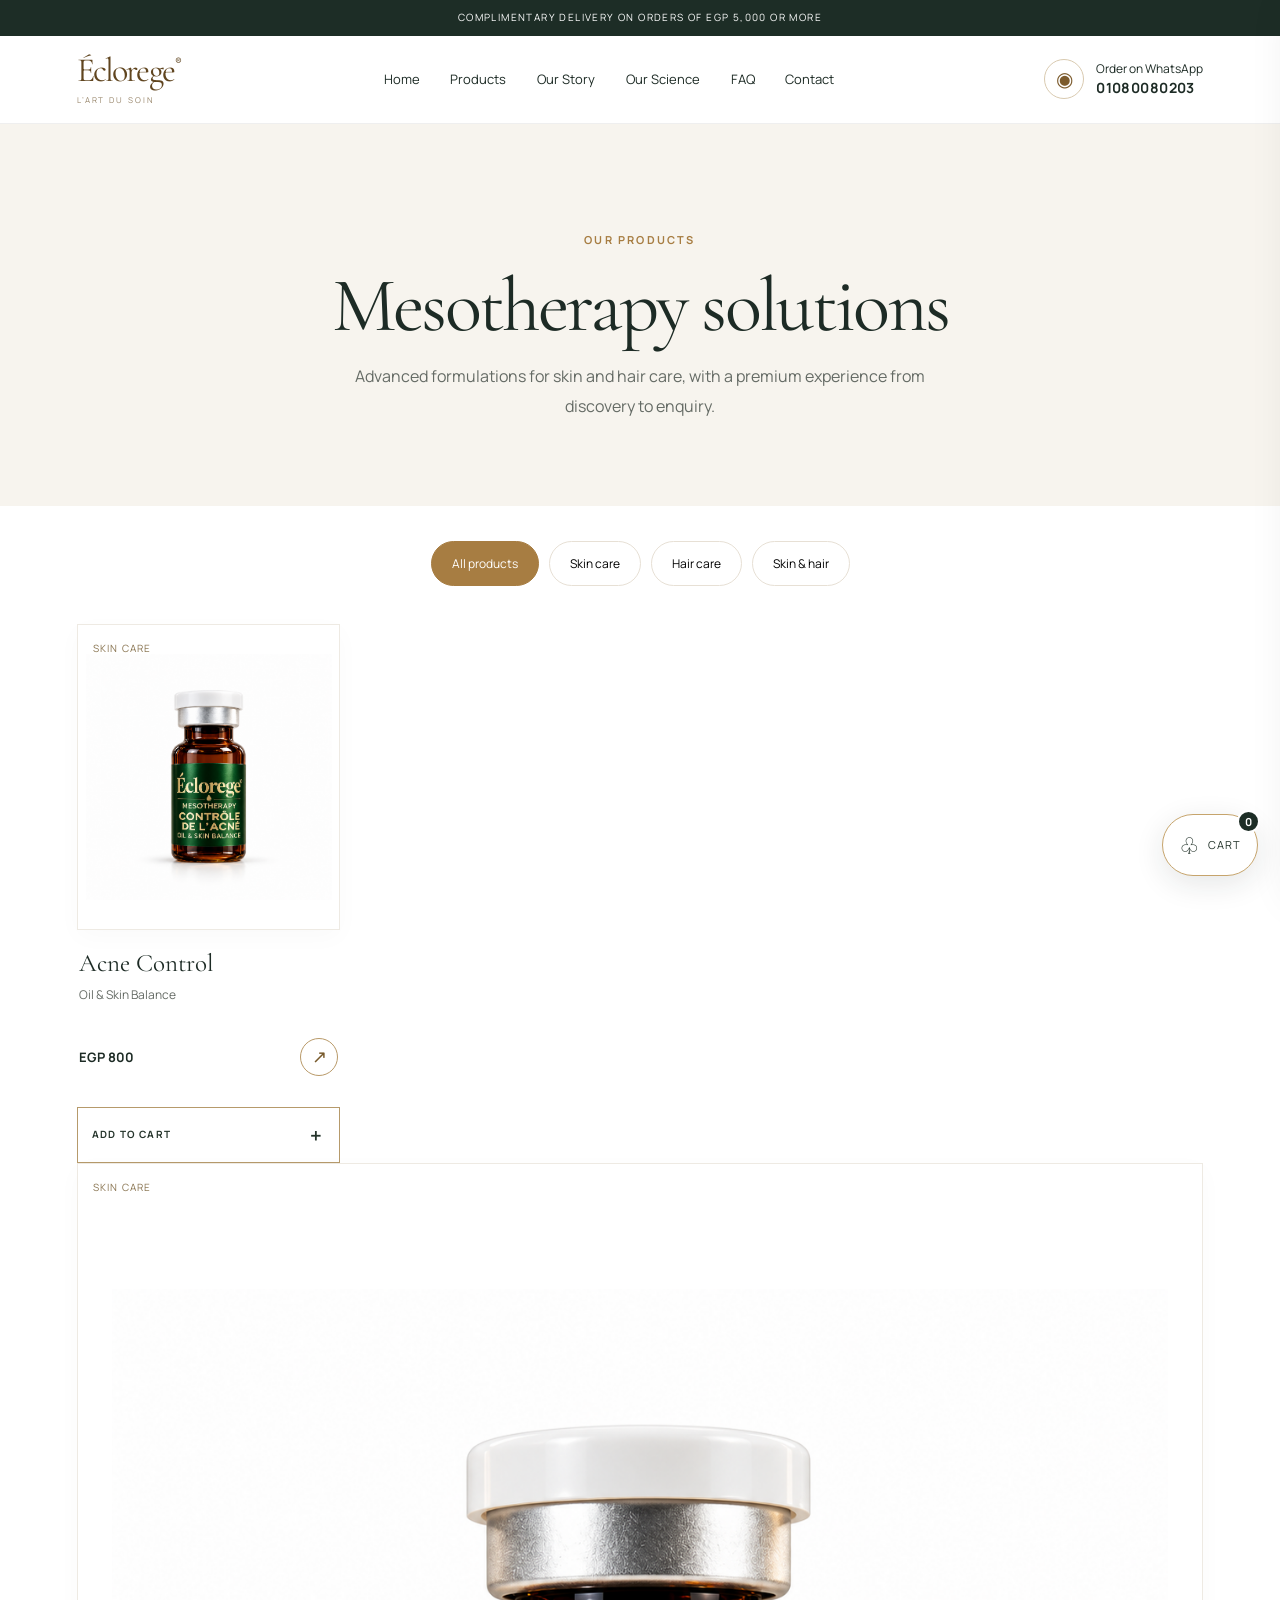
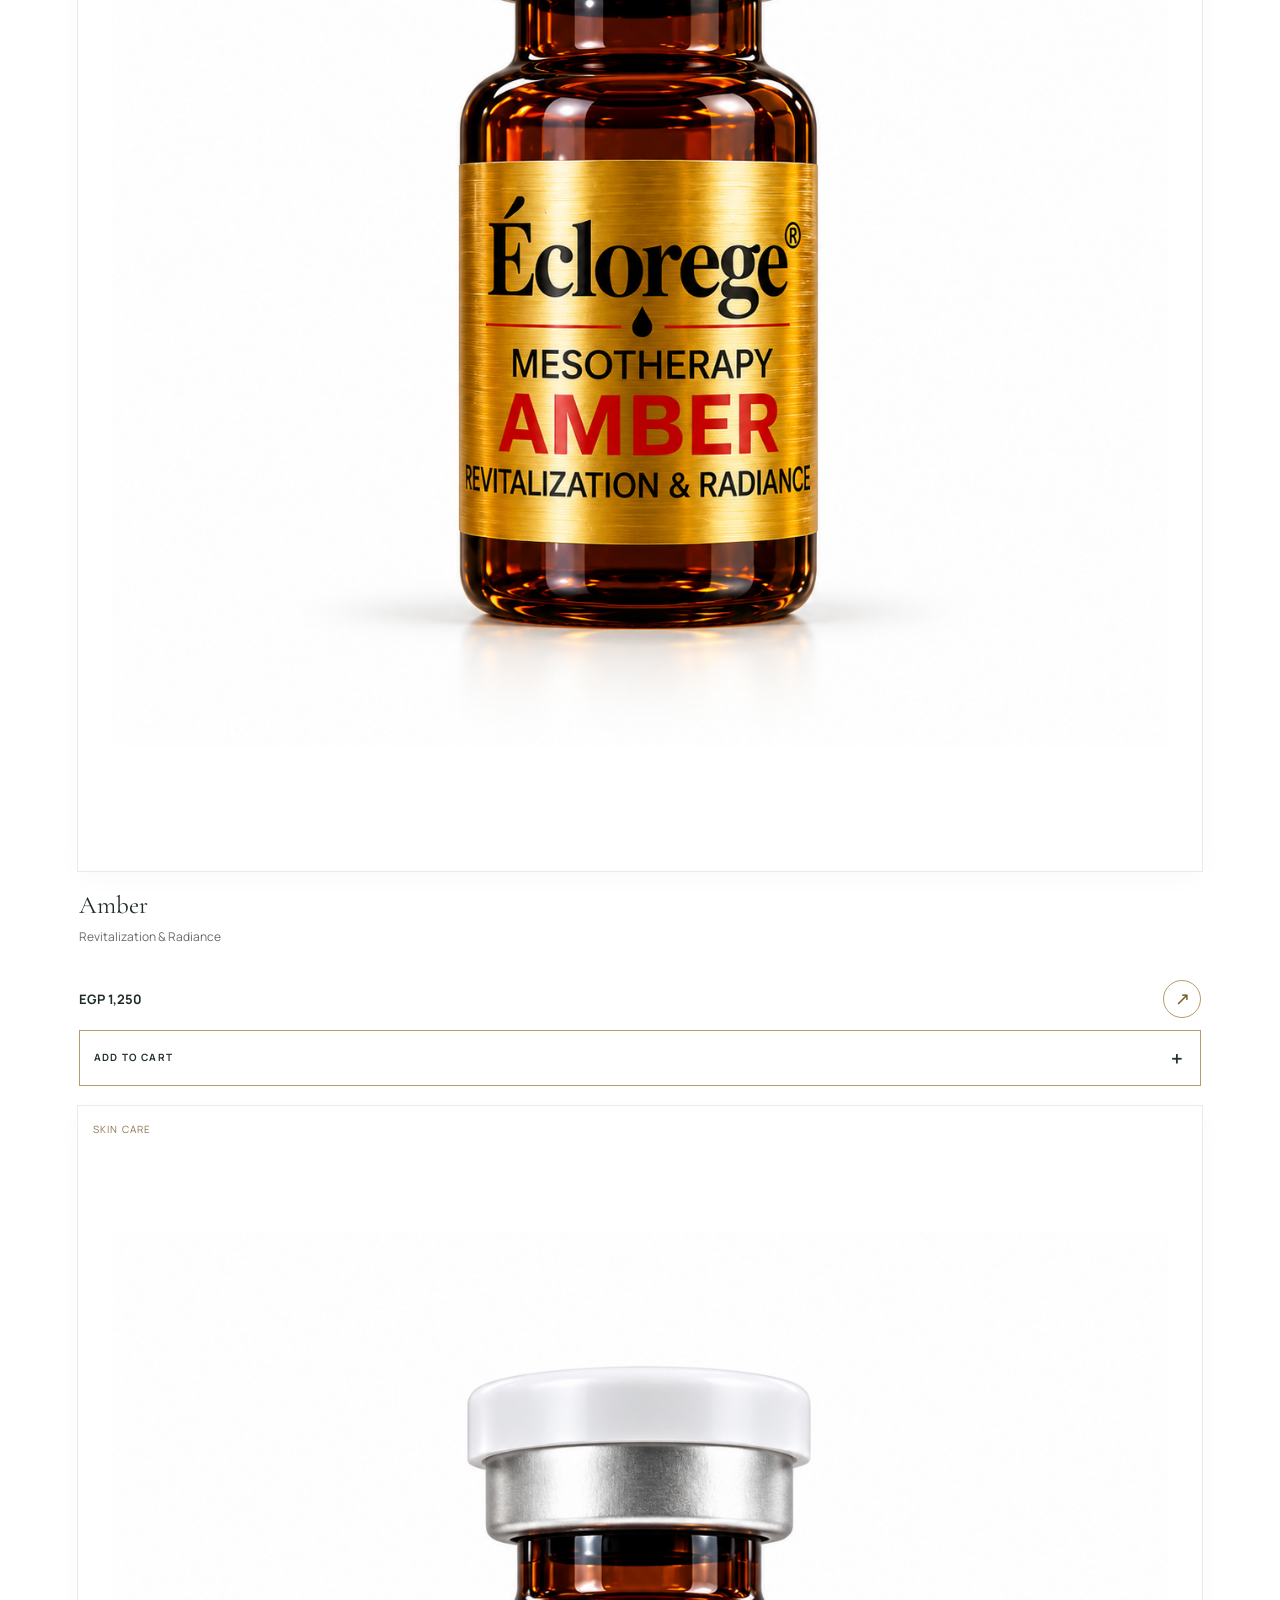
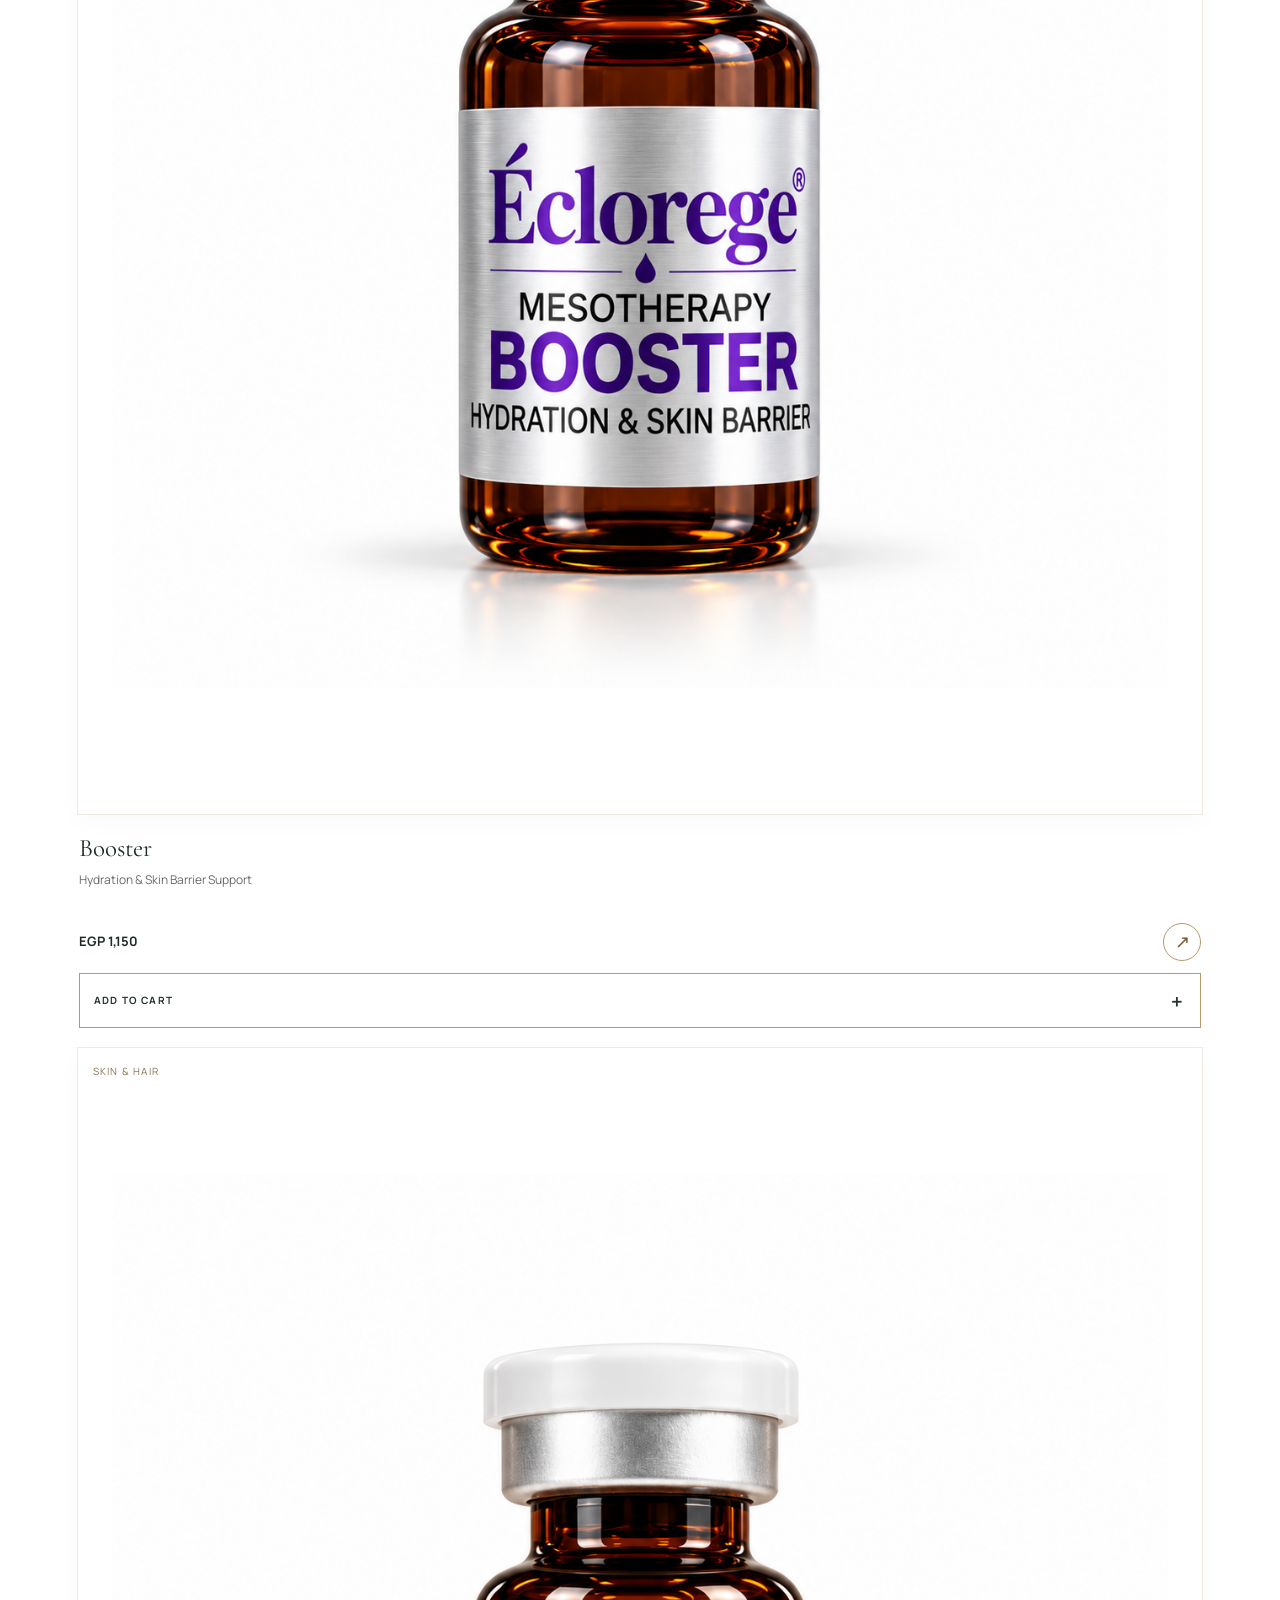
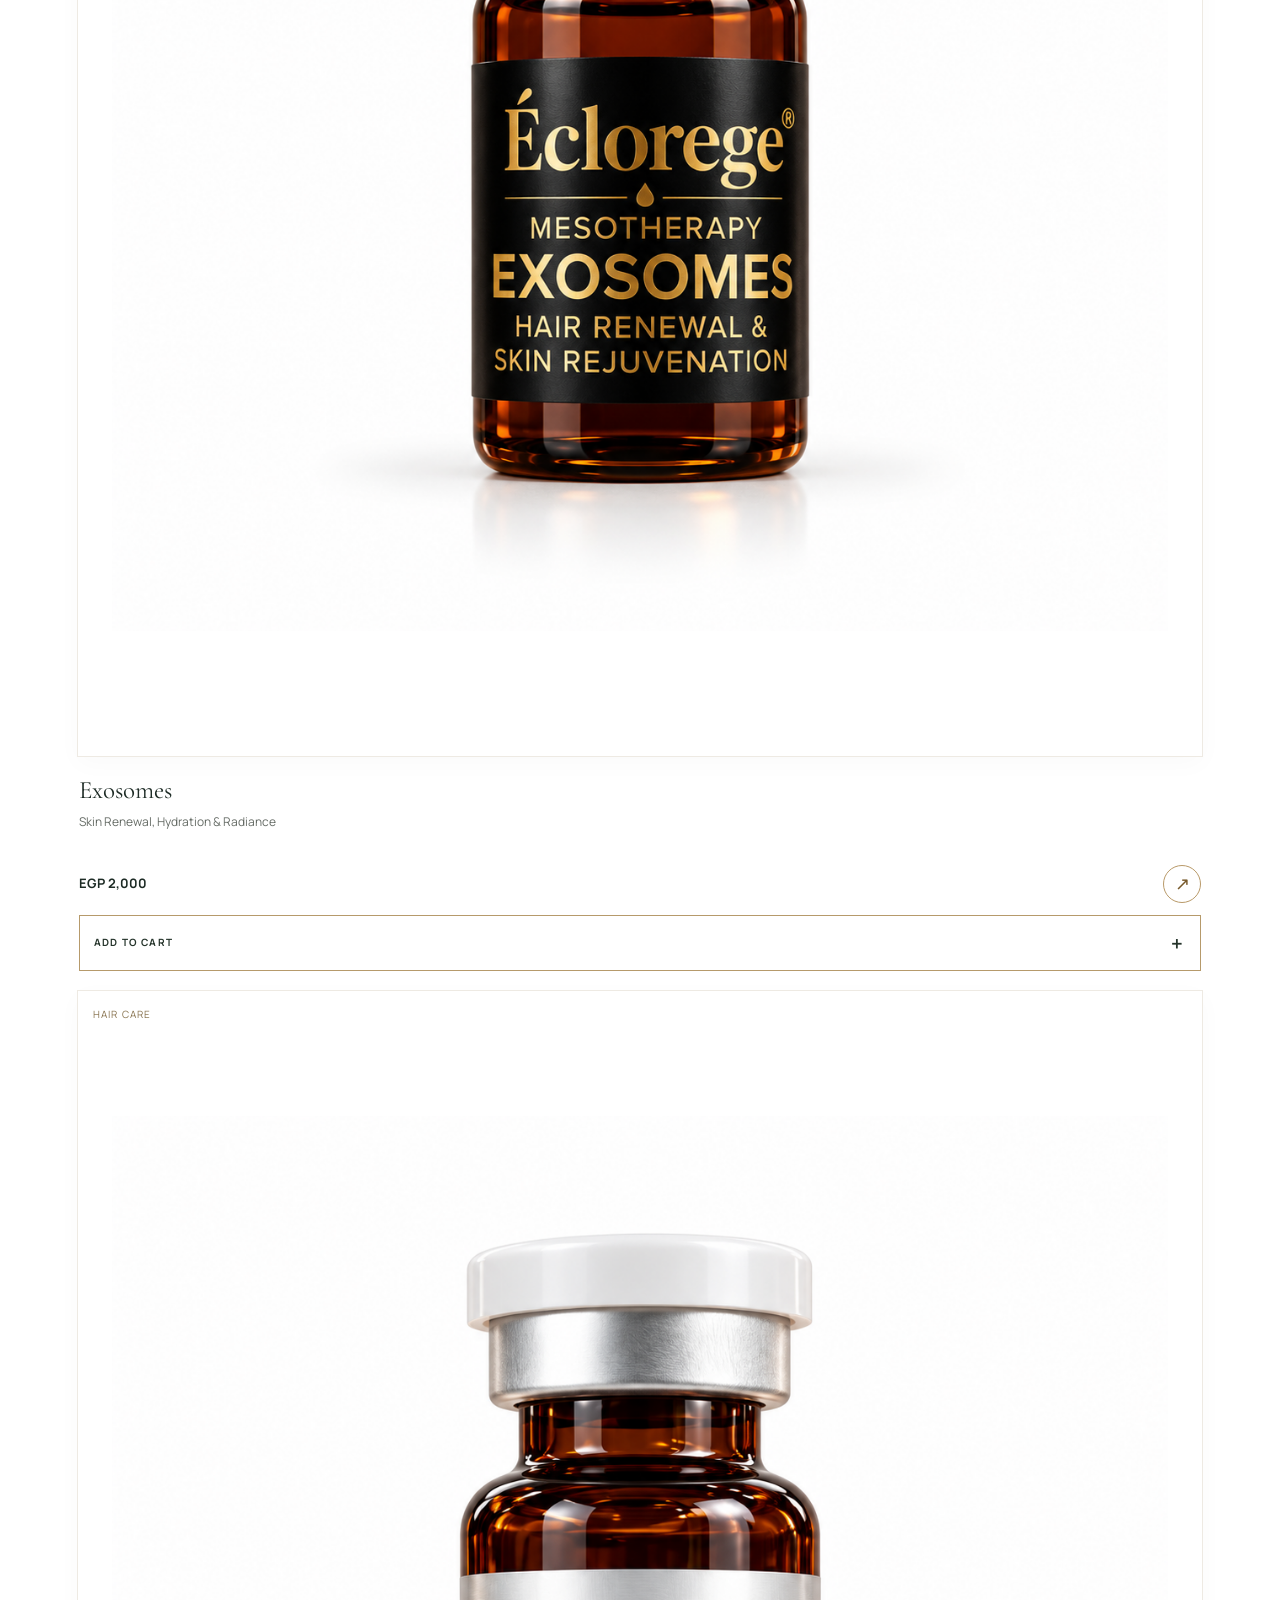
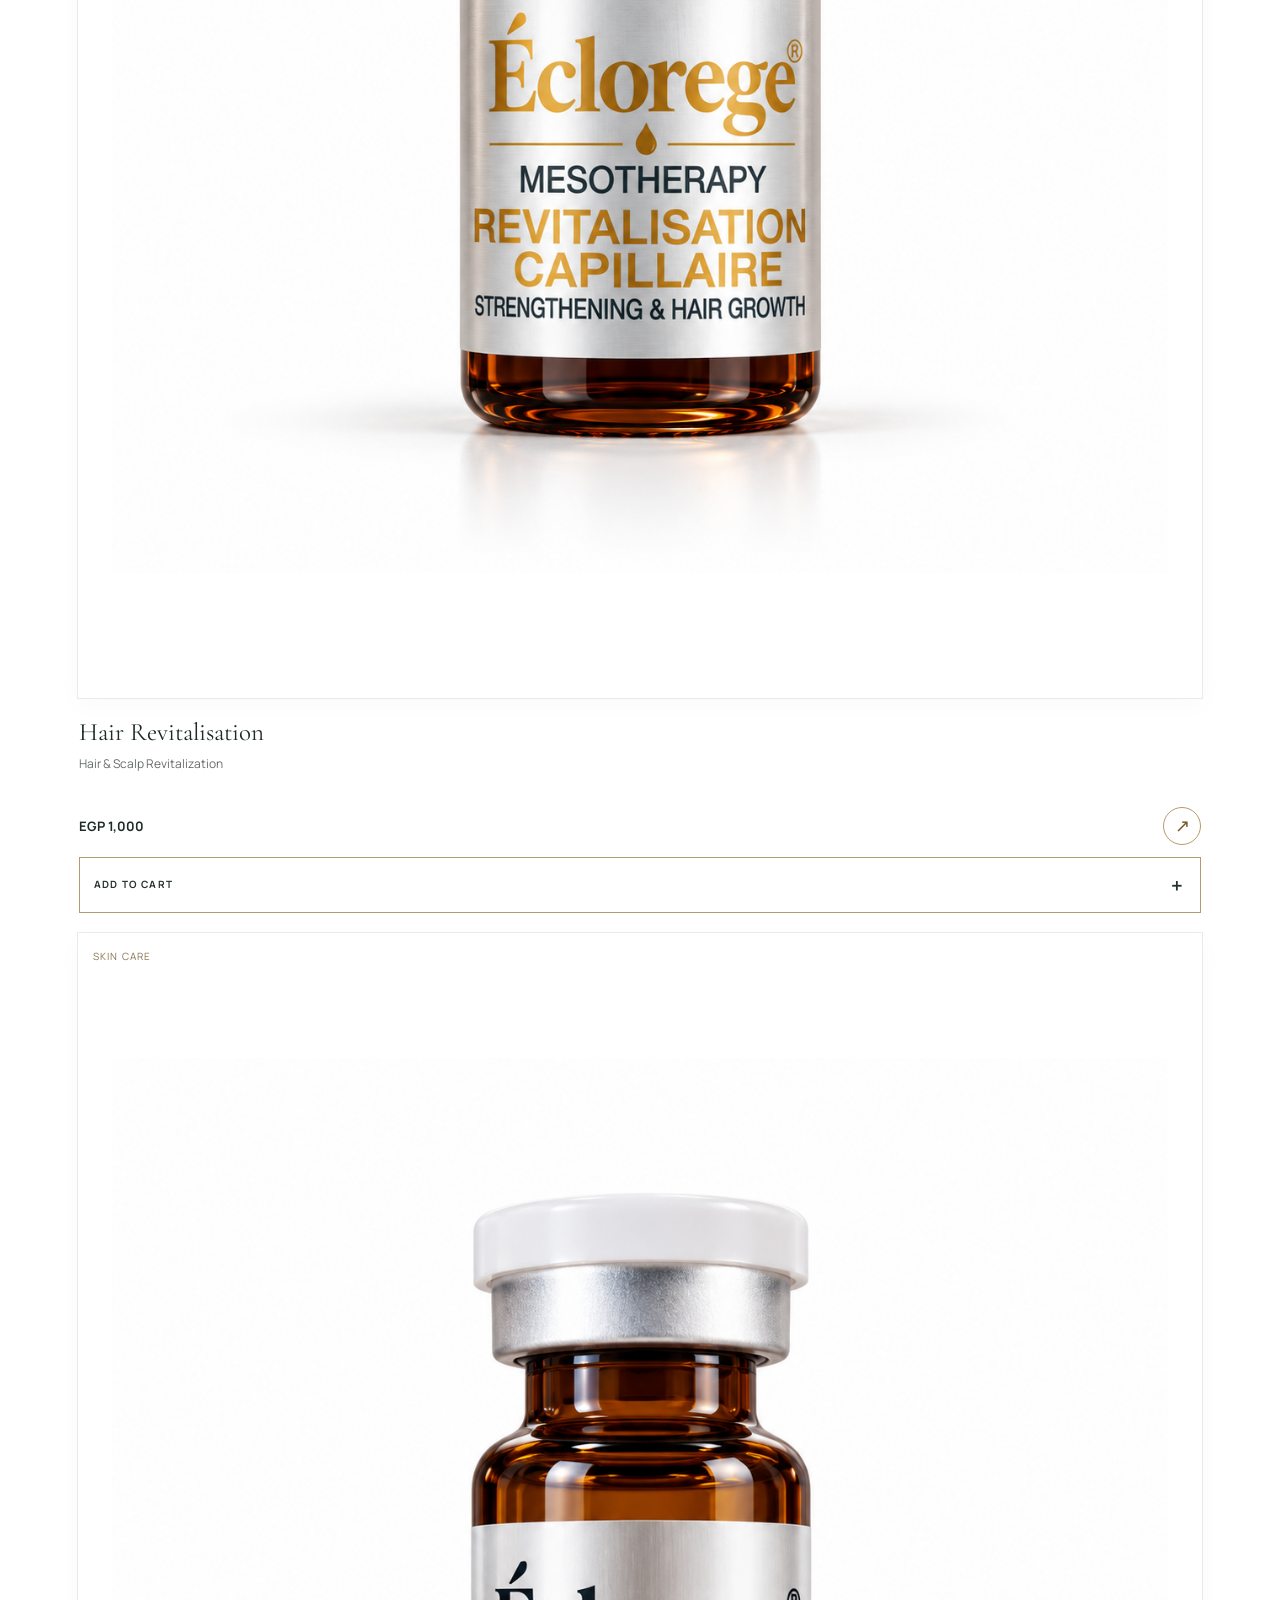
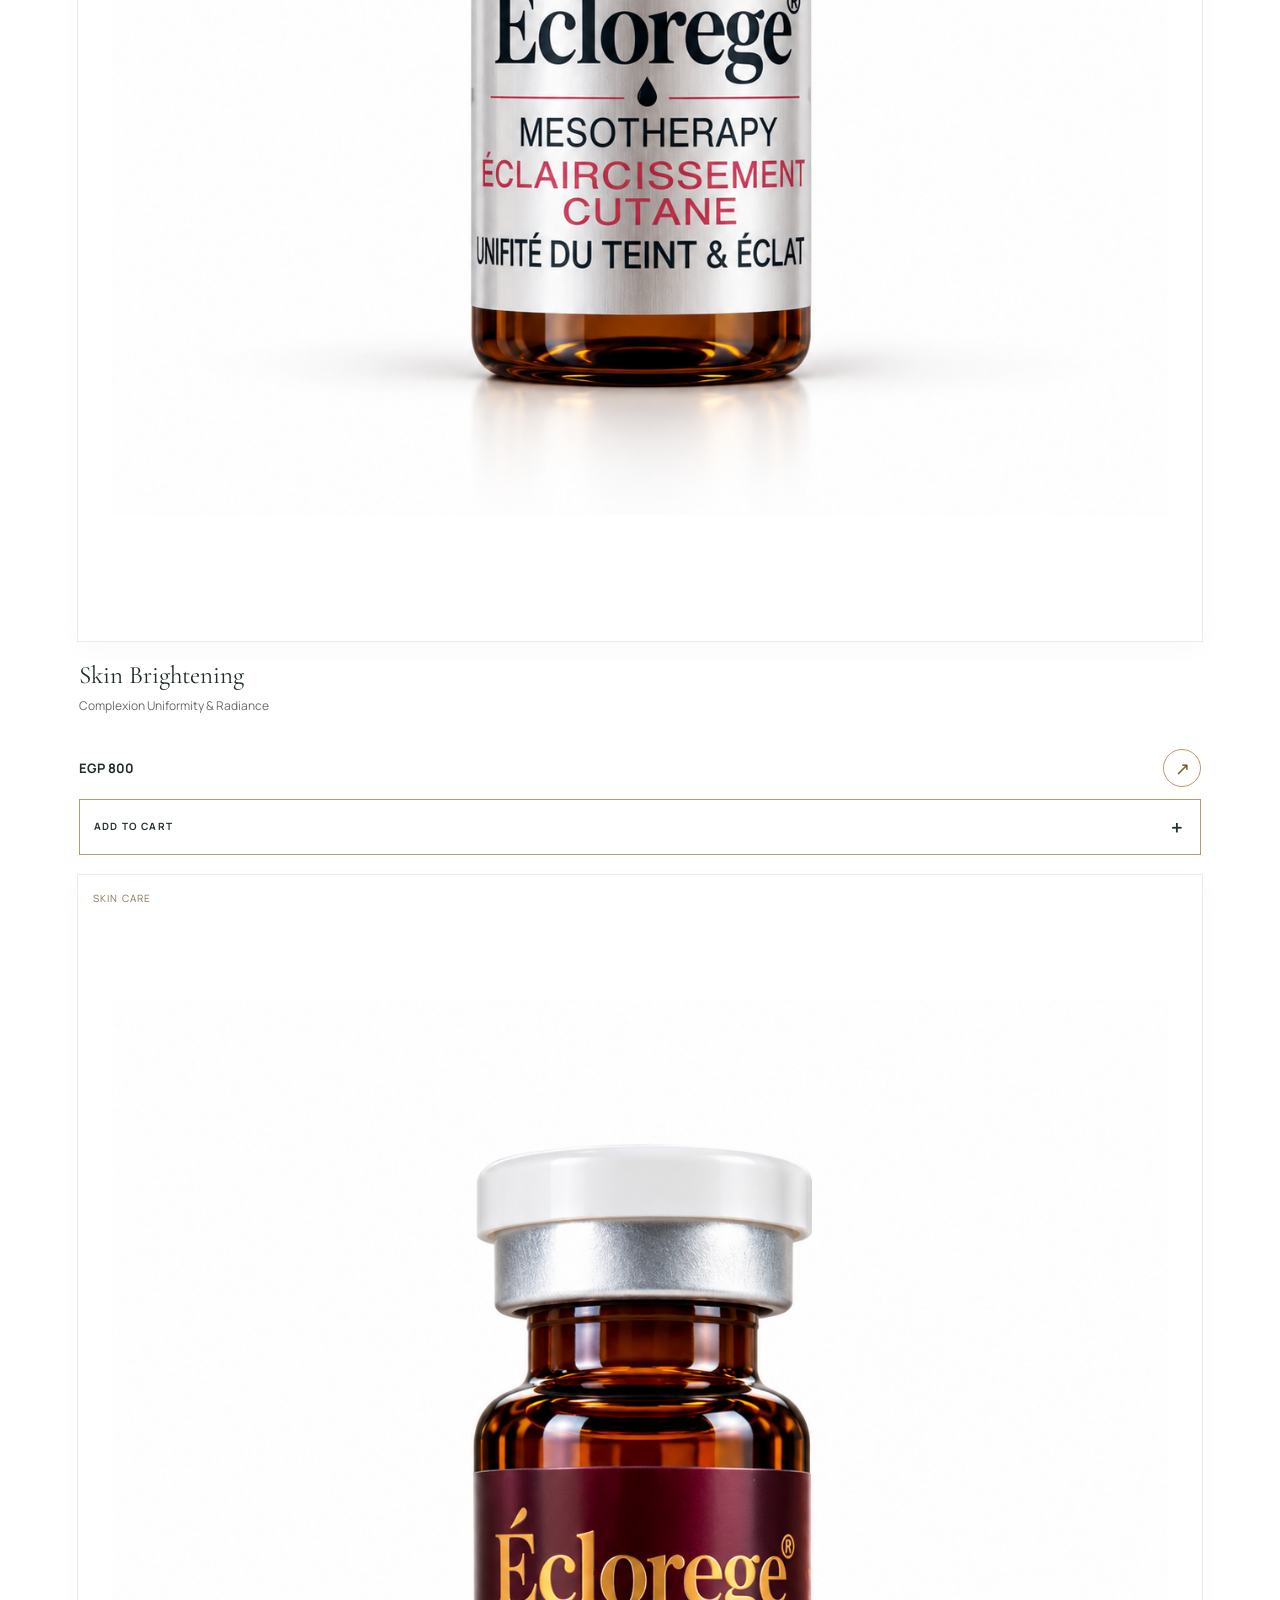
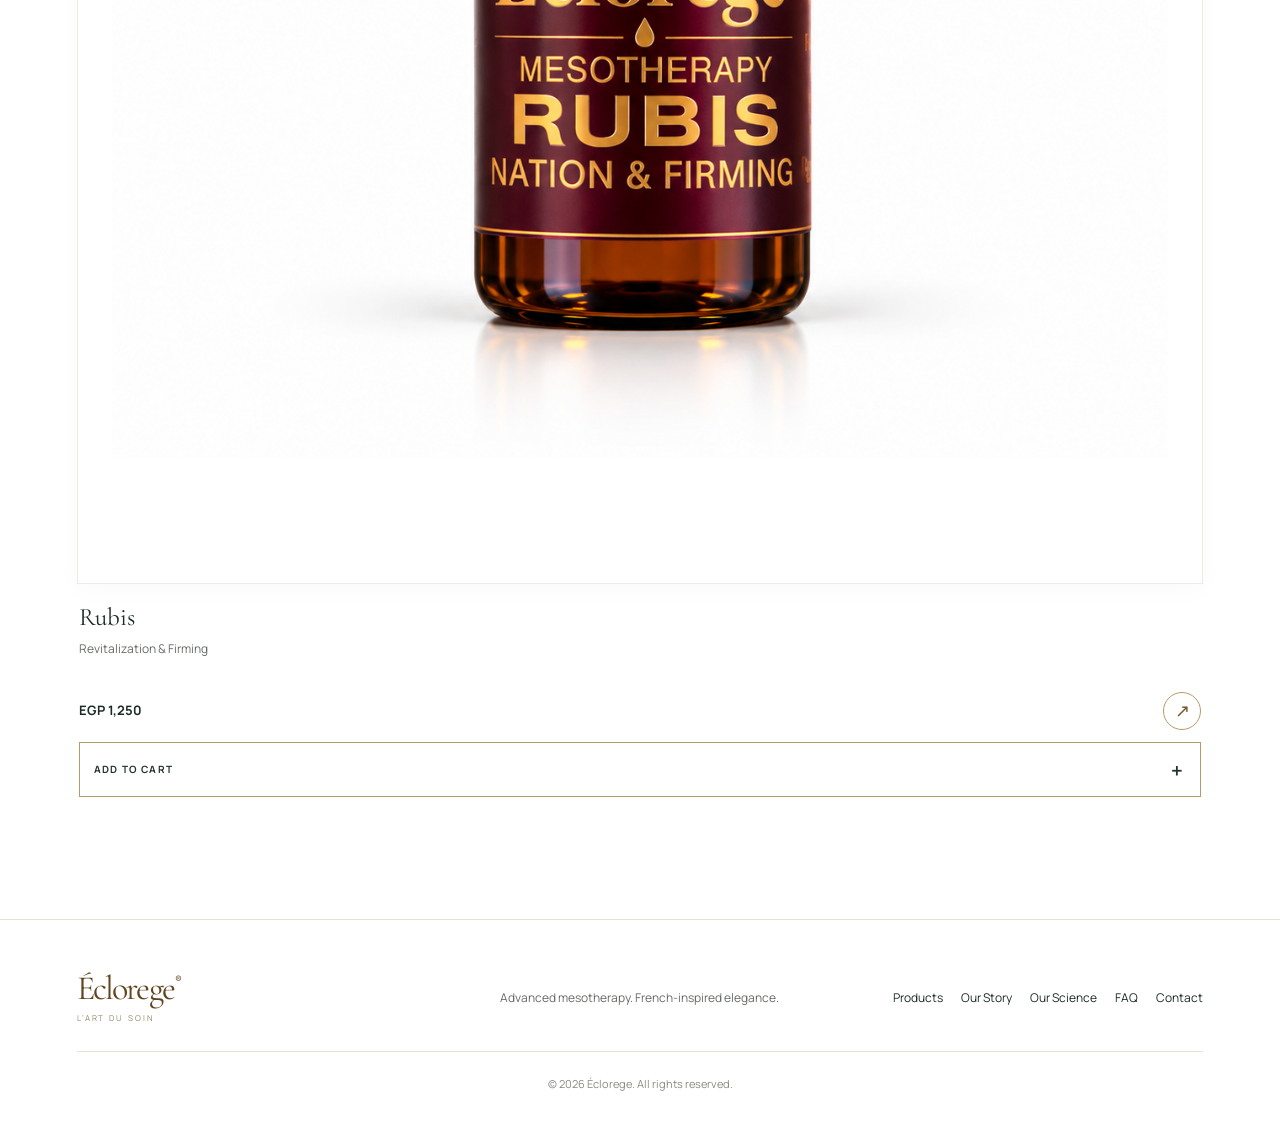
<file: collection.html>
<!doctype html><html lang="en"><head><meta charset="utf-8"><meta name="viewport" content="width=device-width,initial-scale=1"><title>Products | Éclorege</title><link rel="stylesheet" href="styles.css"></head><body><div class="announcement">Complimentary delivery on orders of EGP 5,000 or more</div><header class="site-header"><a class="wordmark" href="index.html" aria-label="Éclorege home">Éclorege<span>®</span><small>L’ART DU SOIN</small></a><button class="menu-toggle" aria-label="Open navigation" aria-expanded="false">☰</button><nav class="main-nav"><a href="index.html">Home</a><a href="collection.html">Products</a><a href="story.html">Our Story</a><a href="science.html">Our Science</a><a href="faq.html">FAQ</a><a href="contact.html">Contact</a></nav><a class="header-whatsapp" target="_blank" rel="noopener" href="https://wa.me/201080080203?text=Bonjour%20Éclorege%2C%20I%20would%20like%20to%20know%20more%20about%20your%20products."><span class="wa-icon">◉</span><span>Order on WhatsApp<strong>01080080203</strong></span></a></header><main><section class="page-hero"><span class="eyebrow">Our products</span><h1>Mesotherapy solutions</h1><p>Advanced formulations for skin and hair care, with a premium experience from discovery to enquiry.</p></section><section class="section" style="padding-top:45px"><div class="collection-tools"><button class="filter-btn active" data-filter="all">All products</button><button class="filter-btn" data-filter="SKIN CARE">Skin care</button><button class="filter-btn" data-filter="HAIR CARE">Hair care</button><button class="filter-btn" data-filter="SKIN & HAIR">Skin & hair</button></div><div class="product-grid"><article class="product-card" data-category="SKIN CARE"><a class="product-image" href="products/acne-control.html"><span class="product-tag">SKIN CARE</span><img src="assets/acne-control.png" alt="Éclorege Acne Control product vial on a white background" loading="lazy"></a><div class="product-meta"><h3><a class="product-title-link" href="products/acne-control.html">Acne Control</a></h3><p>Oil & Skin Balance</p><div class="product-bottom"><span class="price">EGP 800</span><a class="round-arrow" href="products/acne-control.html" aria-label="Discover Acne Control">↗</a></div></div><button class="add-cart-btn" type="button" data-add-cart data-id="acne-control" data-name="Acne Control" data-price="800" data-image="assets/acne-control.png">Add to Cart <span>＋</span></button></div></article><article class="product-card" data-category="SKIN CARE"><a class="product-image" href="products/amber.html"><span class="product-tag">SKIN CARE</span><img src="assets/amber.png" alt="Éclorege Amber product vial on a white background" loading="lazy"></a><div class="product-meta"><h3><a class="product-title-link" href="products/amber.html">Amber</a></h3><p>Revitalization & Radiance</p><div class="product-bottom"><span class="price">EGP 1,250</span><a class="round-arrow" href="products/amber.html" aria-label="Discover Amber">↗</a></div><button class="add-cart-btn" type="button" data-add-cart data-id="amber" data-name="Amber" data-price="1250" data-image="assets/amber.png">Add to Cart <span>＋</span></button></div></article><article class="product-card" data-category="SKIN CARE"><a class="product-image" href="products/booster.html"><span class="product-tag">SKIN CARE</span><img src="assets/booster.png" alt="Éclorege Booster product vial on a white background" loading="lazy"></a><div class="product-meta"><h3><a class="product-title-link" href="products/booster.html">Booster</a></h3><p>Hydration & Skin Barrier Support</p><div class="product-bottom"><span class="price">EGP 1,150</span><a class="round-arrow" href="products/booster.html" aria-label="Discover Booster">↗</a></div><button class="add-cart-btn" type="button" data-add-cart data-id="booster" data-name="Booster" data-price="1150" data-image="assets/booster.png">Add to Cart <span>＋</span></button></div></article><article class="product-card" data-category="SKIN & HAIR"><a class="product-image" href="products/exosomes.html"><span class="product-tag">SKIN & HAIR</span><img src="assets/exosomes.png" alt="Éclorege Exosomes product vial on a white background" loading="lazy"></a><div class="product-meta"><h3><a class="product-title-link" href="products/exosomes.html">Exosomes</a></h3><p>Skin Renewal, Hydration & Radiance</p><div class="product-bottom"><span class="price">EGP 2,000</span><a class="round-arrow" href="products/exosomes.html" aria-label="Discover Exosomes">↗</a></div><button class="add-cart-btn" type="button" data-add-cart data-id="exosomes" data-name="Exosomes" data-price="2000" data-image="assets/exosomes.png">Add to Cart <span>＋</span></button></div></article><article class="product-card" data-category="HAIR CARE"><a class="product-image" href="products/hair-revitalisation.html"><span class="product-tag">HAIR CARE</span><img src="assets/hair-revitalisation.png" alt="Éclorege Hair Revitalisation product vial on a white background" loading="lazy"></a><div class="product-meta"><h3><a class="product-title-link" href="products/hair-revitalisation.html">Hair Revitalisation</a></h3><p>Hair & Scalp Revitalization</p><div class="product-bottom"><span class="price">EGP 1,000</span><a class="round-arrow" href="products/hair-revitalisation.html" aria-label="Discover Hair Revitalisation">↗</a></div><button class="add-cart-btn" type="button" data-add-cart data-id="hair-revitalisation" data-name="Hair Revitalisation" data-price="1000" data-image="assets/hair-revitalisation.png">Add to Cart <span>＋</span></button></div></article><article class="product-card" data-category="SKIN CARE"><a class="product-image" href="products/eclaircissement-cutane.html"><span class="product-tag">SKIN CARE</span><img src="assets/eclaircissement-cutané.png" alt="Éclorege Skin Brightening product vial on a white background" loading="lazy"></a><div class="product-meta"><h3><a class="product-title-link" href="products/eclaircissement-cutane.html">Skin Brightening</a></h3><p>Complexion Uniformity & Radiance</p><div class="product-bottom"><span class="price">EGP 800</span><a class="round-arrow" href="products/eclaircissement-cutane.html" aria-label="Discover Skin Brightening">↗</a></div><button class="add-cart-btn" type="button" data-add-cart data-id="eclaircissement-cutane" data-name="Skin Brightening" data-price="800" data-image="assets/eclaircissement-cutané.png">Add to Cart <span>＋</span></button></div></article><article class="product-card" data-category="SKIN CARE"><a class="product-image" href="products/rubis.html"><span class="product-tag">SKIN CARE</span><img src="assets/rubis.png" alt="Éclorege Rubis product vial on a white background" loading="lazy"></a><div class="product-meta"><h3><a class="product-title-link" href="products/rubis.html">Rubis</a></h3><p>Revitalization & Firming</p><div class="product-bottom"><span class="price">EGP 1,250</span><a class="round-arrow" href="products/rubis.html" aria-label="Discover Rubis">↗</a></div><button class="add-cart-btn" type="button" data-add-cart data-id="rubis" data-name="Rubis" data-price="1250" data-image="assets/rubis.png">Add to Cart <span>＋</span></button></div></article></div></section></main><footer class="site-footer"><a class="wordmark" href="index.html">Éclorege<span>®</span><small>L’ART DU SOIN</small></a><p>Advanced mesotherapy. French-inspired elegance.</p><div class="footer-links"><a href="collection.html">Products</a><a href="story.html">Our Story</a><a href="science.html">Our Science</a><a href="faq.html">FAQ</a><a href="contact.html">Contact</a></div><small>© 2026 Éclorege. All rights reserved.</small></footer><script src="app.js"></script>
<button class="cart-fab" type="button" aria-label="Open shopping cart" data-cart-open><span class="cart-bag">♧</span><span class="cart-fab-label">Cart</span><b class="cart-count" data-cart-count>0</b></button>
<div class="cart-backdrop" data-cart-close></div>
<aside class="cart-drawer" aria-label="Shopping cart" aria-hidden="true"><div class="cart-head"><div><span class="cart-kicker">ÉCLOREGE</span><h2>Your selection</h2></div><button class="cart-close" type="button" aria-label="Close cart" data-cart-close>×</button></div><div class="cart-items" data-cart-items><div class="cart-empty">Your selection will appear here.<br><span>Add a product to begin.</span></div></div><div class="cart-summary"><div class="cart-subtotal"><span>Subtotal</span><strong data-cart-total>EGP 0</strong></div><p>Delivery fees, if applicable, will be confirmed on WhatsApp.</p><button type="button" class="btn btn-gold cart-checkout" data-cart-checkout>Continue to checkout <span>→</span></button><button type="button" class="cart-continue" data-cart-close>Continue shopping</button></div></aside>
<div class="checkout-modal" data-checkout-modal aria-hidden="true"><div class="checkout-card"><button class="cart-close checkout-x" type="button" data-checkout-close aria-label="Close checkout">×</button><span class="cart-kicker">ÉCLOREGE</span><h2>Delivery details</h2><p>Complete your details to prepare your WhatsApp order.</p><form data-checkout-form><label>Full name<input name="name" required autocomplete="name" placeholder="Your full name"></label><div class="checkout-row"><label>Mobile number<input name="phone" required type="tel" autocomplete="tel" placeholder="01xxxxxxxxx"></label><label>Governorate<input name="governorate" required placeholder="e.g. Cairo"></label></div><label>Area / district<input name="area" required placeholder="Area or district"></label><label>Full address<textarea name="address" required rows="3" placeholder="Street, building, floor, apartment..."></textarea></label><label>Additional notes <span class="optional">(optional)</span><textarea name="notes" rows="2" placeholder="Landmark or delivery notes"></textarea></label><div class="checkout-total"><span>Order subtotal</span><strong data-checkout-total>EGP 0</strong></div><button class="btn btn-gold checkout-submit" type="submit">Send order via WhatsApp <span>↗</span></button></form></div></div>

<script src="cart.js"></script>
</body></html>
</file>
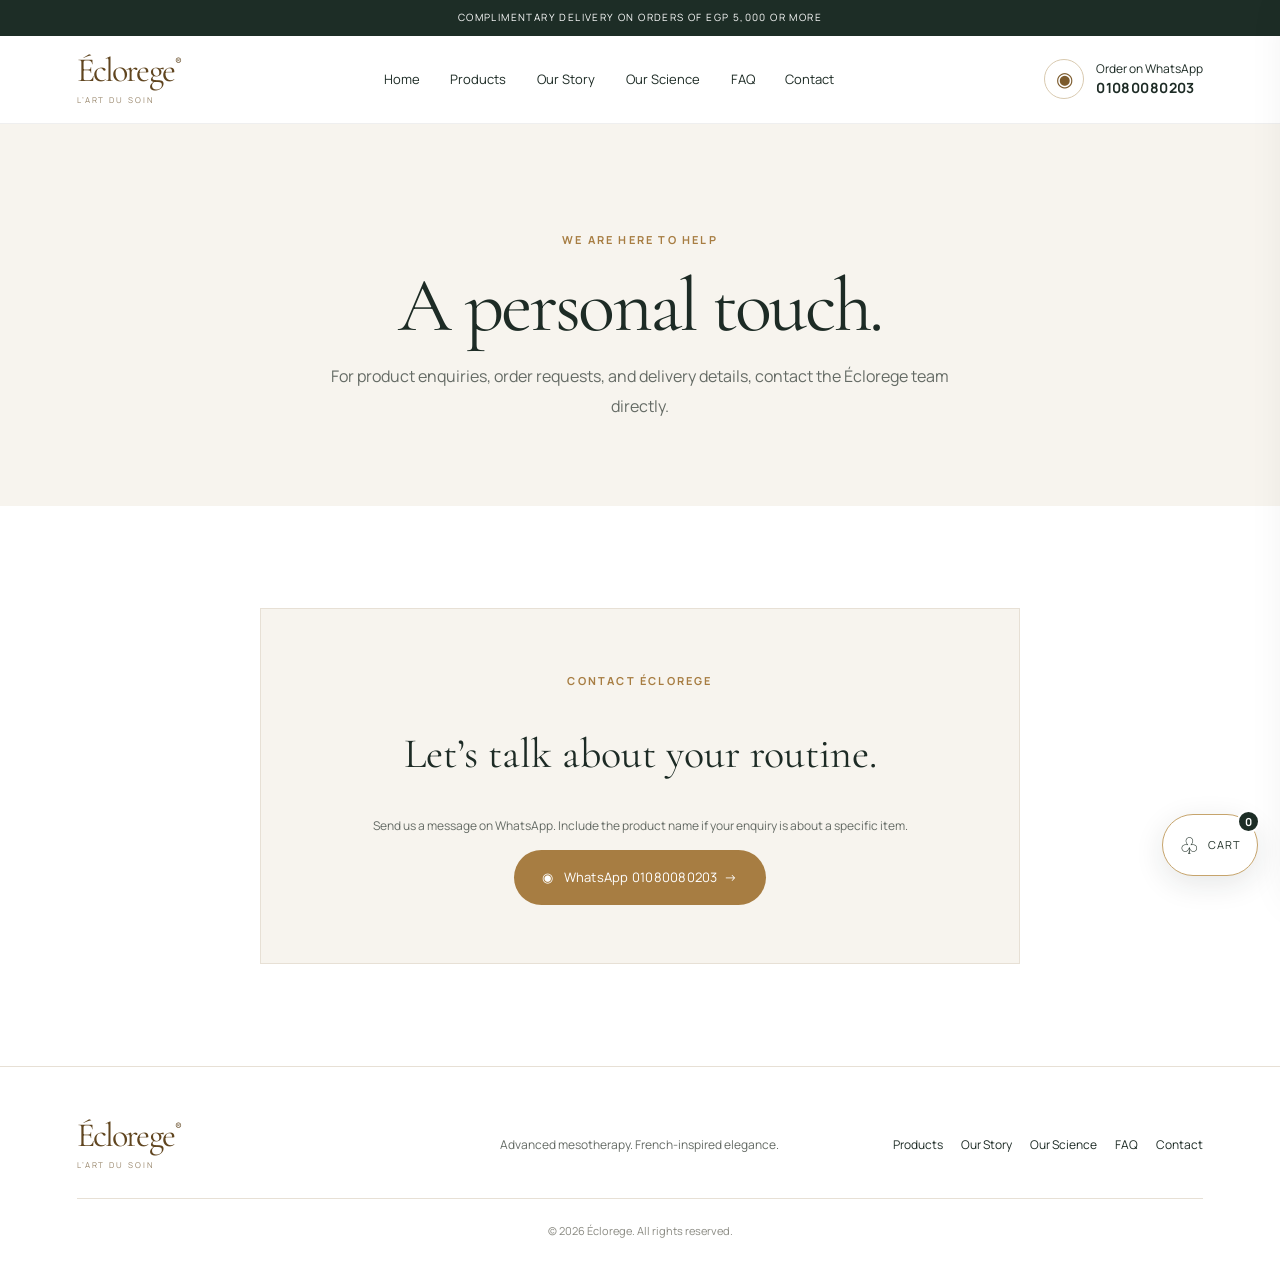
<file: contact.html>
<!doctype html><html lang="en"><head><meta charset="utf-8"><meta name="viewport" content="width=device-width,initial-scale=1"><title>Contact | Éclorege</title><link rel="stylesheet" href="styles.css"></head><body><div class="announcement">Complimentary delivery on orders of EGP 5,000 or more</div><header class="site-header"><a class="wordmark" href="index.html" aria-label="Éclorege home">Éclorege<span>®</span><small>L’ART DU SOIN</small></a><button class="menu-toggle" aria-label="Open navigation" aria-expanded="false">☰</button><nav class="main-nav"><a href="index.html">Home</a><a href="collection.html">Products</a><a href="story.html">Our Story</a><a href="science.html">Our Science</a><a href="faq.html">FAQ</a><a href="contact.html">Contact</a></nav><a class="header-whatsapp" target="_blank" rel="noopener" href="https://wa.me/201080080203?text=Bonjour%20Éclorege%2C%20I%20would%20like%20to%20know%20more%20about%20your%20products."><span class="wa-icon">◉</span><span>Order on WhatsApp<strong>01080080203</strong></span></a></header><main><section class="page-hero"><span class="eyebrow">We are here to help</span><h1>A personal touch.</h1><p>For product enquiries, order requests, and delivery details, contact the Éclorege team directly.</p></section><section class="section"><div class="contact-panel"><span class="eyebrow">Contact Éclorege</span><h2 style="font:42px var(--serif);font-weight:400">Let’s talk about your routine.</h2><p style="color:var(--muted);font-size:12px;line-height:2">Send us a message on WhatsApp. Include the product name if your enquiry is about a specific item.</p><a class="btn btn-gold" target="_blank" rel="noopener" href="https://wa.me/201080080203?text=Bonjour%20Éclorege%2C%20I%20would%20like%20to%20make%20an%20enquiry.">◉ &nbsp; WhatsApp 01080080203&nbsp; →</a></div></section></main><footer class="site-footer"><a class="wordmark" href="index.html">Éclorege<span>®</span><small>L’ART DU SOIN</small></a><p>Advanced mesotherapy. French-inspired elegance.</p><div class="footer-links"><a href="collection.html">Products</a><a href="story.html">Our Story</a><a href="science.html">Our Science</a><a href="faq.html">FAQ</a><a href="contact.html">Contact</a></div><small>© 2026 Éclorege. All rights reserved.</small></footer><script src="app.js"></script>
<button class="cart-fab" type="button" aria-label="Open shopping cart" data-cart-open><span class="cart-bag">♧</span><span class="cart-fab-label">Cart</span><b class="cart-count" data-cart-count>0</b></button>
<div class="cart-backdrop" data-cart-close></div>
<aside class="cart-drawer" aria-label="Shopping cart" aria-hidden="true"><div class="cart-head"><div><span class="cart-kicker">ÉCLOREGE</span><h2>Your selection</h2></div><button class="cart-close" type="button" aria-label="Close cart" data-cart-close>×</button></div><div class="cart-items" data-cart-items><div class="cart-empty">Your selection will appear here.<br><span>Add a product to begin.</span></div></div><div class="cart-summary"><div class="cart-subtotal"><span>Subtotal</span><strong data-cart-total>EGP 0</strong></div><p>Delivery fees, if applicable, will be confirmed on WhatsApp.</p><button type="button" class="btn btn-gold cart-checkout" data-cart-checkout>Continue to checkout <span>→</span></button><button type="button" class="cart-continue" data-cart-close>Continue shopping</button></div></aside>
<div class="checkout-modal" data-checkout-modal aria-hidden="true"><div class="checkout-card"><button class="cart-close checkout-x" type="button" data-checkout-close aria-label="Close checkout">×</button><span class="cart-kicker">ÉCLOREGE</span><h2>Delivery details</h2><p>Complete your details to prepare your WhatsApp order.</p><form data-checkout-form><label>Full name<input name="name" required autocomplete="name" placeholder="Your full name"></label><div class="checkout-row"><label>Mobile number<input name="phone" required type="tel" autocomplete="tel" placeholder="01xxxxxxxxx"></label><label>Governorate<input name="governorate" required placeholder="e.g. Cairo"></label></div><label>Area / district<input name="area" required placeholder="Area or district"></label><label>Full address<textarea name="address" required rows="3" placeholder="Street, building, floor, apartment..."></textarea></label><label>Additional notes <span class="optional">(optional)</span><textarea name="notes" rows="2" placeholder="Landmark or delivery notes"></textarea></label><div class="checkout-total"><span>Order subtotal</span><strong data-checkout-total>EGP 0</strong></div><button class="btn btn-gold checkout-submit" type="submit">Send order via WhatsApp <span>↗</span></button></form></div></div>

<script src="cart.js"></script>
</body></html>
</file>
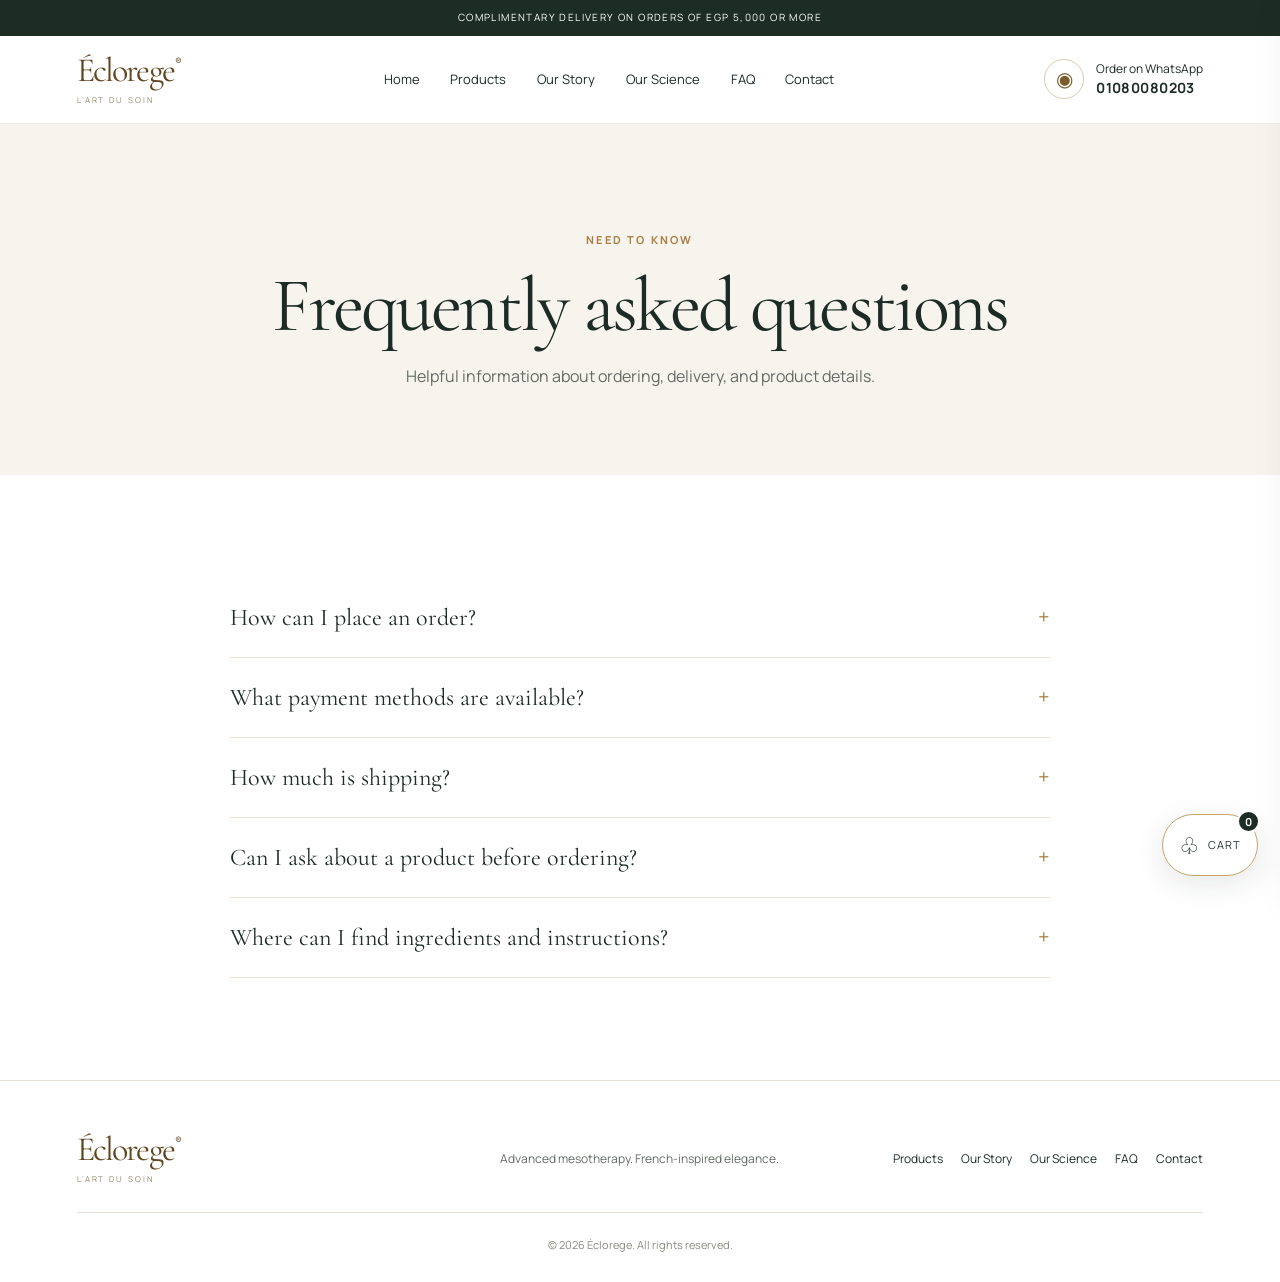
<file: faq.html>
<!doctype html><html lang="en"><head><meta charset="utf-8"><meta name="viewport" content="width=device-width,initial-scale=1"><title>FAQ | Éclorege</title><link rel="stylesheet" href="styles.css"></head><body><div class="announcement">Complimentary delivery on orders of EGP 5,000 or more</div><header class="site-header"><a class="wordmark" href="index.html" aria-label="Éclorege home">Éclorege<span>®</span><small>L’ART DU SOIN</small></a><button class="menu-toggle" aria-label="Open navigation" aria-expanded="false">☰</button><nav class="main-nav"><a href="index.html">Home</a><a href="collection.html">Products</a><a href="story.html">Our Story</a><a href="science.html">Our Science</a><a href="faq.html">FAQ</a><a href="contact.html">Contact</a></nav><a class="header-whatsapp" target="_blank" rel="noopener" href="https://wa.me/201080080203?text=Bonjour%20Éclorege%2C%20I%20would%20like%20to%20know%20more%20about%20your%20products."><span class="wa-icon">◉</span><span>Order on WhatsApp<strong>01080080203</strong></span></a></header><main><section class="page-hero"><span class="eyebrow">Need to know</span><h1>Frequently asked questions</h1><p>Helpful information about ordering, delivery, and product details.</p></section><section class="section"><div class="faq-list"><details><summary>How can I place an order?</summary><p>Open the product page and select “Order on WhatsApp”. Your message will include the product name and price. Our team can confirm availability and delivery details.</p></details><details><summary>What payment methods are available?</summary><p>Payment and order confirmation are arranged directly with our team on WhatsApp. Please confirm the available method when placing your order.</p></details><details><summary>How much is shipping?</summary><p>Greater Cairo: EGP 100. Outside Greater Cairo: EGP 150. Complimentary delivery applies to orders of EGP 5,000 or more, subject to confirmation by our team.</p></details><details><summary>Can I ask about a product before ordering?</summary><p>Yes. Contact us on WhatsApp at 01080080203 and mention the product you are interested in.</p></details><details><summary>Where can I find ingredients and instructions?</summary><p>Please refer to the official product packaging and supplier documentation, or ask our team for verified product information.</p></details></div></section></main><footer class="site-footer"><a class="wordmark" href="index.html">Éclorege<span>®</span><small>L’ART DU SOIN</small></a><p>Advanced mesotherapy. French-inspired elegance.</p><div class="footer-links"><a href="collection.html">Products</a><a href="story.html">Our Story</a><a href="science.html">Our Science</a><a href="faq.html">FAQ</a><a href="contact.html">Contact</a></div><small>© 2026 Éclorege. All rights reserved.</small></footer><script src="app.js"></script>
<button class="cart-fab" type="button" aria-label="Open shopping cart" data-cart-open><span class="cart-bag">♧</span><span class="cart-fab-label">Cart</span><b class="cart-count" data-cart-count>0</b></button>
<div class="cart-backdrop" data-cart-close></div>
<aside class="cart-drawer" aria-label="Shopping cart" aria-hidden="true"><div class="cart-head"><div><span class="cart-kicker">ÉCLOREGE</span><h2>Your selection</h2></div><button class="cart-close" type="button" aria-label="Close cart" data-cart-close>×</button></div><div class="cart-items" data-cart-items><div class="cart-empty">Your selection will appear here.<br><span>Add a product to begin.</span></div></div><div class="cart-summary"><div class="cart-subtotal"><span>Subtotal</span><strong data-cart-total>EGP 0</strong></div><p>Delivery fees, if applicable, will be confirmed on WhatsApp.</p><button type="button" class="btn btn-gold cart-checkout" data-cart-checkout>Continue to checkout <span>→</span></button><button type="button" class="cart-continue" data-cart-close>Continue shopping</button></div></aside>
<div class="checkout-modal" data-checkout-modal aria-hidden="true"><div class="checkout-card"><button class="cart-close checkout-x" type="button" data-checkout-close aria-label="Close checkout">×</button><span class="cart-kicker">ÉCLOREGE</span><h2>Delivery details</h2><p>Complete your details to prepare your WhatsApp order.</p><form data-checkout-form><label>Full name<input name="name" required autocomplete="name" placeholder="Your full name"></label><div class="checkout-row"><label>Mobile number<input name="phone" required type="tel" autocomplete="tel" placeholder="01xxxxxxxxx"></label><label>Governorate<input name="governorate" required placeholder="e.g. Cairo"></label></div><label>Area / district<input name="area" required placeholder="Area or district"></label><label>Full address<textarea name="address" required rows="3" placeholder="Street, building, floor, apartment..."></textarea></label><label>Additional notes <span class="optional">(optional)</span><textarea name="notes" rows="2" placeholder="Landmark or delivery notes"></textarea></label><div class="checkout-total"><span>Order subtotal</span><strong data-checkout-total>EGP 0</strong></div><button class="btn btn-gold checkout-submit" type="submit">Send order via WhatsApp <span>↗</span></button></form></div></div>

<script src="cart.js"></script>
</body></html>
</file>
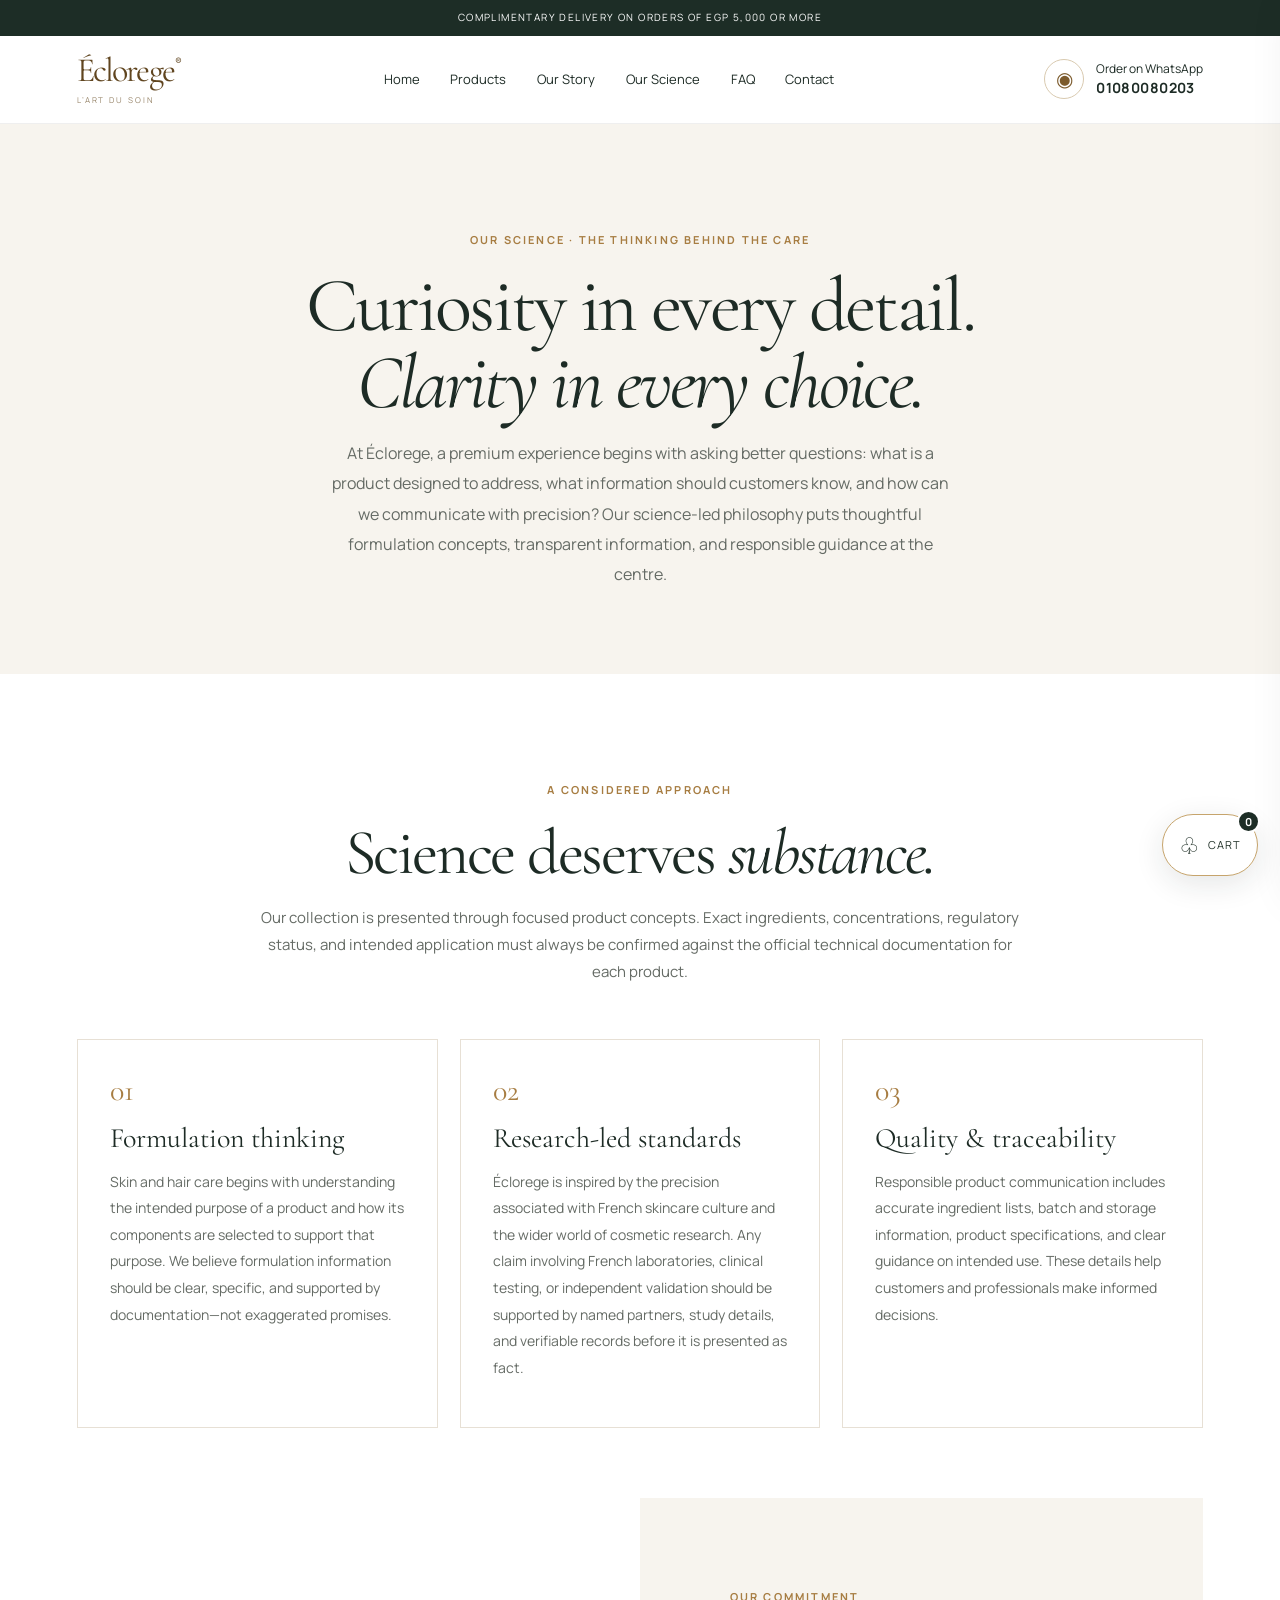
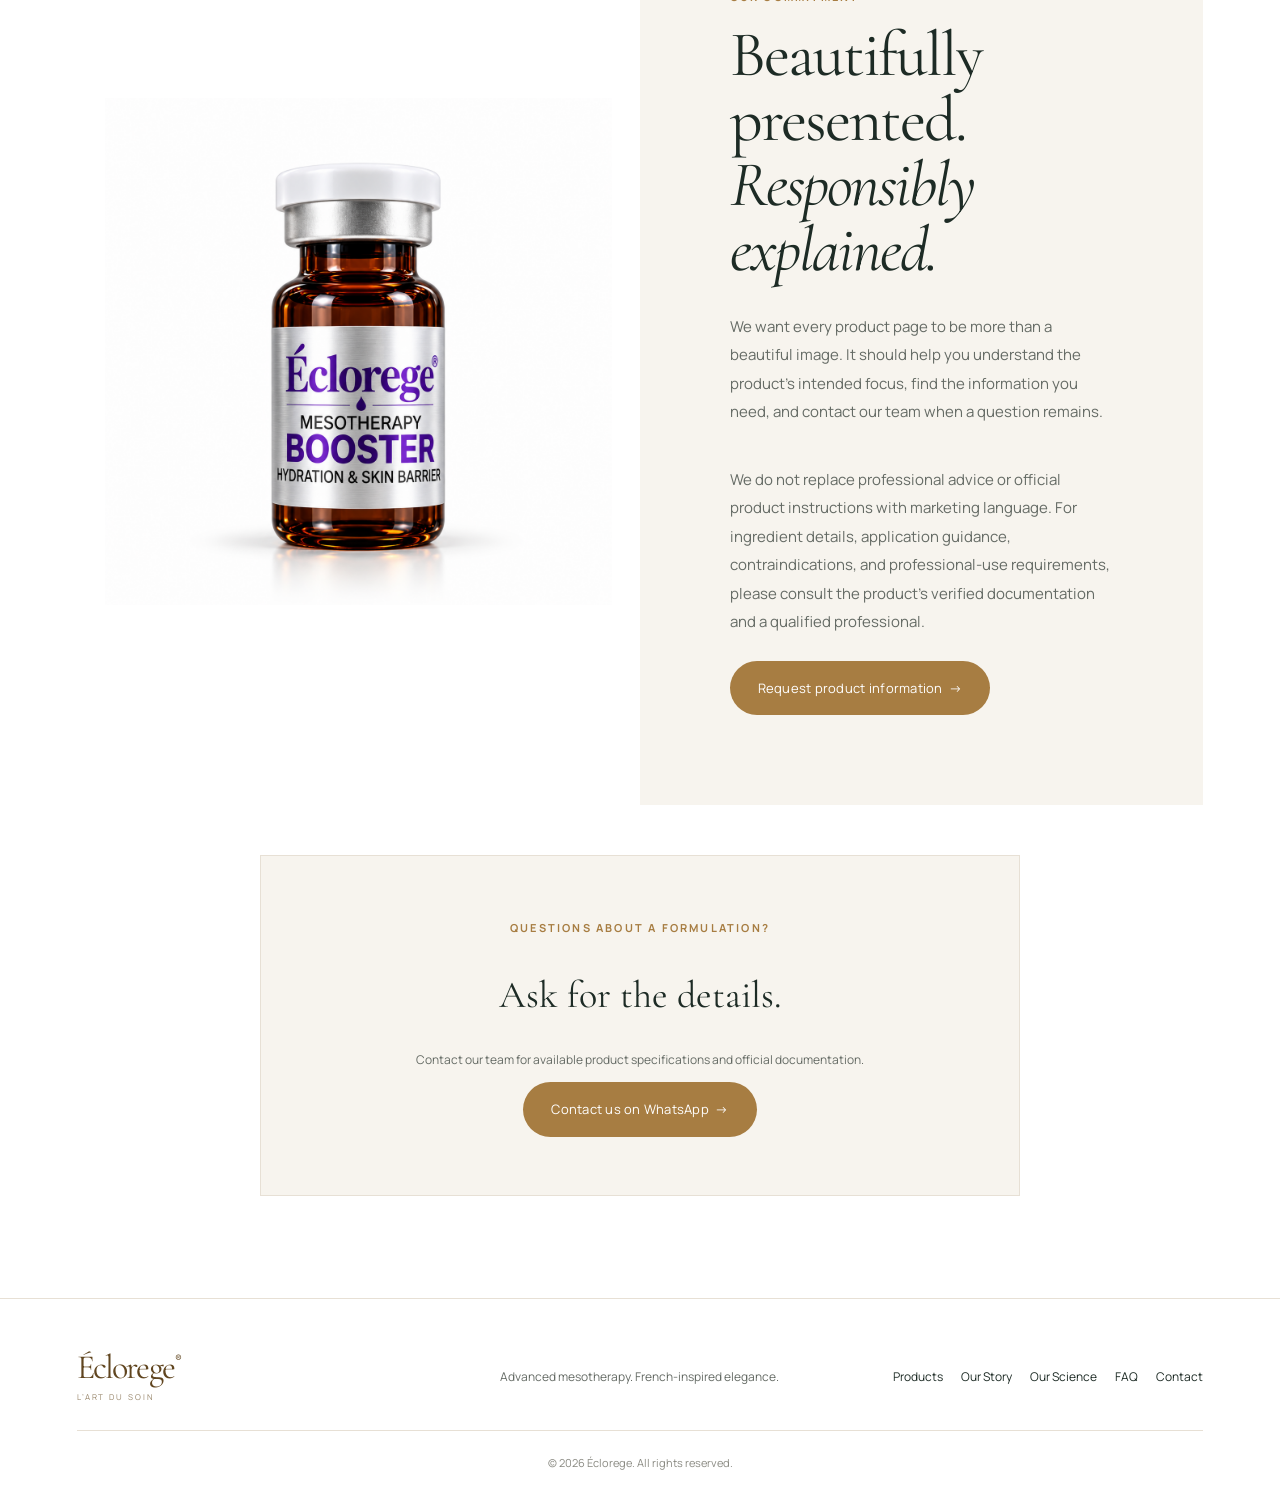
<file: science.html>
<!doctype html><html lang="en"><head><meta charset="utf-8"><meta name="viewport" content="width=device-width,initial-scale=1"><title>Our Science | Éclorege</title><link rel="stylesheet" href="styles.css"></head><body><div class="announcement">Complimentary delivery on orders of EGP 5,000 or more</div><header class="site-header"><a class="wordmark" href="index.html" aria-label="Éclorege home">Éclorege<span>®</span><small>L’ART DU SOIN</small></a><button class="menu-toggle" aria-label="Open navigation" aria-expanded="false">☰</button><nav class="main-nav"><a href="index.html">Home</a><a href="collection.html">Products</a><a href="story.html">Our Story</a><a href="science.html">Our Science</a><a href="faq.html">FAQ</a><a href="contact.html">Contact</a></nav><a class="header-whatsapp" target="_blank" rel="noopener" href="https://wa.me/201080080203?text=Bonjour%20Éclorege%2C%20I%20would%20like%20to%20know%20more%20about%20your%20products."><span class="wa-icon">◉</span><span>Order on WhatsApp<strong>01080080203</strong></span></a></header><main>
<section class="page-hero"><span class="eyebrow">Our science · The thinking behind the care</span><h1>Curiosity in every detail.<br><em>Clarity in every choice.</em></h1><p>At Éclorege, a premium experience begins with asking better questions: what is a product designed to address, what information should customers know, and how can we communicate with precision? Our science-led philosophy puts thoughtful formulation concepts, transparent information, and responsible guidance at the centre.</p></section>
<section class="section"><div class="section-head"><span class="eyebrow">A considered approach</span><h2>Science deserves <em>substance.</em></h2><p>Our collection is presented through focused product concepts. Exact ingredients, concentrations, regulatory status, and intended application must always be confirmed against the official technical documentation for each product.</p></div>
<div class="info-grid"><article class="info-card reveal"><span class="number">01</span><h3>Formulation thinking</h3><p>Skin and hair care begins with understanding the intended purpose of a product and how its components are selected to support that purpose. We believe formulation information should be clear, specific, and supported by documentation—not exaggerated promises.</p></article><article class="info-card reveal"><span class="number">02</span><h3>Research-led standards</h3><p>Éclorege is inspired by the precision associated with French skincare culture and the wider world of cosmetic research. Any claim involving French laboratories, clinical testing, or independent validation should be supported by named partners, study details, and verifiable records before it is presented as fact.</p></article><article class="info-card reveal"><span class="number">03</span><h3>Quality & traceability</h3><p>Responsible product communication includes accurate ingredient lists, batch and storage information, product specifications, and clear guidance on intended use. These details help customers and professionals make informed decisions.</p></article></div>
<div class="split-feature" style="margin-top:70px"><div class="split-image"><img src="assets/booster.png" alt="Éclorege Booster product presentation"></div><div class="split-copy reveal"><span class="eyebrow">Our commitment</span><h2>Beautifully presented.<br><em>Responsibly explained.</em></h2><p>We want every product page to be more than a beautiful image. It should help you understand the product’s intended focus, find the information you need, and contact our team when a question remains.</p><p>We do not replace professional advice or official product instructions with marketing language. For ingredient details, application guidance, contraindications, and professional-use requirements, please consult the product’s verified documentation and a qualified professional.</p><a class="btn btn-gold" target="_blank" rel="noopener" href="https://wa.me/201080080203?text=Bonjour%20Éclorege%2C%20please%20share%20the%20official%20technical%20information%20for%20your%20products.">Request product information&nbsp; →</a></div></div>
<div class="contact-panel" style="margin-top:50px"><span class="eyebrow">Questions about a formulation?</span><h2 style="font:38px var(--serif);font-weight:400">Ask for the details.</h2><p style="color:var(--muted);font-size:12px">Contact our team for available product specifications and official documentation.</p><a class="btn btn-gold" target="_blank" rel="noopener" href="https://wa.me/201080080203?text=Bonjour%20Éclorege%2C%20I%20have%20a%20technical%20product%20question.">Contact us on WhatsApp&nbsp; →</a></div>
</section></main><footer class="site-footer"><a class="wordmark" href="index.html">Éclorege<span>®</span><small>L’ART DU SOIN</small></a><p>Advanced mesotherapy. French-inspired elegance.</p><div class="footer-links"><a href="collection.html">Products</a><a href="story.html">Our Story</a><a href="science.html">Our Science</a><a href="faq.html">FAQ</a><a href="contact.html">Contact</a></div><small>© 2026 Éclorege. All rights reserved.</small></footer><script src="app.js"></script>
<button class="cart-fab" type="button" aria-label="Open shopping cart" data-cart-open><span class="cart-bag">♧</span><span class="cart-fab-label">Cart</span><b class="cart-count" data-cart-count>0</b></button>
<div class="cart-backdrop" data-cart-close></div>
<aside class="cart-drawer" aria-label="Shopping cart" aria-hidden="true"><div class="cart-head"><div><span class="cart-kicker">ÉCLOREGE</span><h2>Your selection</h2></div><button class="cart-close" type="button" aria-label="Close cart" data-cart-close>×</button></div><div class="cart-items" data-cart-items><div class="cart-empty">Your selection will appear here.<br><span>Add a product to begin.</span></div></div><div class="cart-summary"><div class="cart-subtotal"><span>Subtotal</span><strong data-cart-total>EGP 0</strong></div><p>Delivery fees, if applicable, will be confirmed on WhatsApp.</p><button type="button" class="btn btn-gold cart-checkout" data-cart-checkout>Continue to checkout <span>→</span></button><button type="button" class="cart-continue" data-cart-close>Continue shopping</button></div></aside>
<div class="checkout-modal" data-checkout-modal aria-hidden="true"><div class="checkout-card"><button class="cart-close checkout-x" type="button" data-checkout-close aria-label="Close checkout">×</button><span class="cart-kicker">ÉCLOREGE</span><h2>Delivery details</h2><p>Complete your details to prepare your WhatsApp order.</p><form data-checkout-form><label>Full name<input name="name" required autocomplete="name" placeholder="Your full name"></label><div class="checkout-row"><label>Mobile number<input name="phone" required type="tel" autocomplete="tel" placeholder="01xxxxxxxxx"></label><label>Governorate<input name="governorate" required placeholder="e.g. Cairo"></label></div><label>Area / district<input name="area" required placeholder="Area or district"></label><label>Full address<textarea name="address" required rows="3" placeholder="Street, building, floor, apartment..."></textarea></label><label>Additional notes <span class="optional">(optional)</span><textarea name="notes" rows="2" placeholder="Landmark or delivery notes"></textarea></label><div class="checkout-total"><span>Order subtotal</span><strong data-checkout-total>EGP 0</strong></div><button class="btn btn-gold checkout-submit" type="submit">Send order via WhatsApp <span>↗</span></button></form></div></div>

<script src="cart.js"></script>
</body></html>
</file>
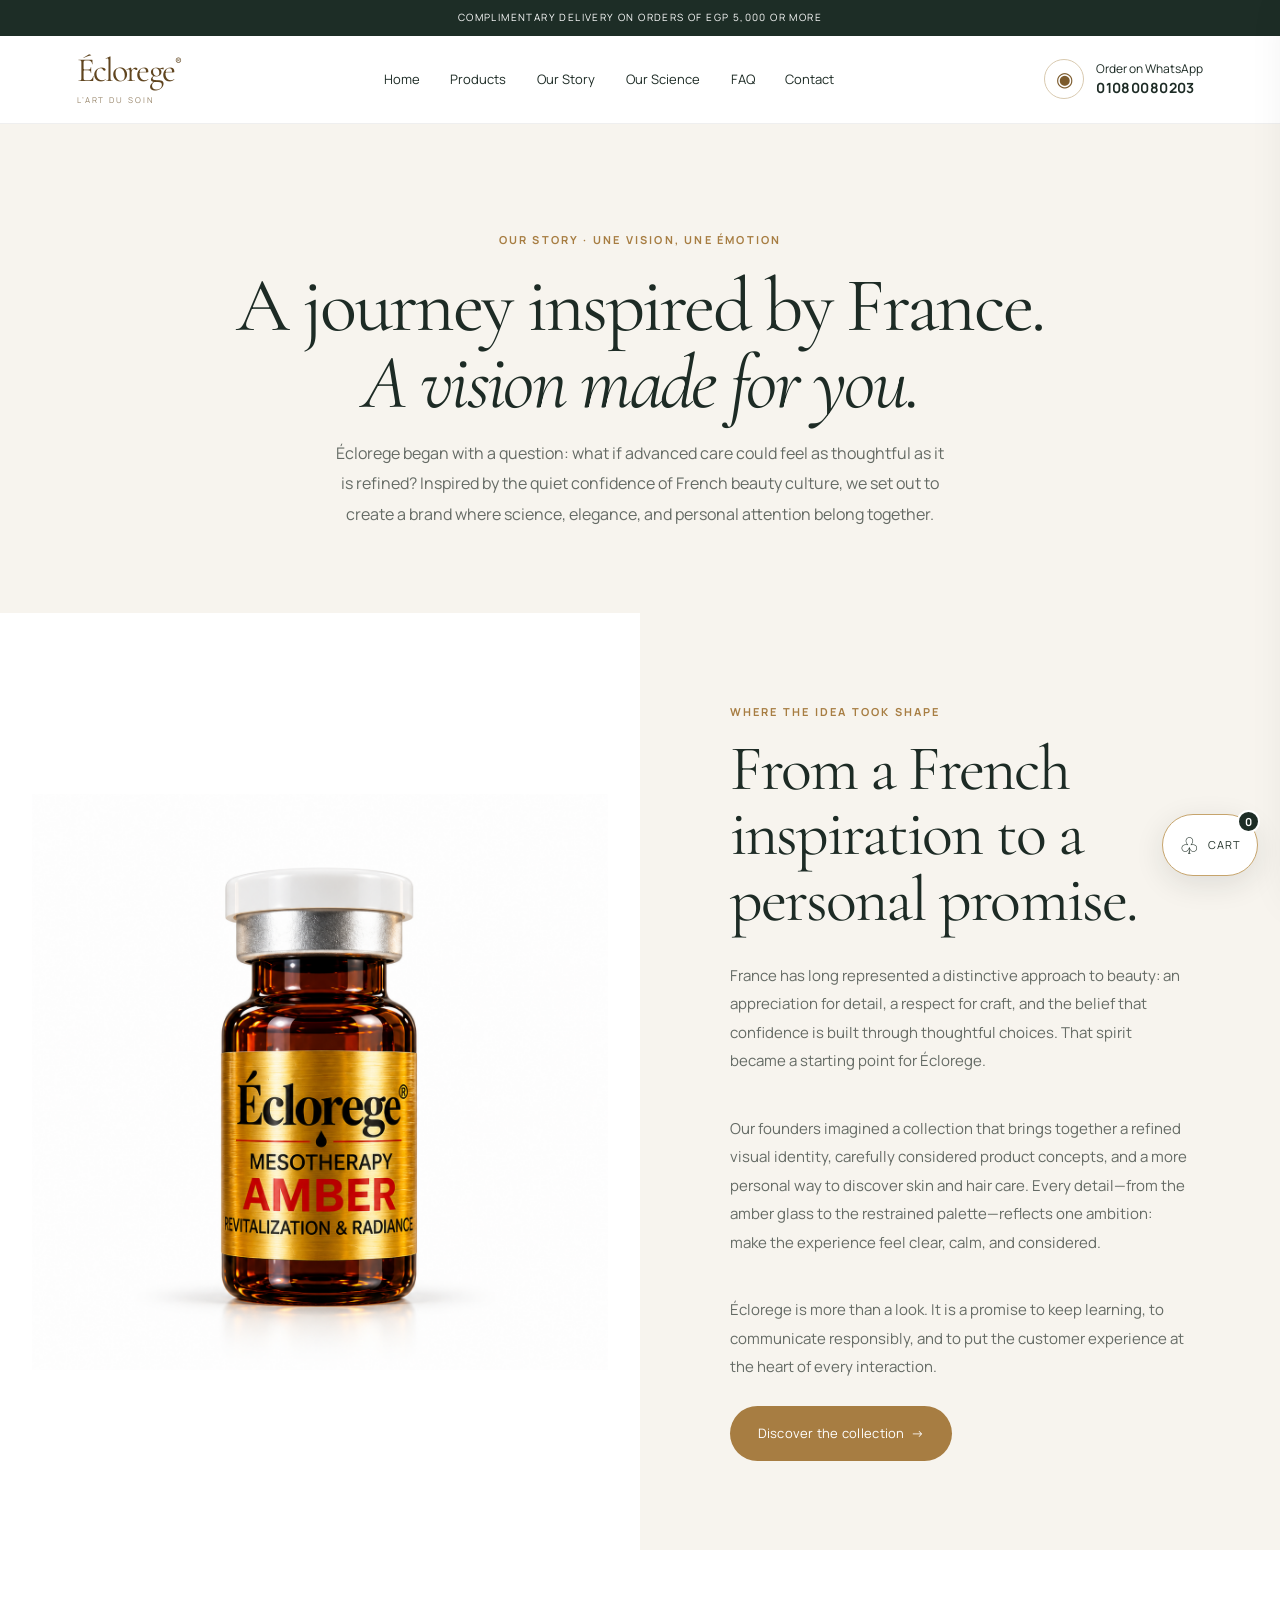
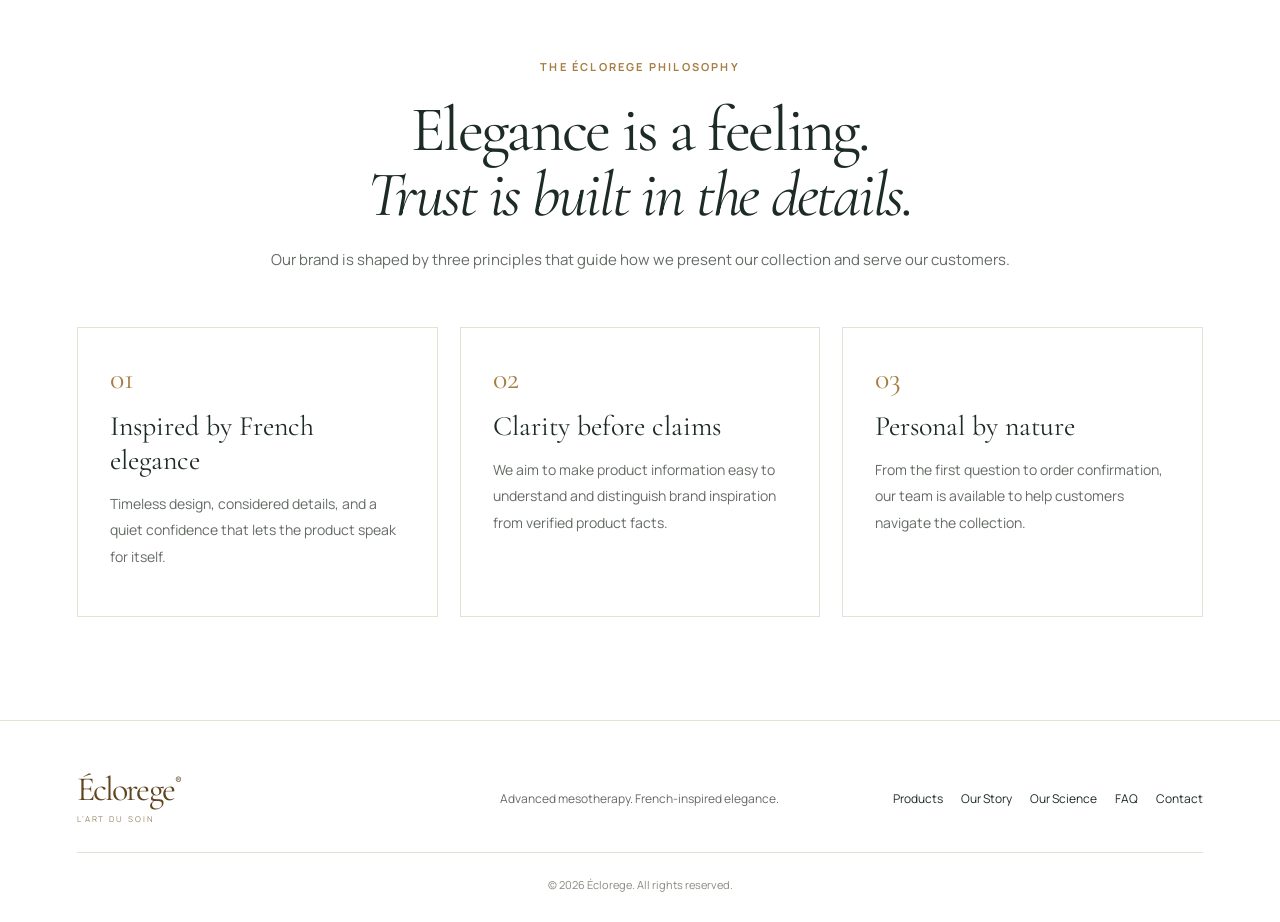
<file: story.html>
<!doctype html><html lang="en"><head><meta charset="utf-8"><meta name="viewport" content="width=device-width,initial-scale=1"><title>Our Story | Éclorege</title><link rel="stylesheet" href="styles.css"></head><body><div class="announcement">Complimentary delivery on orders of EGP 5,000 or more</div><header class="site-header"><a class="wordmark" href="index.html" aria-label="Éclorege home">Éclorege<span>®</span><small>L’ART DU SOIN</small></a><button class="menu-toggle" aria-label="Open navigation" aria-expanded="false">☰</button><nav class="main-nav"><a href="index.html">Home</a><a href="collection.html">Products</a><a href="story.html">Our Story</a><a href="science.html">Our Science</a><a href="faq.html">FAQ</a><a href="contact.html">Contact</a></nav><a class="header-whatsapp" target="_blank" rel="noopener" href="https://wa.me/201080080203?text=Bonjour%20Éclorege%2C%20I%20would%20like%20to%20know%20more%20about%20your%20products."><span class="wa-icon">◉</span><span>Order on WhatsApp<strong>01080080203</strong></span></a></header><main>
<section class="page-hero"><span class="eyebrow">Our story · Une vision, une émotion</span><h1>A journey inspired by France.<br><em>A vision made for you.</em></h1><p>Éclorege began with a question: what if advanced care could feel as thoughtful as it is refined? Inspired by the quiet confidence of French beauty culture, we set out to create a brand where science, elegance, and personal attention belong together.</p></section>
<section class="split-feature"><div class="split-image"><img src="assets/amber.png" alt="Éclorege Amber formulation"></div><div class="split-copy reveal"><span class="eyebrow">Where the idea took shape</span><h2>From a French inspiration to a personal promise.</h2><p>France has long represented a distinctive approach to beauty: an appreciation for detail, a respect for craft, and the belief that confidence is built through thoughtful choices. That spirit became a starting point for Éclorege.</p><p>Our founders imagined a collection that brings together a refined visual identity, carefully considered product concepts, and a more personal way to discover skin and hair care. Every detail—from the amber glass to the restrained palette—reflects one ambition: make the experience feel clear, calm, and considered.</p><p>Éclorege is more than a look. It is a promise to keep learning, to communicate responsibly, and to put the customer experience at the heart of every interaction.</p><a class="btn btn-gold" target="_blank" rel="noopener" href="https://wa.me/201080080203?text=Bonjour%20Éclorege%2C%20I%20would%20like%20to%20learn%20more%20about%20the%20brand.">Discover the collection&nbsp; →</a></div></section>
<section class="section"><div class="section-head"><span class="eyebrow">The Éclorege philosophy</span><h2>Elegance is a feeling.<br><em>Trust is built in the details.</em></h2><p>Our brand is shaped by three principles that guide how we present our collection and serve our customers.</p></div><div class="info-grid"><article class="info-card reveal"><span class="number">01</span><h3>Inspired by French elegance</h3><p>Timeless design, considered details, and a quiet confidence that lets the product speak for itself.</p></article><article class="info-card reveal"><span class="number">02</span><h3>Clarity before claims</h3><p>We aim to make product information easy to understand and distinguish brand inspiration from verified product facts.</p></article><article class="info-card reveal"><span class="number">03</span><h3>Personal by nature</h3><p>From the first question to order confirmation, our team is available to help customers navigate the collection.</p></article></div></section>
</main><footer class="site-footer"><a class="wordmark" href="index.html">Éclorege<span>®</span><small>L’ART DU SOIN</small></a><p>Advanced mesotherapy. French-inspired elegance.</p><div class="footer-links"><a href="collection.html">Products</a><a href="story.html">Our Story</a><a href="science.html">Our Science</a><a href="faq.html">FAQ</a><a href="contact.html">Contact</a></div><small>© 2026 Éclorege. All rights reserved.</small></footer><script src="app.js"></script>
<button class="cart-fab" type="button" aria-label="Open shopping cart" data-cart-open><span class="cart-bag">♧</span><span class="cart-fab-label">Cart</span><b class="cart-count" data-cart-count>0</b></button>
<div class="cart-backdrop" data-cart-close></div>
<aside class="cart-drawer" aria-label="Shopping cart" aria-hidden="true"><div class="cart-head"><div><span class="cart-kicker">ÉCLOREGE</span><h2>Your selection</h2></div><button class="cart-close" type="button" aria-label="Close cart" data-cart-close>×</button></div><div class="cart-items" data-cart-items><div class="cart-empty">Your selection will appear here.<br><span>Add a product to begin.</span></div></div><div class="cart-summary"><div class="cart-subtotal"><span>Subtotal</span><strong data-cart-total>EGP 0</strong></div><p>Delivery fees, if applicable, will be confirmed on WhatsApp.</p><button type="button" class="btn btn-gold cart-checkout" data-cart-checkout>Continue to checkout <span>→</span></button><button type="button" class="cart-continue" data-cart-close>Continue shopping</button></div></aside>
<div class="checkout-modal" data-checkout-modal aria-hidden="true"><div class="checkout-card"><button class="cart-close checkout-x" type="button" data-checkout-close aria-label="Close checkout">×</button><span class="cart-kicker">ÉCLOREGE</span><h2>Delivery details</h2><p>Complete your details to prepare your WhatsApp order.</p><form data-checkout-form><label>Full name<input name="name" required autocomplete="name" placeholder="Your full name"></label><div class="checkout-row"><label>Mobile number<input name="phone" required type="tel" autocomplete="tel" placeholder="01xxxxxxxxx"></label><label>Governorate<input name="governorate" required placeholder="e.g. Cairo"></label></div><label>Area / district<input name="area" required placeholder="Area or district"></label><label>Full address<textarea name="address" required rows="3" placeholder="Street, building, floor, apartment..."></textarea></label><label>Additional notes <span class="optional">(optional)</span><textarea name="notes" rows="2" placeholder="Landmark or delivery notes"></textarea></label><div class="checkout-total"><span>Order subtotal</span><strong data-checkout-total>EGP 0</strong></div><button class="btn btn-gold checkout-submit" type="submit">Send order via WhatsApp <span>↗</span></button></form></div></div>

<script src="cart.js"></script>
</body></html>
</file>
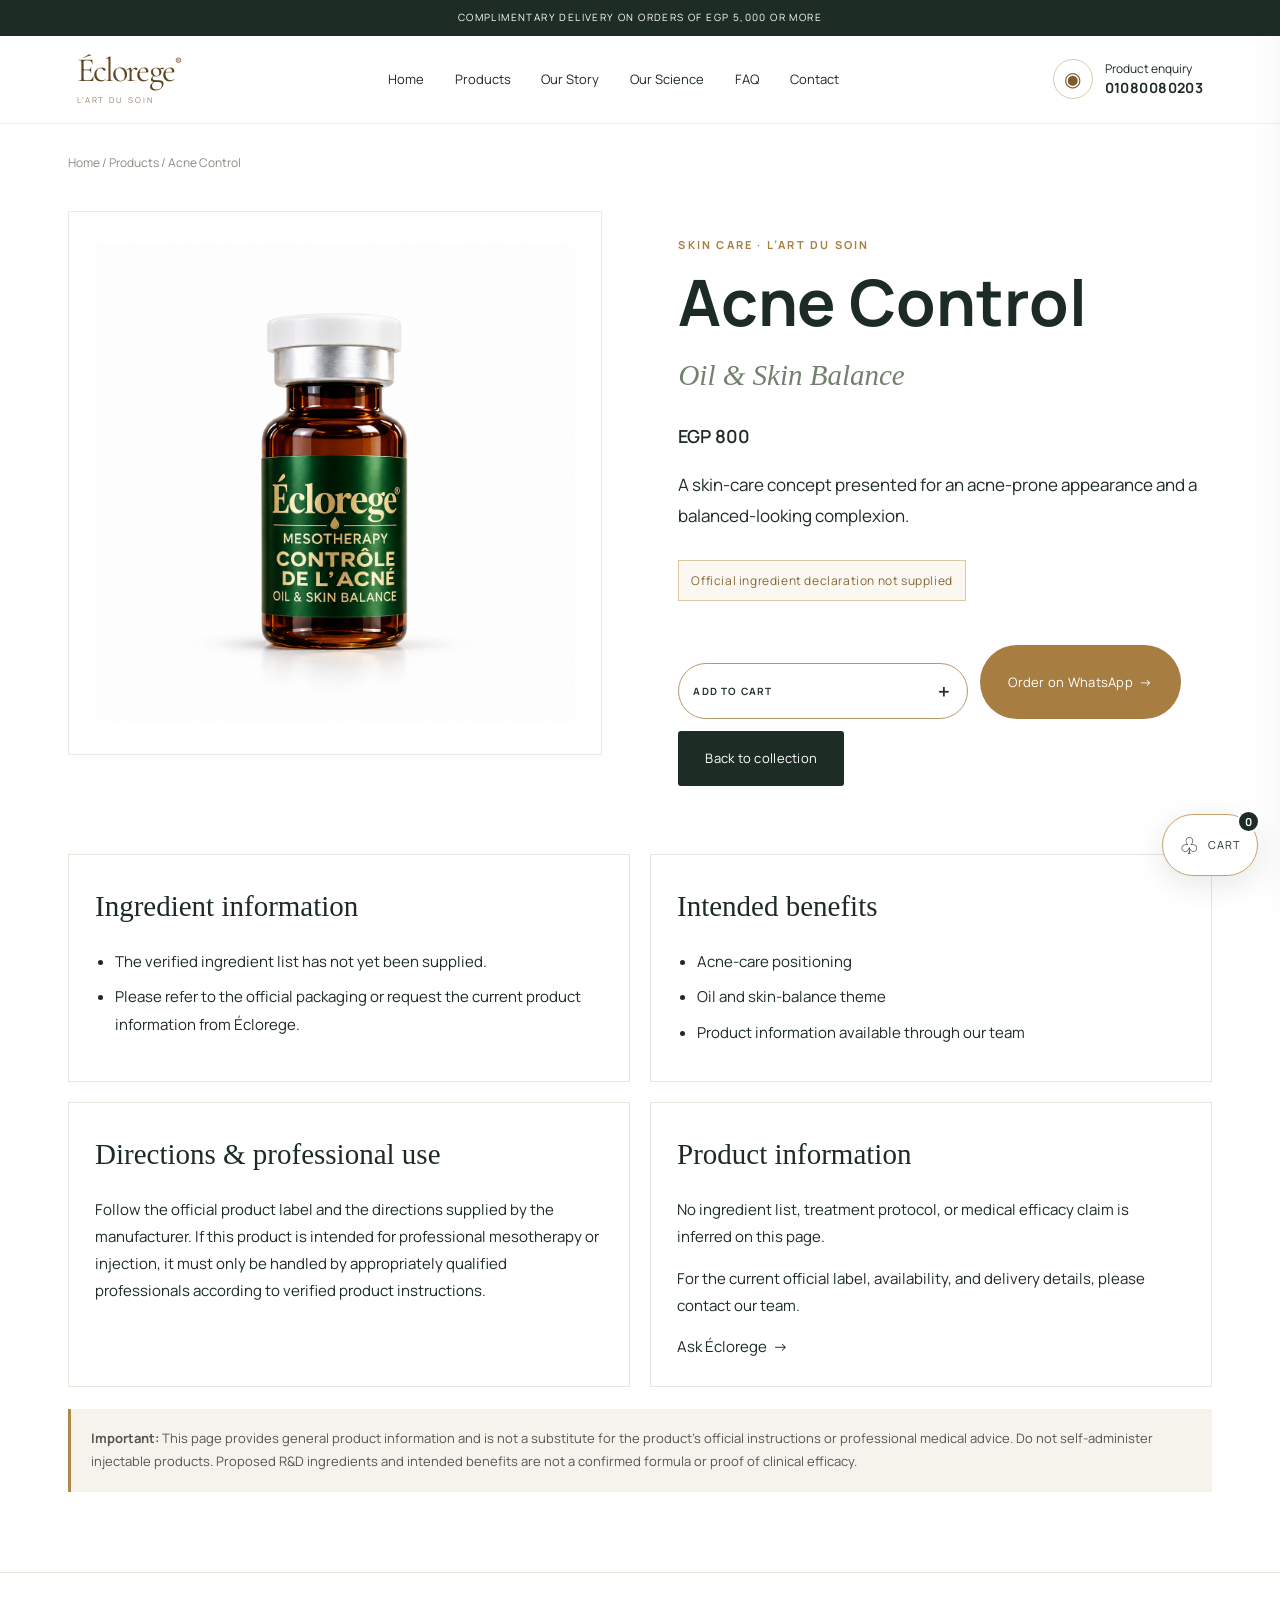
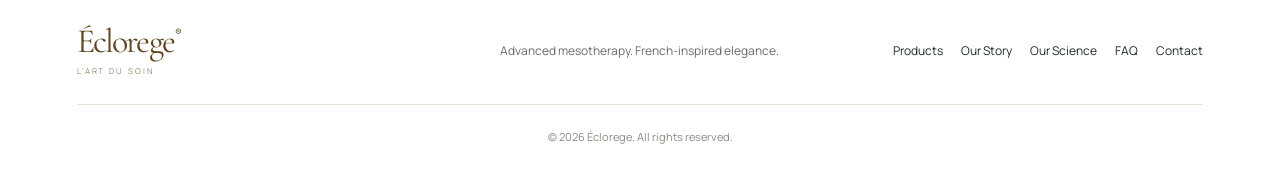
<file: products/acne-control.html>
<!doctype html>
<html lang="en">
<head>
<meta charset="utf-8">
<meta name="viewport" content="width=device-width,initial-scale=1">
<meta name="description" content="Acne Control by Éclorege — Oil &amp; Skin Balance. French-inspired elegance and clear product information.">
<title>Acne Control | Éclorege</title>
<link rel="stylesheet" href="../styles.css">
<style>
.product-profile{max-width:1200px;margin:0 auto;padding:38px 28px 80px}
.profile-layout{display:grid;grid-template-columns:minmax(0,1fr) minmax(0,1fr);gap:clamp(34px,6vw,84px);align-items:start}
.profile-image{background:#fff;border:1px solid #eeeae3;min-height:540px;display:flex;align-items:center;justify-content:center;padding:26px}
.profile-image img{display:block;width:100%;height:490px;object-fit:contain}
.profile-copy{padding:20px 0}
.profile-copy h1{font-size:clamp(42px,5vw,68px);line-height:1.02;margin:12px 0 16px}
.profile-subtitle{font-family:Georgia,serif;font-style:italic;color:var(--sage,#71816e);font-size:clamp(20px,2.3vw,29px);margin-bottom:20px}
.profile-price{font-weight:600;font-size:18px;margin:18px 0}
.profile-intro{font-size:17px;line-height:1.8;max-width:570px}
.profile-status{display:inline-block;border:1px solid #d9c7a6;color:#876638;background:#fbf8f1;padding:9px 12px;font-size:12px;letter-spacing:.05em;margin:12px 0 20px}
.profile-sections{display:grid;grid-template-columns:1fr 1fr;gap:20px;margin-top:48px}
.profile-panel{border:1px solid #e9e5dd;padding:26px;background:#fff}
.profile-panel h2{font-family:Georgia,serif;font-weight:400;font-size:29px;margin:0 0 16px}
.profile-panel ul{margin:0;padding-left:20px;line-height:1.85}
.profile-panel li{margin:0 0 8px}
.profile-panel p{line-height:1.8}
.profile-note{background:#f6f3ed;border-left:3px solid #b18a4b;padding:18px 20px;margin-top:22px;font-size:13px;line-height:1.8;color:#555}
.profile-actions{display:flex;gap:12px;flex-wrap:wrap;margin-top:24px}
.product-title-link{color:inherit;text-decoration:none}
.product-title-link:hover{color:#9b783e}
@media(max-width:760px){
 .product-profile{padding:20px 18px 54px}
 .profile-layout{grid-template-columns:1fr;gap:20px}
 .profile-image{min-height:0;padding:18px}
 .profile-image img{height:min(78vw,450px)}
 .profile-copy{padding:4px 0}
 .profile-sections{grid-template-columns:1fr;margin-top:30px}
 .profile-panel{padding:22px}
}
</style>
</head>
<body>
<div class="announcement">Complimentary delivery on orders of EGP 5,000 or more</div>
<header class="site-header">
<a class="wordmark" href="../index.html" aria-label="Éclorege home">Éclorege<span>®</span><small>L’ART DU SOIN</small></a>
<button class="menu-toggle" aria-label="Open navigation" aria-expanded="false">☰</button>
<nav class="main-nav"><a href="../index.html">Home</a><a href="../collection.html">Products</a><a href="../story.html">Our Story</a><a href="../science.html">Our Science</a><a href="../faq.html">FAQ</a><a href="../contact.html">Contact</a></nav>
<a class="header-whatsapp" target="_blank" rel="noopener" href="https://wa.me/201080080203?text=Bonjour%20%C3%89clorege%2C%20I%20have%20a%20question%20about%20Acne%20Control.%20Please%20share%20the%20official%20product%20information%20and%20directions%20for%20use."><span class="wa-icon">◉</span><span>Product enquiry<strong>01080080203</strong></span></a>
</header>
<main>
<div class="breadcrumbs" style="max-width:1200px;margin:28px auto 0;padding:0 28px"><a href="../index.html">Home</a> / <a href="../collection.html">Products</a> / Acne Control</div>
<section class="product-profile">
<div class="profile-layout">
<div class="profile-image"><img src="../assets/acne-control.png" alt="Éclorege Acne Control product vial on a white background"></div>
<div class="profile-copy">
<span class="eyebrow">SKIN CARE · L’ART DU SOIN</span>
<h1>Acne Control</h1>
<div class="profile-subtitle">Oil &amp; Skin Balance</div>
<div class="profile-price">EGP 800</div>
<p class="profile-intro">A skin-care concept presented for an acne-prone appearance and a balanced-looking complexion.</p>
<div class="profile-status">Official ingredient declaration not supplied</div>
<div class="profile-actions"><button class="btn btn-gold add-cart-btn product-add-cart" type="button" data-add-cart data-id="acne-control" data-name="Acne Control" data-price="800" data-image="../assets/acne-control.png">Add to Cart <span>＋</span></button><a class="btn btn-gold" target="_blank" rel="noopener" href="https://wa.me/201080080203?text=Bonjour%20%C3%89clorege%2C%20I%20would%20like%20to%20enquire%20about%20Acne%20Control%20%28EGP%20400%29.%20Please%20confirm%20availability%2C%20official%20product%20information%2C%20and%20delivery%20details.">Order on WhatsApp&nbsp; →</a><a class="btn" href="../collection.html">Back to collection</a></div>
</div>
</div>
<div class="profile-sections">
<section class="profile-panel"><h2>Ingredient information</h2><ul><li>The verified ingredient list has not yet been supplied.</li><li>Please refer to the official packaging or request the current product information from Éclorege.</li></ul></section>
<section class="profile-panel"><h2>Intended benefits</h2><ul><li>Acne-care positioning</li><li>Oil and skin-balance theme</li><li>Product information available through our team</li></ul></section>
<section class="profile-panel"><h2>Directions & professional use</h2><p>Follow the official product label and the directions supplied by the manufacturer. If this product is intended for professional mesotherapy or injection, it must only be handled by appropriately qualified professionals according to verified product instructions.</p></section>
<section class="profile-panel"><h2>Product information</h2><p>No ingredient list, treatment protocol, or medical efficacy claim is inferred on this page.</p><p>For the current official label, availability, and delivery details, please contact our team.</p><a target="_blank" rel="noopener" href="https://wa.me/201080080203?text=Bonjour%20%C3%89clorege%2C%20I%20have%20a%20question%20about%20Acne%20Control.%20Please%20share%20the%20official%20product%20information%20and%20directions%20for%20use.">Ask Éclorege&nbsp; →</a></section>
</div>
<div class="profile-note"><strong>Important:</strong> This page provides general product information and is not a substitute for the product’s official instructions or professional medical advice. Do not self-administer injectable products. Proposed R&amp;D ingredients and intended benefits are not a confirmed formula or proof of clinical efficacy.</div>
</section>
</main>
<footer class="site-footer">
<a class="wordmark" href="../index.html">Éclorege<span>®</span><small>L’ART DU SOIN</small></a>
<p>Advanced mesotherapy. French-inspired elegance.</p>
<div class="footer-links"><a href="../collection.html">Products</a><a href="../story.html">Our Story</a><a href="../science.html">Our Science</a><a href="../faq.html">FAQ</a><a href="../contact.html">Contact</a></div>
<small>© 2026 Éclorege. All rights reserved.</small>
</footer>
<script src="../app.js"></script>

<button class="cart-fab" type="button" aria-label="Open shopping cart" data-cart-open><span class="cart-bag">♧</span><span class="cart-fab-label">Cart</span><b class="cart-count" data-cart-count>0</b></button>
<div class="cart-backdrop" data-cart-close></div>
<aside class="cart-drawer" aria-label="Shopping cart" aria-hidden="true"><div class="cart-head"><div><span class="cart-kicker">ÉCLOREGE</span><h2>Your selection</h2></div><button class="cart-close" type="button" aria-label="Close cart" data-cart-close>×</button></div><div class="cart-items" data-cart-items><div class="cart-empty">Your selection will appear here.<br><span>Add a product to begin.</span></div></div><div class="cart-summary"><div class="cart-subtotal"><span>Subtotal</span><strong data-cart-total>EGP 0</strong></div><p>Delivery fees, if applicable, will be confirmed on WhatsApp.</p><button type="button" class="btn btn-gold cart-checkout" data-cart-checkout>Continue to checkout <span>→</span></button><button type="button" class="cart-continue" data-cart-close>Continue shopping</button></div></aside>
<div class="checkout-modal" data-checkout-modal aria-hidden="true"><div class="checkout-card"><button class="cart-close checkout-x" type="button" data-checkout-close aria-label="Close checkout">×</button><span class="cart-kicker">ÉCLOREGE</span><h2>Delivery details</h2><p>Complete your details to prepare your WhatsApp order.</p><form data-checkout-form><label>Full name<input name="name" required autocomplete="name" placeholder="Your full name"></label><div class="checkout-row"><label>Mobile number<input name="phone" required type="tel" autocomplete="tel" placeholder="01xxxxxxxxx"></label><label>Governorate<input name="governorate" required placeholder="e.g. Cairo"></label></div><label>Area / district<input name="area" required placeholder="Area or district"></label><label>Full address<textarea name="address" required rows="3" placeholder="Street, building, floor, apartment..."></textarea></label><label>Additional notes <span class="optional">(optional)</span><textarea name="notes" rows="2" placeholder="Landmark or delivery notes"></textarea></label><div class="checkout-total"><span>Order subtotal</span><strong data-checkout-total>EGP 0</strong></div><button class="btn btn-gold checkout-submit" type="submit">Send order via WhatsApp <span>↗</span></button></form></div></div>

<script src="../cart.js"></script>
</body>
</html>
</file>
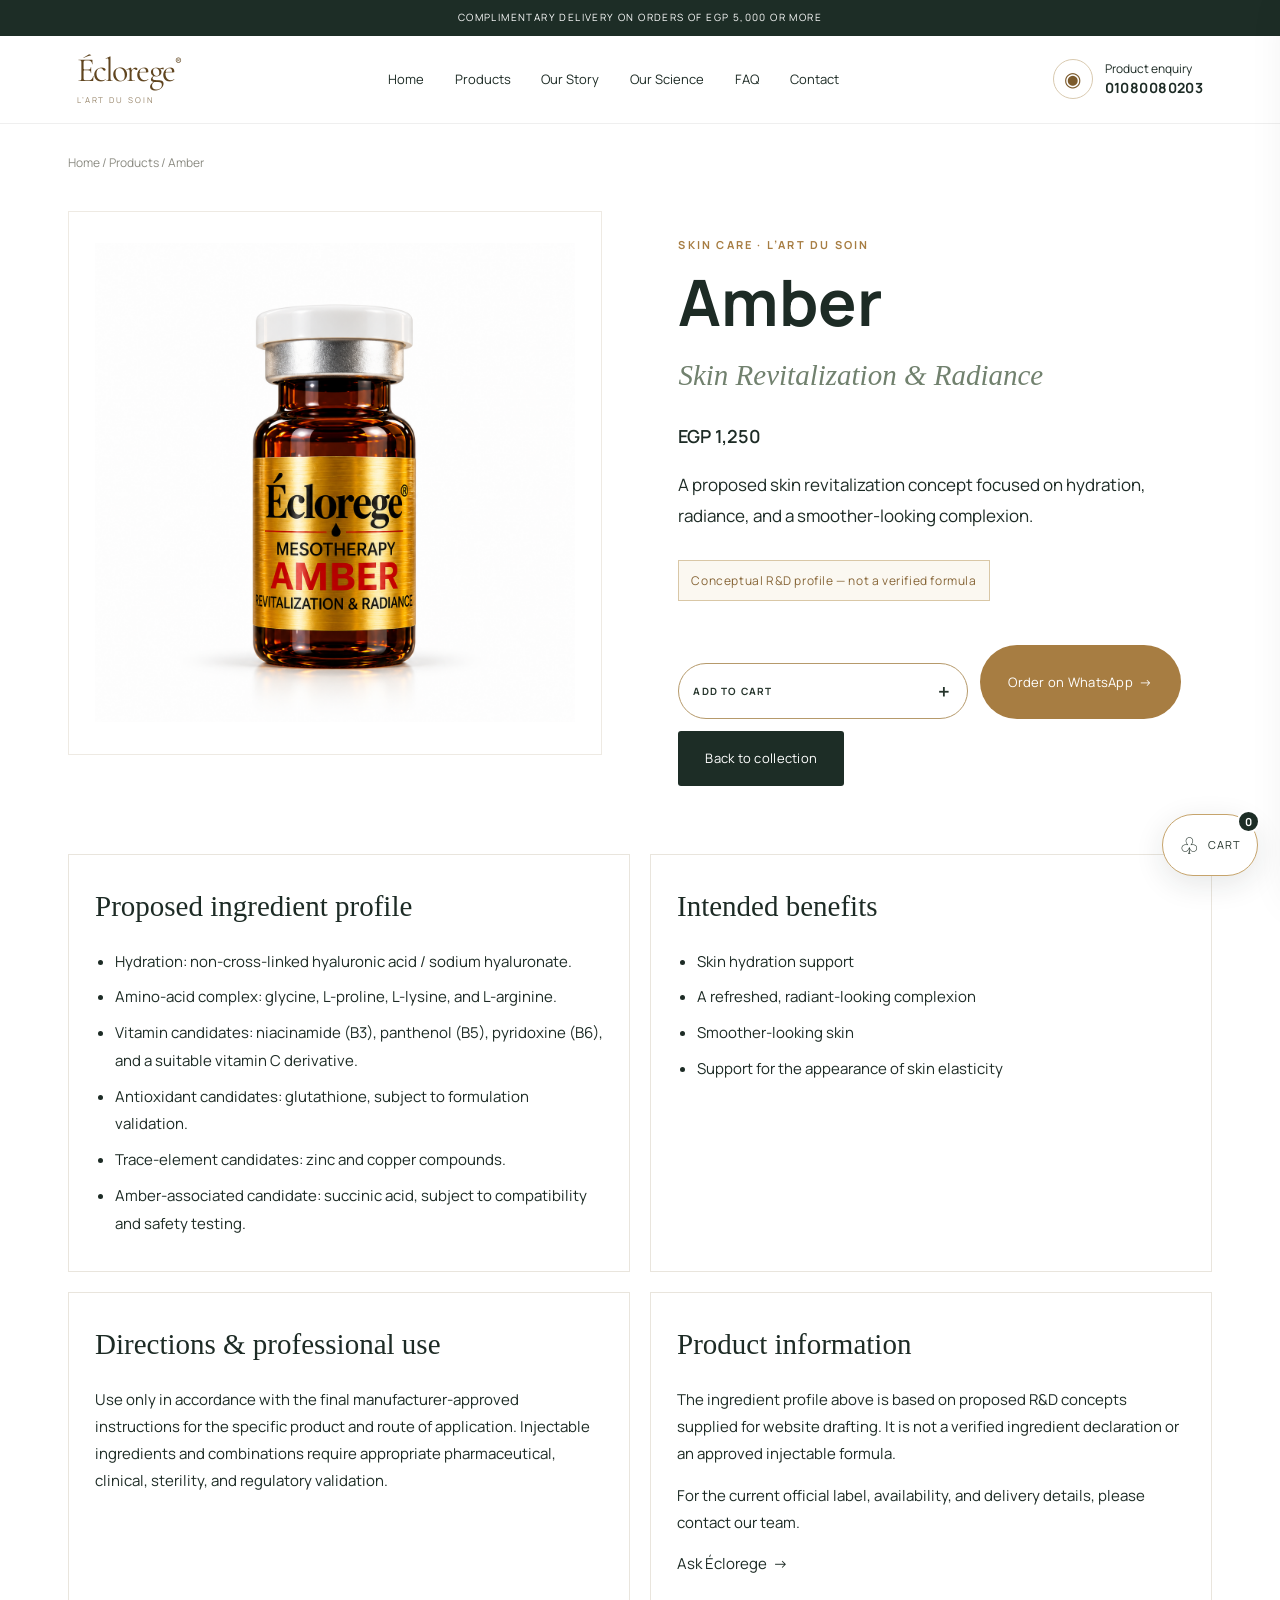
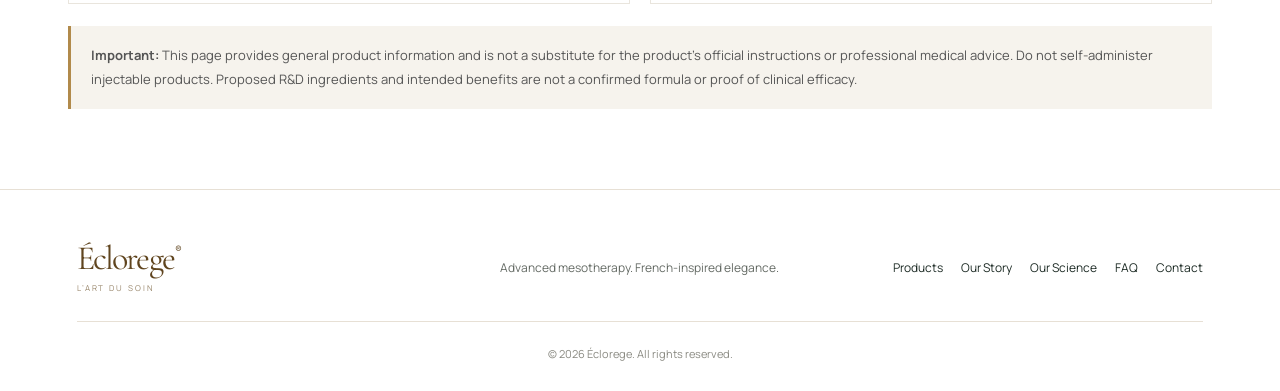
<file: products/amber.html>
<!doctype html>
<html lang="en">
<head>
<meta charset="utf-8">
<meta name="viewport" content="width=device-width,initial-scale=1">
<meta name="description" content="Amber by Éclorege — Skin Revitalization &amp; Radiance. French-inspired elegance and clear product information.">
<title>Amber | Éclorege</title>
<link rel="stylesheet" href="../styles.css">
<style>
.product-profile{max-width:1200px;margin:0 auto;padding:38px 28px 80px}
.profile-layout{display:grid;grid-template-columns:minmax(0,1fr) minmax(0,1fr);gap:clamp(34px,6vw,84px);align-items:start}
.profile-image{background:#fff;border:1px solid #eeeae3;min-height:540px;display:flex;align-items:center;justify-content:center;padding:26px}
.profile-image img{display:block;width:100%;height:490px;object-fit:contain}
.profile-copy{padding:20px 0}
.profile-copy h1{font-size:clamp(42px,5vw,68px);line-height:1.02;margin:12px 0 16px}
.profile-subtitle{font-family:Georgia,serif;font-style:italic;color:var(--sage,#71816e);font-size:clamp(20px,2.3vw,29px);margin-bottom:20px}
.profile-price{font-weight:600;font-size:18px;margin:18px 0}
.profile-intro{font-size:17px;line-height:1.8;max-width:570px}
.profile-status{display:inline-block;border:1px solid #d9c7a6;color:#876638;background:#fbf8f1;padding:9px 12px;font-size:12px;letter-spacing:.05em;margin:12px 0 20px}
.profile-sections{display:grid;grid-template-columns:1fr 1fr;gap:20px;margin-top:48px}
.profile-panel{border:1px solid #e9e5dd;padding:26px;background:#fff}
.profile-panel h2{font-family:Georgia,serif;font-weight:400;font-size:29px;margin:0 0 16px}
.profile-panel ul{margin:0;padding-left:20px;line-height:1.85}
.profile-panel li{margin:0 0 8px}
.profile-panel p{line-height:1.8}
.profile-note{background:#f6f3ed;border-left:3px solid #b18a4b;padding:18px 20px;margin-top:22px;font-size:13px;line-height:1.8;color:#555}
.profile-actions{display:flex;gap:12px;flex-wrap:wrap;margin-top:24px}
.product-title-link{color:inherit;text-decoration:none}
.product-title-link:hover{color:#9b783e}
@media(max-width:760px){
 .product-profile{padding:20px 18px 54px}
 .profile-layout{grid-template-columns:1fr;gap:20px}
 .profile-image{min-height:0;padding:18px}
 .profile-image img{height:min(78vw,450px)}
 .profile-copy{padding:4px 0}
 .profile-sections{grid-template-columns:1fr;margin-top:30px}
 .profile-panel{padding:22px}
}
</style>
</head>
<body>
<div class="announcement">Complimentary delivery on orders of EGP 5,000 or more</div>
<header class="site-header">
<a class="wordmark" href="../index.html" aria-label="Éclorege home">Éclorege<span>®</span><small>L’ART DU SOIN</small></a>
<button class="menu-toggle" aria-label="Open navigation" aria-expanded="false">☰</button>
<nav class="main-nav"><a href="../index.html">Home</a><a href="../collection.html">Products</a><a href="../story.html">Our Story</a><a href="../science.html">Our Science</a><a href="../faq.html">FAQ</a><a href="../contact.html">Contact</a></nav>
<a class="header-whatsapp" target="_blank" rel="noopener" href="https://wa.me/201080080203?text=Bonjour%20%C3%89clorege%2C%20I%20have%20a%20question%20about%20Amber.%20Please%20share%20the%20official%20product%20information%20and%20directions%20for%20use."><span class="wa-icon">◉</span><span>Product enquiry<strong>01080080203</strong></span></a>
</header>
<main>
<div class="breadcrumbs" style="max-width:1200px;margin:28px auto 0;padding:0 28px"><a href="../index.html">Home</a> / <a href="../collection.html">Products</a> / Amber</div>
<section class="product-profile">
<div class="profile-layout">
<div class="profile-image"><img src="../assets/amber.png" alt="Éclorege Amber product vial on a white background"></div>
<div class="profile-copy">
<span class="eyebrow">SKIN CARE · L’ART DU SOIN</span>
<h1>Amber</h1>
<div class="profile-subtitle">Skin Revitalization &amp; Radiance</div>
<div class="profile-price">EGP 1,250</div>
<p class="profile-intro">A proposed skin revitalization concept focused on hydration, radiance, and a smoother-looking complexion.</p>
<div class="profile-status">Conceptual R&amp;D profile — not a verified formula</div>
<div class="profile-actions"><button class="btn btn-gold add-cart-btn product-add-cart" type="button" data-add-cart data-id="amber" data-name="Amber" data-price="1250" data-image="../assets/amber.png">Add to Cart <span>＋</span></button><a class="btn btn-gold" target="_blank" rel="noopener" href="https://wa.me/201080080203?text=Bonjour%20%C3%89clorege%2C%20I%20would%20like%20to%20enquire%20about%20Amber%20%28EGP%20450%29.%20Please%20confirm%20availability%2C%20official%20product%20information%2C%20and%20delivery%20details.">Order on WhatsApp&nbsp; →</a><a class="btn" href="../collection.html">Back to collection</a></div>
</div>
</div>
<div class="profile-sections">
<section class="profile-panel"><h2>Proposed ingredient profile</h2><ul><li>Hydration: non-cross-linked hyaluronic acid / sodium hyaluronate.</li><li>Amino-acid complex: glycine, L-proline, L-lysine, and L-arginine.</li><li>Vitamin candidates: niacinamide (B3), panthenol (B5), pyridoxine (B6), and a suitable vitamin C derivative.</li><li>Antioxidant candidates: glutathione, subject to formulation validation.</li><li>Trace-element candidates: zinc and copper compounds.</li><li>Amber-associated candidate: succinic acid, subject to compatibility and safety testing.</li></ul></section>
<section class="profile-panel"><h2>Intended benefits</h2><ul><li>Skin hydration support</li><li>A refreshed, radiant-looking complexion</li><li>Smoother-looking skin</li><li>Support for the appearance of skin elasticity</li></ul></section>
<section class="profile-panel"><h2>Directions & professional use</h2><p>Use only in accordance with the final manufacturer-approved instructions for the specific product and route of application. Injectable ingredients and combinations require appropriate pharmaceutical, clinical, sterility, and regulatory validation.</p></section>
<section class="profile-panel"><h2>Product information</h2><p>The ingredient profile above is based on proposed R&amp;D concepts supplied for website drafting. It is not a verified ingredient declaration or an approved injectable formula.</p><p>For the current official label, availability, and delivery details, please contact our team.</p><a target="_blank" rel="noopener" href="https://wa.me/201080080203?text=Bonjour%20%C3%89clorege%2C%20I%20have%20a%20question%20about%20Amber.%20Please%20share%20the%20official%20product%20information%20and%20directions%20for%20use.">Ask Éclorege&nbsp; →</a></section>
</div>
<div class="profile-note"><strong>Important:</strong> This page provides general product information and is not a substitute for the product’s official instructions or professional medical advice. Do not self-administer injectable products. Proposed R&amp;D ingredients and intended benefits are not a confirmed formula or proof of clinical efficacy.</div>
</section>
</main>
<footer class="site-footer">
<a class="wordmark" href="../index.html">Éclorege<span>®</span><small>L’ART DU SOIN</small></a>
<p>Advanced mesotherapy. French-inspired elegance.</p>
<div class="footer-links"><a href="../collection.html">Products</a><a href="../story.html">Our Story</a><a href="../science.html">Our Science</a><a href="../faq.html">FAQ</a><a href="../contact.html">Contact</a></div>
<small>© 2026 Éclorege. All rights reserved.</small>
</footer>
<script src="../app.js"></script>

<button class="cart-fab" type="button" aria-label="Open shopping cart" data-cart-open><span class="cart-bag">♧</span><span class="cart-fab-label">Cart</span><b class="cart-count" data-cart-count>0</b></button>
<div class="cart-backdrop" data-cart-close></div>
<aside class="cart-drawer" aria-label="Shopping cart" aria-hidden="true"><div class="cart-head"><div><span class="cart-kicker">ÉCLOREGE</span><h2>Your selection</h2></div><button class="cart-close" type="button" aria-label="Close cart" data-cart-close>×</button></div><div class="cart-items" data-cart-items><div class="cart-empty">Your selection will appear here.<br><span>Add a product to begin.</span></div></div><div class="cart-summary"><div class="cart-subtotal"><span>Subtotal</span><strong data-cart-total>EGP 0</strong></div><p>Delivery fees, if applicable, will be confirmed on WhatsApp.</p><button type="button" class="btn btn-gold cart-checkout" data-cart-checkout>Continue to checkout <span>→</span></button><button type="button" class="cart-continue" data-cart-close>Continue shopping</button></div></aside>
<div class="checkout-modal" data-checkout-modal aria-hidden="true"><div class="checkout-card"><button class="cart-close checkout-x" type="button" data-checkout-close aria-label="Close checkout">×</button><span class="cart-kicker">ÉCLOREGE</span><h2>Delivery details</h2><p>Complete your details to prepare your WhatsApp order.</p><form data-checkout-form><label>Full name<input name="name" required autocomplete="name" placeholder="Your full name"></label><div class="checkout-row"><label>Mobile number<input name="phone" required type="tel" autocomplete="tel" placeholder="01xxxxxxxxx"></label><label>Governorate<input name="governorate" required placeholder="e.g. Cairo"></label></div><label>Area / district<input name="area" required placeholder="Area or district"></label><label>Full address<textarea name="address" required rows="3" placeholder="Street, building, floor, apartment..."></textarea></label><label>Additional notes <span class="optional">(optional)</span><textarea name="notes" rows="2" placeholder="Landmark or delivery notes"></textarea></label><div class="checkout-total"><span>Order subtotal</span><strong data-checkout-total>EGP 0</strong></div><button class="btn btn-gold checkout-submit" type="submit">Send order via WhatsApp <span>↗</span></button></form></div></div>

<script src="../cart.js"></script>
</body>
</html>
</file>
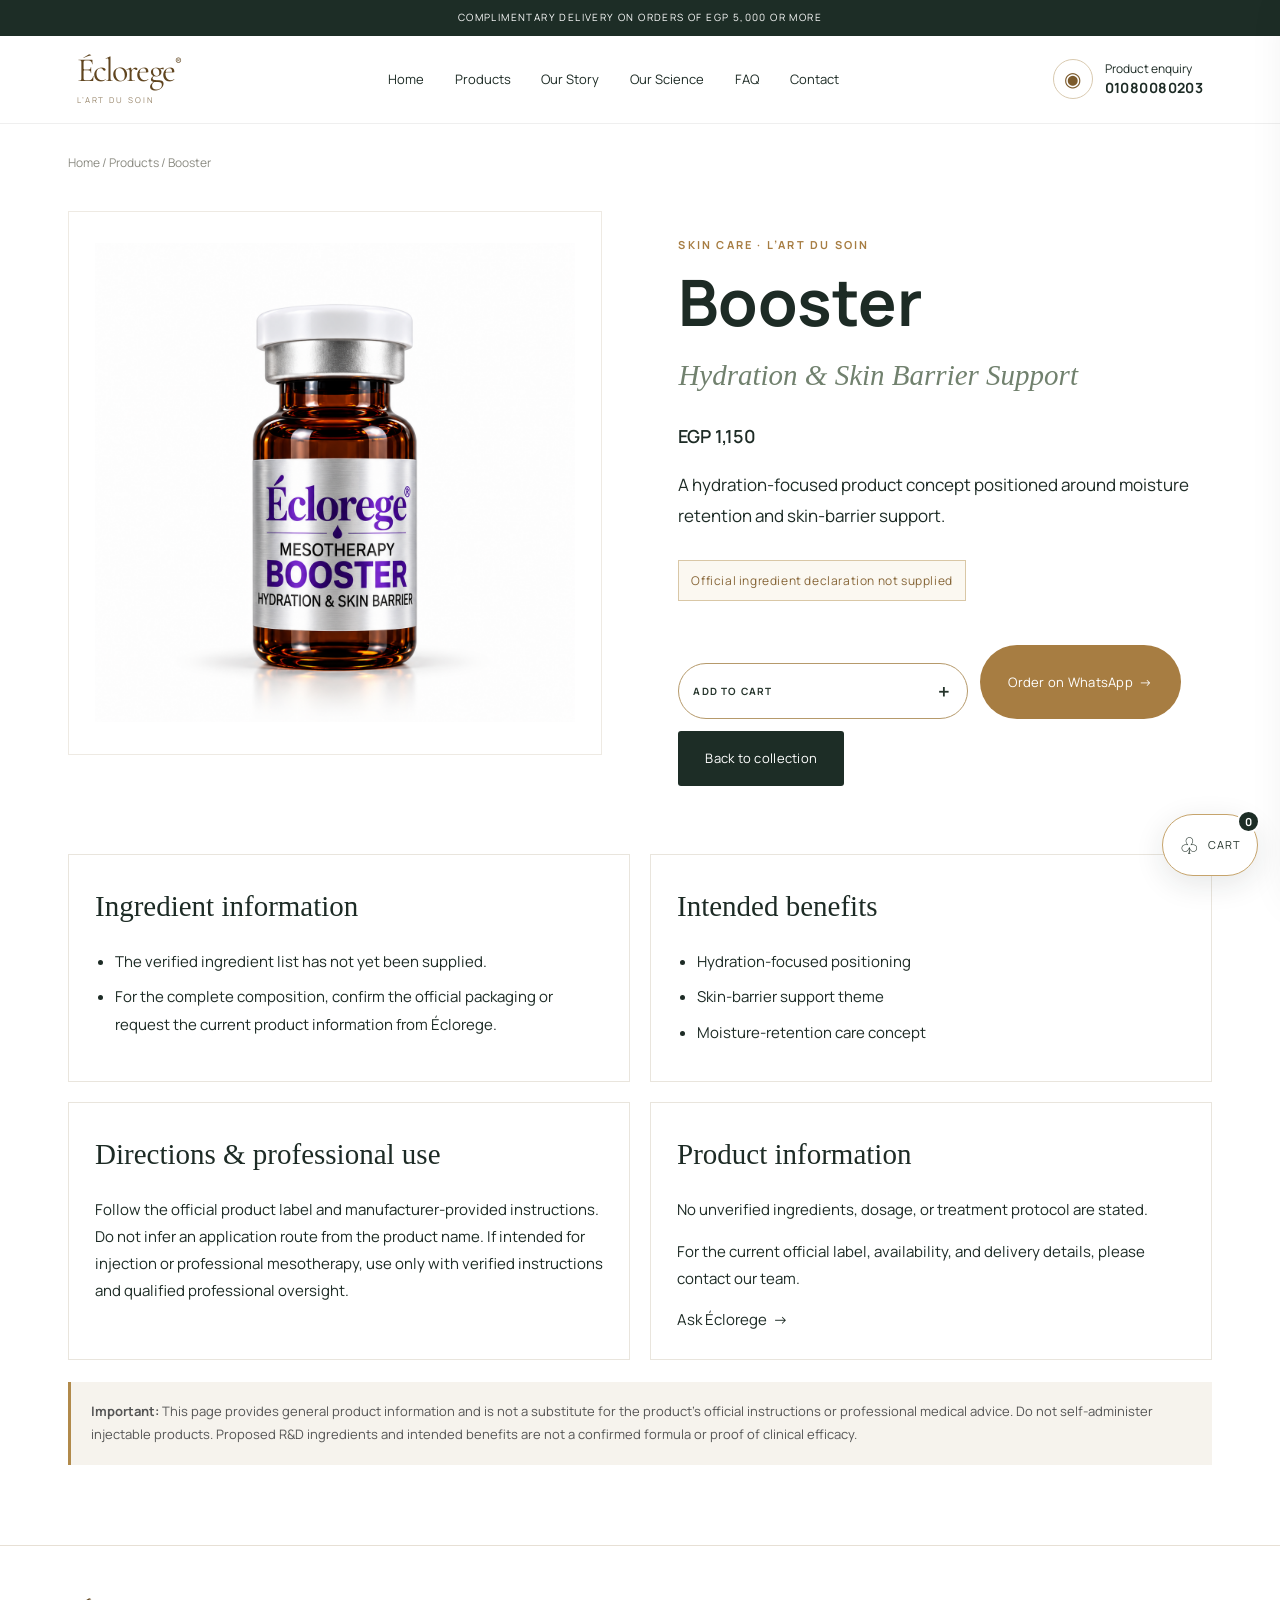
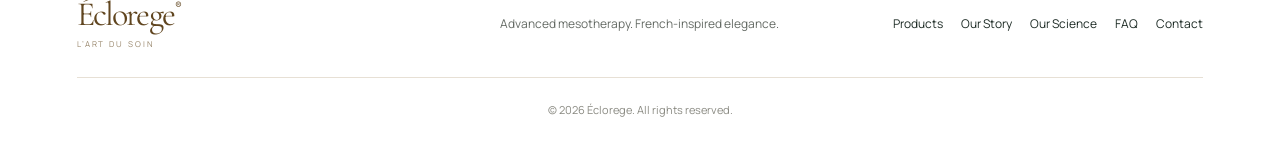
<file: products/booster.html>
<!doctype html>
<html lang="en">
<head>
<meta charset="utf-8">
<meta name="viewport" content="width=device-width,initial-scale=1">
<meta name="description" content="Booster by Éclorege — Hydration &amp; Skin Barrier Support. French-inspired elegance and clear product information.">
<title>Booster | Éclorege</title>
<link rel="stylesheet" href="../styles.css">
<style>
.product-profile{max-width:1200px;margin:0 auto;padding:38px 28px 80px}
.profile-layout{display:grid;grid-template-columns:minmax(0,1fr) minmax(0,1fr);gap:clamp(34px,6vw,84px);align-items:start}
.profile-image{background:#fff;border:1px solid #eeeae3;min-height:540px;display:flex;align-items:center;justify-content:center;padding:26px}
.profile-image img{display:block;width:100%;height:490px;object-fit:contain}
.profile-copy{padding:20px 0}
.profile-copy h1{font-size:clamp(42px,5vw,68px);line-height:1.02;margin:12px 0 16px}
.profile-subtitle{font-family:Georgia,serif;font-style:italic;color:var(--sage,#71816e);font-size:clamp(20px,2.3vw,29px);margin-bottom:20px}
.profile-price{font-weight:600;font-size:18px;margin:18px 0}
.profile-intro{font-size:17px;line-height:1.8;max-width:570px}
.profile-status{display:inline-block;border:1px solid #d9c7a6;color:#876638;background:#fbf8f1;padding:9px 12px;font-size:12px;letter-spacing:.05em;margin:12px 0 20px}
.profile-sections{display:grid;grid-template-columns:1fr 1fr;gap:20px;margin-top:48px}
.profile-panel{border:1px solid #e9e5dd;padding:26px;background:#fff}
.profile-panel h2{font-family:Georgia,serif;font-weight:400;font-size:29px;margin:0 0 16px}
.profile-panel ul{margin:0;padding-left:20px;line-height:1.85}
.profile-panel li{margin:0 0 8px}
.profile-panel p{line-height:1.8}
.profile-note{background:#f6f3ed;border-left:3px solid #b18a4b;padding:18px 20px;margin-top:22px;font-size:13px;line-height:1.8;color:#555}
.profile-actions{display:flex;gap:12px;flex-wrap:wrap;margin-top:24px}
.product-title-link{color:inherit;text-decoration:none}
.product-title-link:hover{color:#9b783e}
@media(max-width:760px){
 .product-profile{padding:20px 18px 54px}
 .profile-layout{grid-template-columns:1fr;gap:20px}
 .profile-image{min-height:0;padding:18px}
 .profile-image img{height:min(78vw,450px)}
 .profile-copy{padding:4px 0}
 .profile-sections{grid-template-columns:1fr;margin-top:30px}
 .profile-panel{padding:22px}
}
</style>
</head>
<body>
<div class="announcement">Complimentary delivery on orders of EGP 5,000 or more</div>
<header class="site-header">
<a class="wordmark" href="../index.html" aria-label="Éclorege home">Éclorege<span>®</span><small>L’ART DU SOIN</small></a>
<button class="menu-toggle" aria-label="Open navigation" aria-expanded="false">☰</button>
<nav class="main-nav"><a href="../index.html">Home</a><a href="../collection.html">Products</a><a href="../story.html">Our Story</a><a href="../science.html">Our Science</a><a href="../faq.html">FAQ</a><a href="../contact.html">Contact</a></nav>
<a class="header-whatsapp" target="_blank" rel="noopener" href="https://wa.me/201080080203?text=Bonjour%20%C3%89clorege%2C%20I%20have%20a%20question%20about%20Booster.%20Please%20share%20the%20official%20product%20information%20and%20directions%20for%20use."><span class="wa-icon">◉</span><span>Product enquiry<strong>01080080203</strong></span></a>
</header>
<main>
<div class="breadcrumbs" style="max-width:1200px;margin:28px auto 0;padding:0 28px"><a href="../index.html">Home</a> / <a href="../collection.html">Products</a> / Booster</div>
<section class="product-profile">
<div class="profile-layout">
<div class="profile-image"><img src="../assets/booster.png" alt="Éclorege Booster product vial on a white background"></div>
<div class="profile-copy">
<span class="eyebrow">SKIN CARE · L’ART DU SOIN</span>
<h1>Booster</h1>
<div class="profile-subtitle">Hydration &amp; Skin Barrier Support</div>
<div class="profile-price">EGP 1,150</div>
<p class="profile-intro">A hydration-focused product concept positioned around moisture retention and skin-barrier support.</p>
<div class="profile-status">Official ingredient declaration not supplied</div>
<div class="profile-actions"><button class="btn btn-gold add-cart-btn product-add-cart" type="button" data-add-cart data-id="booster" data-name="Booster" data-price="1150" data-image="../assets/booster.png">Add to Cart <span>＋</span></button><a class="btn btn-gold" target="_blank" rel="noopener" href="https://wa.me/201080080203?text=Bonjour%20%C3%89clorege%2C%20I%20would%20like%20to%20enquire%20about%20Booster%20%28EGP%20750%29.%20Please%20confirm%20availability%2C%20official%20product%20information%2C%20and%20delivery%20details.">Order on WhatsApp&nbsp; →</a><a class="btn" href="../collection.html">Back to collection</a></div>
</div>
</div>
<div class="profile-sections">
<section class="profile-panel"><h2>Ingredient information</h2><ul><li>The verified ingredient list has not yet been supplied.</li><li>For the complete composition, confirm the official packaging or request the current product information from Éclorege.</li></ul></section>
<section class="profile-panel"><h2>Intended benefits</h2><ul><li>Hydration-focused positioning</li><li>Skin-barrier support theme</li><li>Moisture-retention care concept</li></ul></section>
<section class="profile-panel"><h2>Directions & professional use</h2><p>Follow the official product label and manufacturer-provided instructions. Do not infer an application route from the product name. If intended for injection or professional mesotherapy, use only with verified instructions and qualified professional oversight.</p></section>
<section class="profile-panel"><h2>Product information</h2><p>No unverified ingredients, dosage, or treatment protocol are stated.</p><p>For the current official label, availability, and delivery details, please contact our team.</p><a target="_blank" rel="noopener" href="https://wa.me/201080080203?text=Bonjour%20%C3%89clorege%2C%20I%20have%20a%20question%20about%20Booster.%20Please%20share%20the%20official%20product%20information%20and%20directions%20for%20use.">Ask Éclorege&nbsp; →</a></section>
</div>
<div class="profile-note"><strong>Important:</strong> This page provides general product information and is not a substitute for the product’s official instructions or professional medical advice. Do not self-administer injectable products. Proposed R&amp;D ingredients and intended benefits are not a confirmed formula or proof of clinical efficacy.</div>
</section>
</main>
<footer class="site-footer">
<a class="wordmark" href="../index.html">Éclorege<span>®</span><small>L’ART DU SOIN</small></a>
<p>Advanced mesotherapy. French-inspired elegance.</p>
<div class="footer-links"><a href="../collection.html">Products</a><a href="../story.html">Our Story</a><a href="../science.html">Our Science</a><a href="../faq.html">FAQ</a><a href="../contact.html">Contact</a></div>
<small>© 2026 Éclorege. All rights reserved.</small>
</footer>
<script src="../app.js"></script>

<button class="cart-fab" type="button" aria-label="Open shopping cart" data-cart-open><span class="cart-bag">♧</span><span class="cart-fab-label">Cart</span><b class="cart-count" data-cart-count>0</b></button>
<div class="cart-backdrop" data-cart-close></div>
<aside class="cart-drawer" aria-label="Shopping cart" aria-hidden="true"><div class="cart-head"><div><span class="cart-kicker">ÉCLOREGE</span><h2>Your selection</h2></div><button class="cart-close" type="button" aria-label="Close cart" data-cart-close>×</button></div><div class="cart-items" data-cart-items><div class="cart-empty">Your selection will appear here.<br><span>Add a product to begin.</span></div></div><div class="cart-summary"><div class="cart-subtotal"><span>Subtotal</span><strong data-cart-total>EGP 0</strong></div><p>Delivery fees, if applicable, will be confirmed on WhatsApp.</p><button type="button" class="btn btn-gold cart-checkout" data-cart-checkout>Continue to checkout <span>→</span></button><button type="button" class="cart-continue" data-cart-close>Continue shopping</button></div></aside>
<div class="checkout-modal" data-checkout-modal aria-hidden="true"><div class="checkout-card"><button class="cart-close checkout-x" type="button" data-checkout-close aria-label="Close checkout">×</button><span class="cart-kicker">ÉCLOREGE</span><h2>Delivery details</h2><p>Complete your details to prepare your WhatsApp order.</p><form data-checkout-form><label>Full name<input name="name" required autocomplete="name" placeholder="Your full name"></label><div class="checkout-row"><label>Mobile number<input name="phone" required type="tel" autocomplete="tel" placeholder="01xxxxxxxxx"></label><label>Governorate<input name="governorate" required placeholder="e.g. Cairo"></label></div><label>Area / district<input name="area" required placeholder="Area or district"></label><label>Full address<textarea name="address" required rows="3" placeholder="Street, building, floor, apartment..."></textarea></label><label>Additional notes <span class="optional">(optional)</span><textarea name="notes" rows="2" placeholder="Landmark or delivery notes"></textarea></label><div class="checkout-total"><span>Order subtotal</span><strong data-checkout-total>EGP 0</strong></div><button class="btn btn-gold checkout-submit" type="submit">Send order via WhatsApp <span>↗</span></button></form></div></div>

<script src="../cart.js"></script>
</body>
</html>
</file>
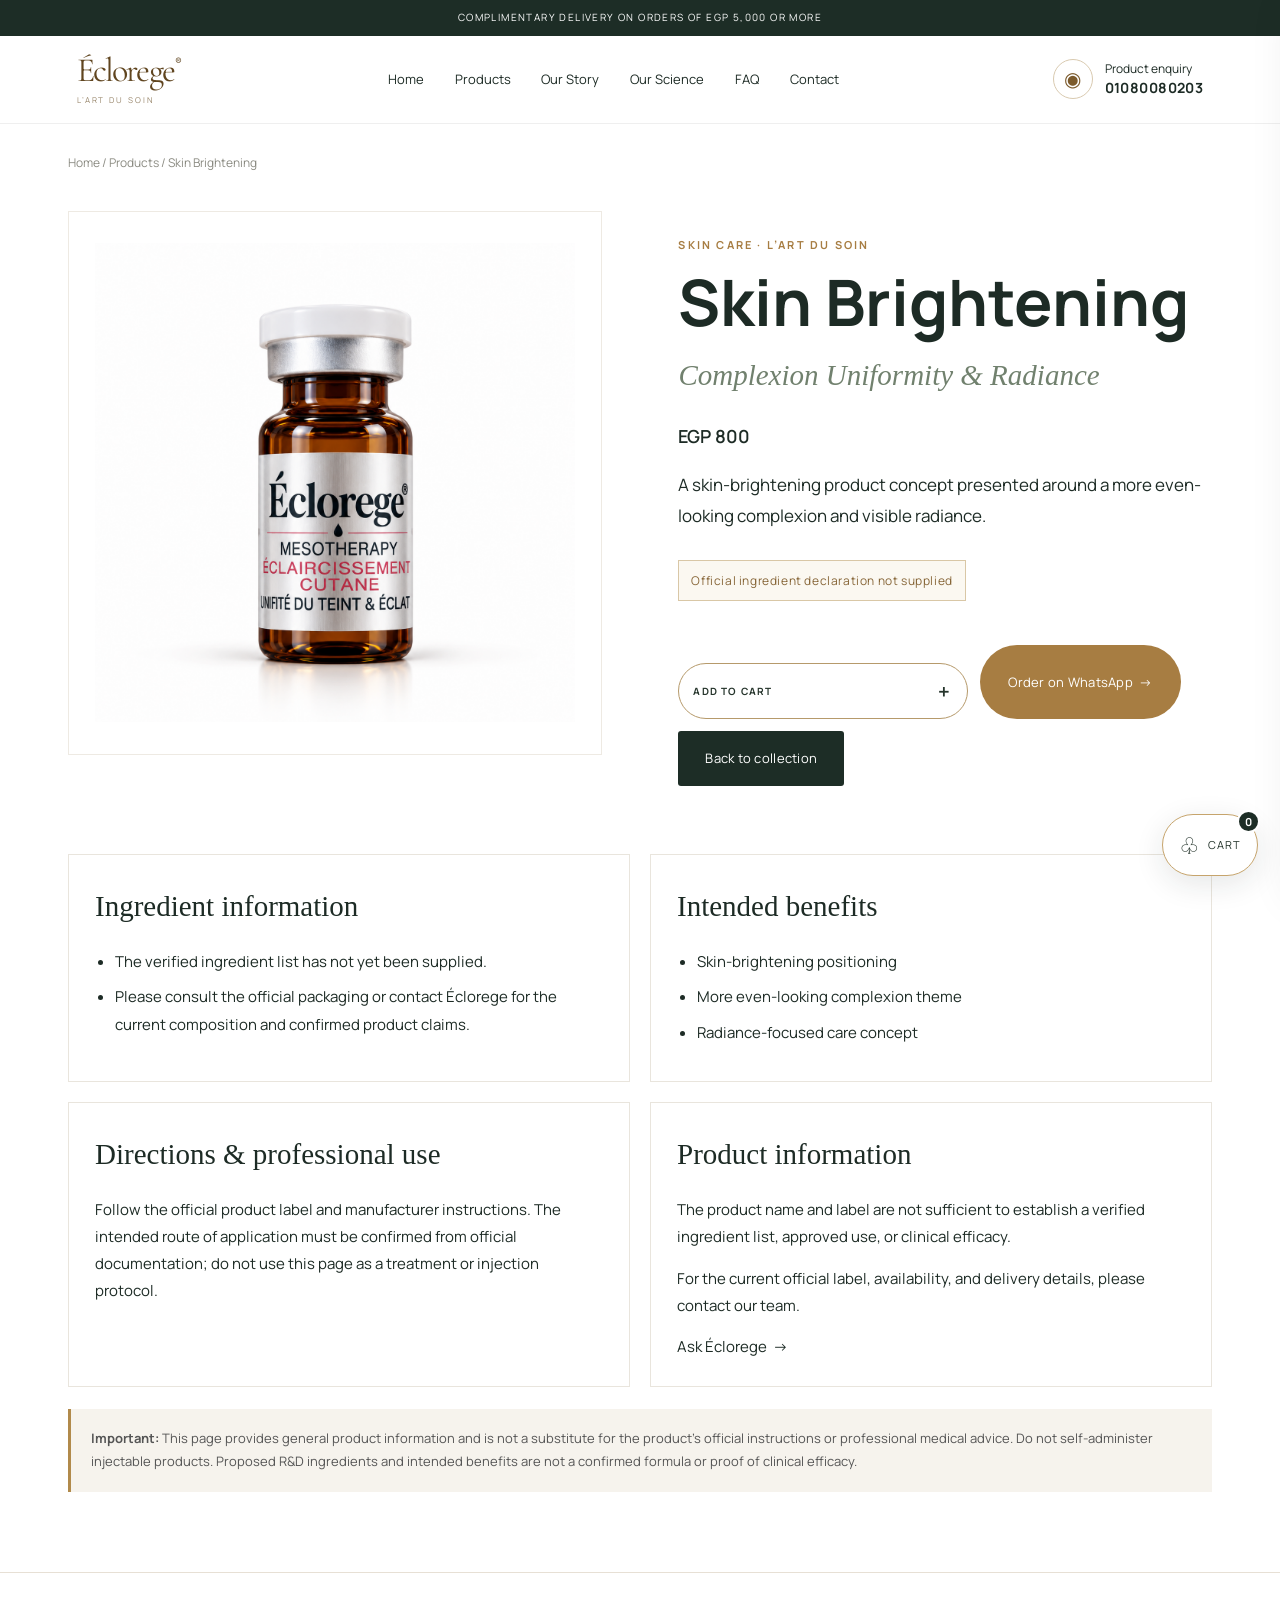
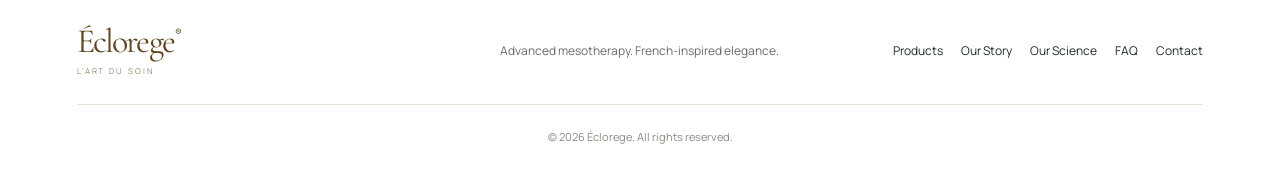
<file: products/eclaircissement-cutane.html>
<!doctype html>
<html lang="en">
<head>
<meta charset="utf-8">
<meta name="viewport" content="width=device-width,initial-scale=1">
<meta name="description" content="Skin Brightening by Éclorege — Complexion Uniformity &amp; Radiance. French-inspired elegance and clear product information.">
<title>Skin Brightening | Éclorege</title>
<link rel="stylesheet" href="../styles.css">
<style>
.product-profile{max-width:1200px;margin:0 auto;padding:38px 28px 80px}
.profile-layout{display:grid;grid-template-columns:minmax(0,1fr) minmax(0,1fr);gap:clamp(34px,6vw,84px);align-items:start}
.profile-image{background:#fff;border:1px solid #eeeae3;min-height:540px;display:flex;align-items:center;justify-content:center;padding:26px}
.profile-image img{display:block;width:100%;height:490px;object-fit:contain}
.profile-copy{padding:20px 0}
.profile-copy h1{font-size:clamp(42px,5vw,68px);line-height:1.02;margin:12px 0 16px}
.profile-subtitle{font-family:Georgia,serif;font-style:italic;color:var(--sage,#71816e);font-size:clamp(20px,2.3vw,29px);margin-bottom:20px}
.profile-price{font-weight:600;font-size:18px;margin:18px 0}
.profile-intro{font-size:17px;line-height:1.8;max-width:570px}
.profile-status{display:inline-block;border:1px solid #d9c7a6;color:#876638;background:#fbf8f1;padding:9px 12px;font-size:12px;letter-spacing:.05em;margin:12px 0 20px}
.profile-sections{display:grid;grid-template-columns:1fr 1fr;gap:20px;margin-top:48px}
.profile-panel{border:1px solid #e9e5dd;padding:26px;background:#fff}
.profile-panel h2{font-family:Georgia,serif;font-weight:400;font-size:29px;margin:0 0 16px}
.profile-panel ul{margin:0;padding-left:20px;line-height:1.85}
.profile-panel li{margin:0 0 8px}
.profile-panel p{line-height:1.8}
.profile-note{background:#f6f3ed;border-left:3px solid #b18a4b;padding:18px 20px;margin-top:22px;font-size:13px;line-height:1.8;color:#555}
.profile-actions{display:flex;gap:12px;flex-wrap:wrap;margin-top:24px}
.product-title-link{color:inherit;text-decoration:none}
.product-title-link:hover{color:#9b783e}
@media(max-width:760px){
 .product-profile{padding:20px 18px 54px}
 .profile-layout{grid-template-columns:1fr;gap:20px}
 .profile-image{min-height:0;padding:18px}
 .profile-image img{height:min(78vw,450px)}
 .profile-copy{padding:4px 0}
 .profile-sections{grid-template-columns:1fr;margin-top:30px}
 .profile-panel{padding:22px}
}
</style>
</head>
<body>
<div class="announcement">Complimentary delivery on orders of EGP 5,000 or more</div>
<header class="site-header">
<a class="wordmark" href="../index.html" aria-label="Éclorege home">Éclorege<span>®</span><small>L’ART DU SOIN</small></a>
<button class="menu-toggle" aria-label="Open navigation" aria-expanded="false">☰</button>
<nav class="main-nav"><a href="../index.html">Home</a><a href="../collection.html">Products</a><a href="../story.html">Our Story</a><a href="../science.html">Our Science</a><a href="../faq.html">FAQ</a><a href="../contact.html">Contact</a></nav>
<a class="header-whatsapp" target="_blank" rel="noopener" href="https://wa.me/201080080203?text=Bonjour%20%C3%89clorege%2C%20I%20have%20a%20question%20about%20Skin%20Brightening.%20Please%20share%20the%20official%20product%20information%20and%20directions%20for%20use."><span class="wa-icon">◉</span><span>Product enquiry<strong>01080080203</strong></span></a>
</header>
<main>
<div class="breadcrumbs" style="max-width:1200px;margin:28px auto 0;padding:0 28px"><a href="../index.html">Home</a> / <a href="../collection.html">Products</a> / Skin Brightening</div>
<section class="product-profile">
<div class="profile-layout">
<div class="profile-image"><img src="../assets/eclaircissement-cutané.png" alt="Éclorege Skin Brightening product vial on a white background"></div>
<div class="profile-copy">
<span class="eyebrow">SKIN CARE · L’ART DU SOIN</span>
<h1>Skin Brightening</h1>
<div class="profile-subtitle">Complexion Uniformity &amp; Radiance</div>
<div class="profile-price">EGP 800</div>
<p class="profile-intro">A skin-brightening product concept presented around a more even-looking complexion and visible radiance.</p>
<div class="profile-status">Official ingredient declaration not supplied</div>
<div class="profile-actions"><button class="btn btn-gold add-cart-btn product-add-cart" type="button" data-add-cart data-id="eclaircissement-cutane" data-name="Skin Brightening" data-price="800" data-image="../assets/eclaircissement-cutané.png">Add to Cart <span>＋</span></button><a class="btn btn-gold" target="_blank" rel="noopener" href="https://wa.me/201080080203?text=Bonjour%20%C3%89clorege%2C%20I%20would%20like%20to%20enquire%20about%20Skin%20Brightening%20%28Price%20on%20request%29.%20Please%20confirm%20availability%2C%20official%20product%20information%2C%20and%20delivery%20details.">Order on WhatsApp&nbsp; →</a><a class="btn" href="../collection.html">Back to collection</a></div>
</div>
</div>
<div class="profile-sections">
<section class="profile-panel"><h2>Ingredient information</h2><ul><li>The verified ingredient list has not yet been supplied.</li><li>Please consult the official packaging or contact Éclorege for the current composition and confirmed product claims.</li></ul></section>
<section class="profile-panel"><h2>Intended benefits</h2><ul><li>Skin-brightening positioning</li><li>More even-looking complexion theme</li><li>Radiance-focused care concept</li></ul></section>
<section class="profile-panel"><h2>Directions & professional use</h2><p>Follow the official product label and manufacturer instructions. The intended route of application must be confirmed from official documentation; do not use this page as a treatment or injection protocol.</p></section>
<section class="profile-panel"><h2>Product information</h2><p>The product name and label are not sufficient to establish a verified ingredient list, approved use, or clinical efficacy.</p><p>For the current official label, availability, and delivery details, please contact our team.</p><a target="_blank" rel="noopener" href="https://wa.me/201080080203?text=Bonjour%20%C3%89clorege%2C%20I%20have%20a%20question%20about%20Skin%20Brightening.%20Please%20share%20the%20official%20product%20information%20and%20directions%20for%20use.">Ask Éclorege&nbsp; →</a></section>
</div>
<div class="profile-note"><strong>Important:</strong> This page provides general product information and is not a substitute for the product’s official instructions or professional medical advice. Do not self-administer injectable products. Proposed R&amp;D ingredients and intended benefits are not a confirmed formula or proof of clinical efficacy.</div>
</section>
</main>
<footer class="site-footer">
<a class="wordmark" href="../index.html">Éclorege<span>®</span><small>L’ART DU SOIN</small></a>
<p>Advanced mesotherapy. French-inspired elegance.</p>
<div class="footer-links"><a href="../collection.html">Products</a><a href="../story.html">Our Story</a><a href="../science.html">Our Science</a><a href="../faq.html">FAQ</a><a href="../contact.html">Contact</a></div>
<small>© 2026 Éclorege. All rights reserved.</small>
</footer>
<script src="../app.js"></script>

<button class="cart-fab" type="button" aria-label="Open shopping cart" data-cart-open><span class="cart-bag">♧</span><span class="cart-fab-label">Cart</span><b class="cart-count" data-cart-count>0</b></button>
<div class="cart-backdrop" data-cart-close></div>
<aside class="cart-drawer" aria-label="Shopping cart" aria-hidden="true"><div class="cart-head"><div><span class="cart-kicker">ÉCLOREGE</span><h2>Your selection</h2></div><button class="cart-close" type="button" aria-label="Close cart" data-cart-close>×</button></div><div class="cart-items" data-cart-items><div class="cart-empty">Your selection will appear here.<br><span>Add a product to begin.</span></div></div><div class="cart-summary"><div class="cart-subtotal"><span>Subtotal</span><strong data-cart-total>EGP 0</strong></div><p>Delivery fees, if applicable, will be confirmed on WhatsApp.</p><button type="button" class="btn btn-gold cart-checkout" data-cart-checkout>Continue to checkout <span>→</span></button><button type="button" class="cart-continue" data-cart-close>Continue shopping</button></div></aside>
<div class="checkout-modal" data-checkout-modal aria-hidden="true"><div class="checkout-card"><button class="cart-close checkout-x" type="button" data-checkout-close aria-label="Close checkout">×</button><span class="cart-kicker">ÉCLOREGE</span><h2>Delivery details</h2><p>Complete your details to prepare your WhatsApp order.</p><form data-checkout-form><label>Full name<input name="name" required autocomplete="name" placeholder="Your full name"></label><div class="checkout-row"><label>Mobile number<input name="phone" required type="tel" autocomplete="tel" placeholder="01xxxxxxxxx"></label><label>Governorate<input name="governorate" required placeholder="e.g. Cairo"></label></div><label>Area / district<input name="area" required placeholder="Area or district"></label><label>Full address<textarea name="address" required rows="3" placeholder="Street, building, floor, apartment..."></textarea></label><label>Additional notes <span class="optional">(optional)</span><textarea name="notes" rows="2" placeholder="Landmark or delivery notes"></textarea></label><div class="checkout-total"><span>Order subtotal</span><strong data-checkout-total>EGP 0</strong></div><button class="btn btn-gold checkout-submit" type="submit">Send order via WhatsApp <span>↗</span></button></form></div></div>

<script src="../cart.js"></script>
</body>
</html>
</file>
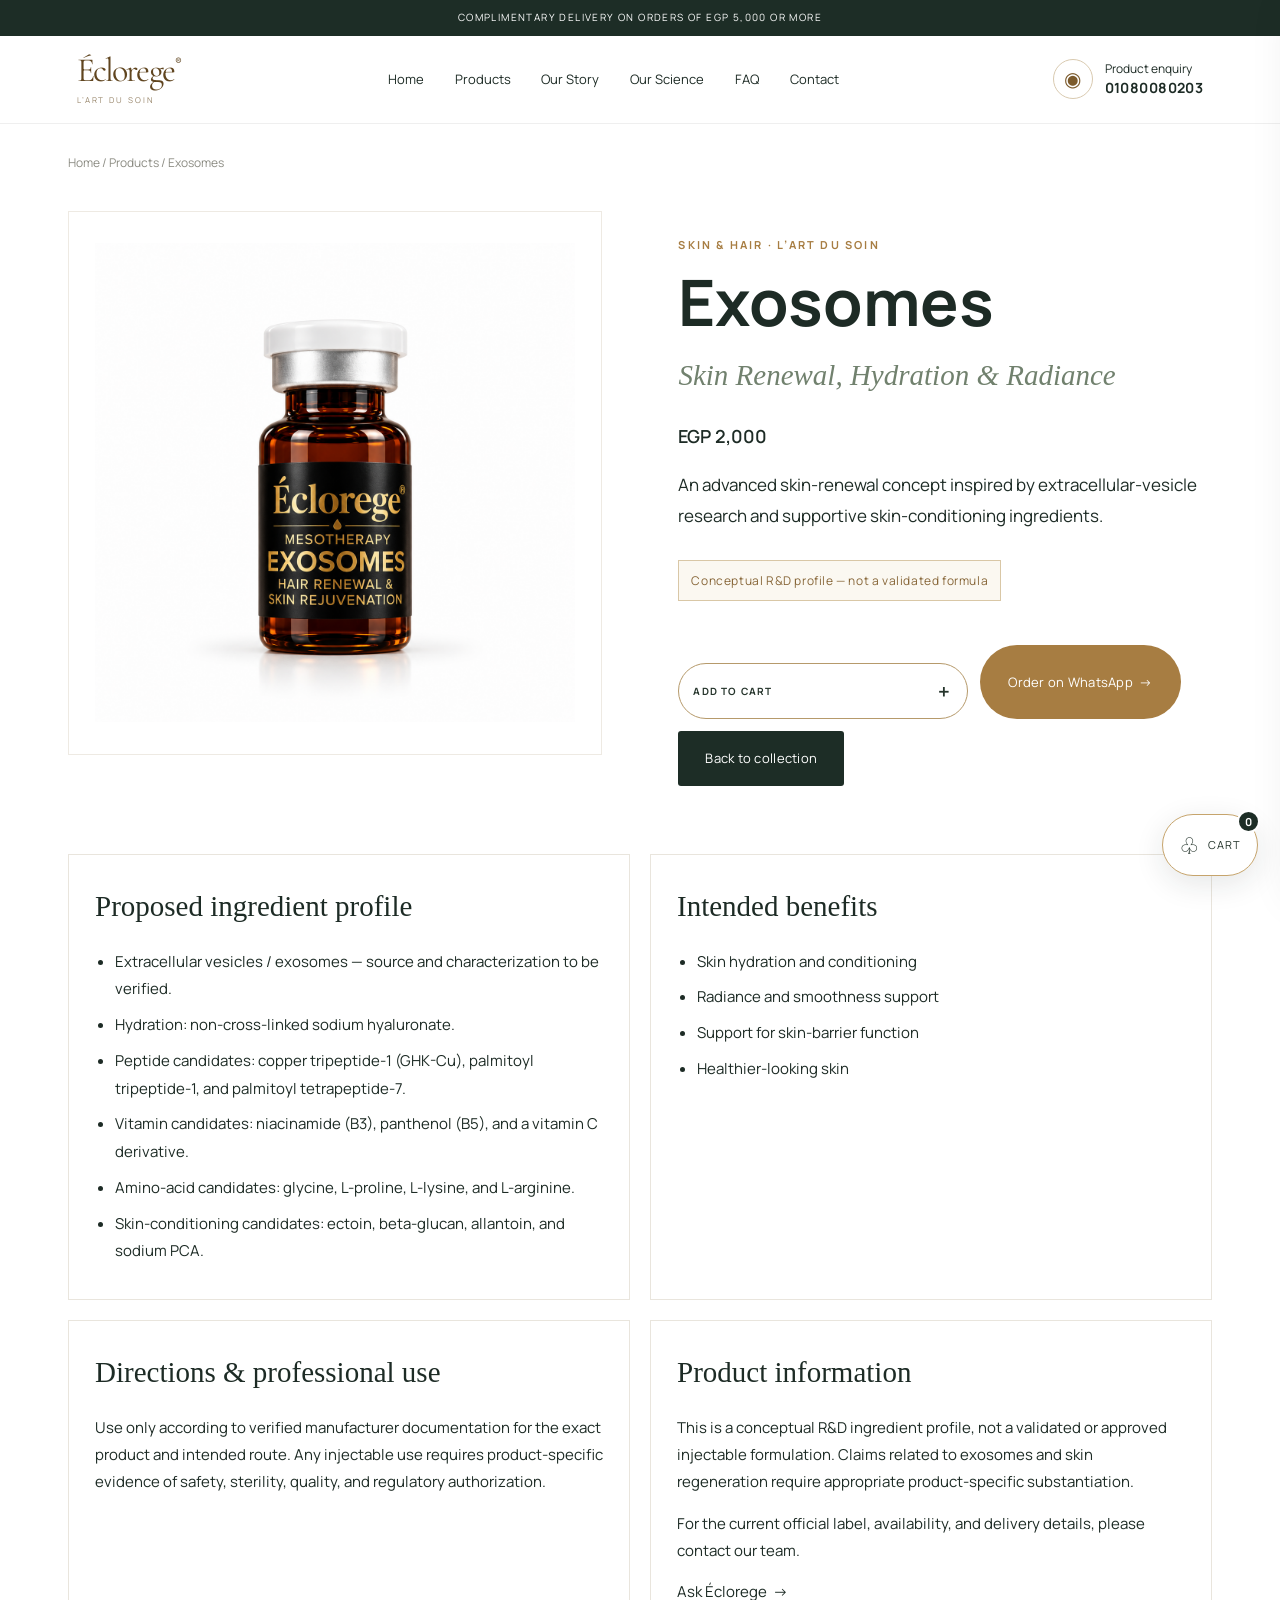
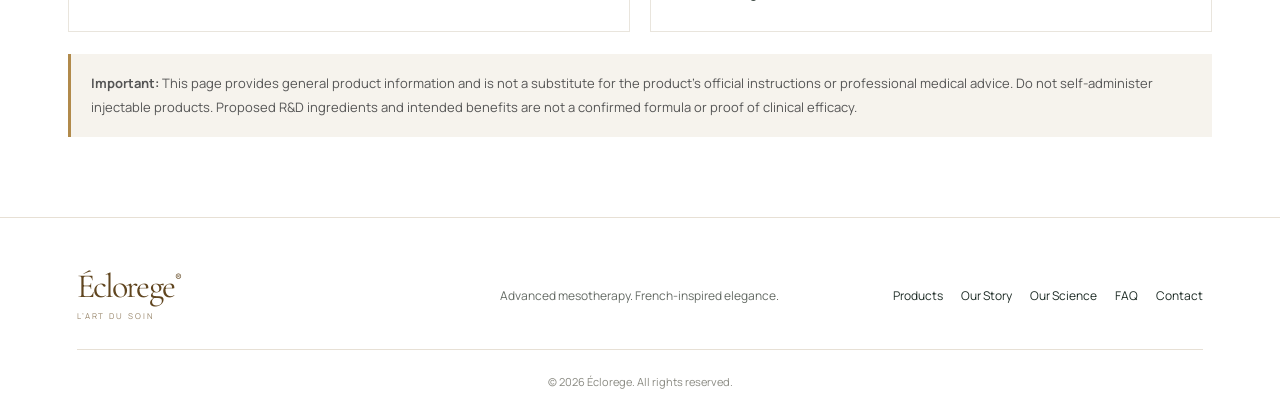
<file: products/exosomes.html>
<!doctype html>
<html lang="en">
<head>
<meta charset="utf-8">
<meta name="viewport" content="width=device-width,initial-scale=1">
<meta name="description" content="Exosomes by Éclorege — Skin Renewal, Hydration &amp; Radiance. French-inspired elegance and clear product information.">
<title>Exosomes | Éclorege</title>
<link rel="stylesheet" href="../styles.css">
<style>
.product-profile{max-width:1200px;margin:0 auto;padding:38px 28px 80px}
.profile-layout{display:grid;grid-template-columns:minmax(0,1fr) minmax(0,1fr);gap:clamp(34px,6vw,84px);align-items:start}
.profile-image{background:#fff;border:1px solid #eeeae3;min-height:540px;display:flex;align-items:center;justify-content:center;padding:26px}
.profile-image img{display:block;width:100%;height:490px;object-fit:contain}
.profile-copy{padding:20px 0}
.profile-copy h1{font-size:clamp(42px,5vw,68px);line-height:1.02;margin:12px 0 16px}
.profile-subtitle{font-family:Georgia,serif;font-style:italic;color:var(--sage,#71816e);font-size:clamp(20px,2.3vw,29px);margin-bottom:20px}
.profile-price{font-weight:600;font-size:18px;margin:18px 0}
.profile-intro{font-size:17px;line-height:1.8;max-width:570px}
.profile-status{display:inline-block;border:1px solid #d9c7a6;color:#876638;background:#fbf8f1;padding:9px 12px;font-size:12px;letter-spacing:.05em;margin:12px 0 20px}
.profile-sections{display:grid;grid-template-columns:1fr 1fr;gap:20px;margin-top:48px}
.profile-panel{border:1px solid #e9e5dd;padding:26px;background:#fff}
.profile-panel h2{font-family:Georgia,serif;font-weight:400;font-size:29px;margin:0 0 16px}
.profile-panel ul{margin:0;padding-left:20px;line-height:1.85}
.profile-panel li{margin:0 0 8px}
.profile-panel p{line-height:1.8}
.profile-note{background:#f6f3ed;border-left:3px solid #b18a4b;padding:18px 20px;margin-top:22px;font-size:13px;line-height:1.8;color:#555}
.profile-actions{display:flex;gap:12px;flex-wrap:wrap;margin-top:24px}
.product-title-link{color:inherit;text-decoration:none}
.product-title-link:hover{color:#9b783e}
@media(max-width:760px){
 .product-profile{padding:20px 18px 54px}
 .profile-layout{grid-template-columns:1fr;gap:20px}
 .profile-image{min-height:0;padding:18px}
 .profile-image img{height:min(78vw,450px)}
 .profile-copy{padding:4px 0}
 .profile-sections{grid-template-columns:1fr;margin-top:30px}
 .profile-panel{padding:22px}
}
</style>
</head>
<body>
<div class="announcement">Complimentary delivery on orders of EGP 5,000 or more</div>
<header class="site-header">
<a class="wordmark" href="../index.html" aria-label="Éclorege home">Éclorege<span>®</span><small>L’ART DU SOIN</small></a>
<button class="menu-toggle" aria-label="Open navigation" aria-expanded="false">☰</button>
<nav class="main-nav"><a href="../index.html">Home</a><a href="../collection.html">Products</a><a href="../story.html">Our Story</a><a href="../science.html">Our Science</a><a href="../faq.html">FAQ</a><a href="../contact.html">Contact</a></nav>
<a class="header-whatsapp" target="_blank" rel="noopener" href="https://wa.me/201080080203?text=Bonjour%20%C3%89clorege%2C%20I%20have%20a%20question%20about%20Exosomes.%20Please%20share%20the%20official%20product%20information%20and%20directions%20for%20use."><span class="wa-icon">◉</span><span>Product enquiry<strong>01080080203</strong></span></a>
</header>
<main>
<div class="breadcrumbs" style="max-width:1200px;margin:28px auto 0;padding:0 28px"><a href="../index.html">Home</a> / <a href="../collection.html">Products</a> / Exosomes</div>
<section class="product-profile">
<div class="profile-layout">
<div class="profile-image"><img src="../assets/exosomes.png" alt="Éclorege Exosomes product vial on a white background"></div>
<div class="profile-copy">
<span class="eyebrow">SKIN &amp; HAIR · L’ART DU SOIN</span>
<h1>Exosomes</h1>
<div class="profile-subtitle">Skin Renewal, Hydration &amp; Radiance</div>
<div class="profile-price">EGP 2,000</div>
<p class="profile-intro">An advanced skin-renewal concept inspired by extracellular-vesicle research and supportive skin-conditioning ingredients.</p>
<div class="profile-status">Conceptual R&amp;D profile — not a validated formula</div>
<div class="profile-actions"><button class="btn btn-gold add-cart-btn product-add-cart" type="button" data-add-cart data-id="exosomes" data-name="Exosomes" data-price="2000" data-image="../assets/exosomes.png">Add to Cart <span>＋</span></button><a class="btn btn-gold" target="_blank" rel="noopener" href="https://wa.me/201080080203?text=Bonjour%20%C3%89clorege%2C%20I%20would%20like%20to%20enquire%20about%20Exosomes%20%28EGP%20450%29.%20Please%20confirm%20availability%2C%20official%20product%20information%2C%20and%20delivery%20details.">Order on WhatsApp&nbsp; →</a><a class="btn" href="../collection.html">Back to collection</a></div>
</div>
</div>
<div class="profile-sections">
<section class="profile-panel"><h2>Proposed ingredient profile</h2><ul><li>Extracellular vesicles / exosomes — source and characterization to be verified.</li><li>Hydration: non-cross-linked sodium hyaluronate.</li><li>Peptide candidates: copper tripeptide-1 (GHK-Cu), palmitoyl tripeptide-1, and palmitoyl tetrapeptide-7.</li><li>Vitamin candidates: niacinamide (B3), panthenol (B5), and a vitamin C derivative.</li><li>Amino-acid candidates: glycine, L-proline, L-lysine, and L-arginine.</li><li>Skin-conditioning candidates: ectoin, beta-glucan, allantoin, and sodium PCA.</li></ul></section>
<section class="profile-panel"><h2>Intended benefits</h2><ul><li>Skin hydration and conditioning</li><li>Radiance and smoothness support</li><li>Support for skin-barrier function</li><li>Healthier-looking skin</li></ul></section>
<section class="profile-panel"><h2>Directions & professional use</h2><p>Use only according to verified manufacturer documentation for the exact product and intended route. Any injectable use requires product-specific evidence of safety, sterility, quality, and regulatory authorization.</p></section>
<section class="profile-panel"><h2>Product information</h2><p>This is a conceptual R&amp;D ingredient profile, not a validated or approved injectable formulation. Claims related to exosomes and skin regeneration require appropriate product-specific substantiation.</p><p>For the current official label, availability, and delivery details, please contact our team.</p><a target="_blank" rel="noopener" href="https://wa.me/201080080203?text=Bonjour%20%C3%89clorege%2C%20I%20have%20a%20question%20about%20Exosomes.%20Please%20share%20the%20official%20product%20information%20and%20directions%20for%20use.">Ask Éclorege&nbsp; →</a></section>
</div>
<div class="profile-note"><strong>Important:</strong> This page provides general product information and is not a substitute for the product’s official instructions or professional medical advice. Do not self-administer injectable products. Proposed R&amp;D ingredients and intended benefits are not a confirmed formula or proof of clinical efficacy.</div>
</section>
</main>
<footer class="site-footer">
<a class="wordmark" href="../index.html">Éclorege<span>®</span><small>L’ART DU SOIN</small></a>
<p>Advanced mesotherapy. French-inspired elegance.</p>
<div class="footer-links"><a href="../collection.html">Products</a><a href="../story.html">Our Story</a><a href="../science.html">Our Science</a><a href="../faq.html">FAQ</a><a href="../contact.html">Contact</a></div>
<small>© 2026 Éclorege. All rights reserved.</small>
</footer>
<script src="../app.js"></script>

<button class="cart-fab" type="button" aria-label="Open shopping cart" data-cart-open><span class="cart-bag">♧</span><span class="cart-fab-label">Cart</span><b class="cart-count" data-cart-count>0</b></button>
<div class="cart-backdrop" data-cart-close></div>
<aside class="cart-drawer" aria-label="Shopping cart" aria-hidden="true"><div class="cart-head"><div><span class="cart-kicker">ÉCLOREGE</span><h2>Your selection</h2></div><button class="cart-close" type="button" aria-label="Close cart" data-cart-close>×</button></div><div class="cart-items" data-cart-items><div class="cart-empty">Your selection will appear here.<br><span>Add a product to begin.</span></div></div><div class="cart-summary"><div class="cart-subtotal"><span>Subtotal</span><strong data-cart-total>EGP 0</strong></div><p>Delivery fees, if applicable, will be confirmed on WhatsApp.</p><button type="button" class="btn btn-gold cart-checkout" data-cart-checkout>Continue to checkout <span>→</span></button><button type="button" class="cart-continue" data-cart-close>Continue shopping</button></div></aside>
<div class="checkout-modal" data-checkout-modal aria-hidden="true"><div class="checkout-card"><button class="cart-close checkout-x" type="button" data-checkout-close aria-label="Close checkout">×</button><span class="cart-kicker">ÉCLOREGE</span><h2>Delivery details</h2><p>Complete your details to prepare your WhatsApp order.</p><form data-checkout-form><label>Full name<input name="name" required autocomplete="name" placeholder="Your full name"></label><div class="checkout-row"><label>Mobile number<input name="phone" required type="tel" autocomplete="tel" placeholder="01xxxxxxxxx"></label><label>Governorate<input name="governorate" required placeholder="e.g. Cairo"></label></div><label>Area / district<input name="area" required placeholder="Area or district"></label><label>Full address<textarea name="address" required rows="3" placeholder="Street, building, floor, apartment..."></textarea></label><label>Additional notes <span class="optional">(optional)</span><textarea name="notes" rows="2" placeholder="Landmark or delivery notes"></textarea></label><div class="checkout-total"><span>Order subtotal</span><strong data-checkout-total>EGP 0</strong></div><button class="btn btn-gold checkout-submit" type="submit">Send order via WhatsApp <span>↗</span></button></form></div></div>

<script src="../cart.js"></script>
</body>
</html>
</file>
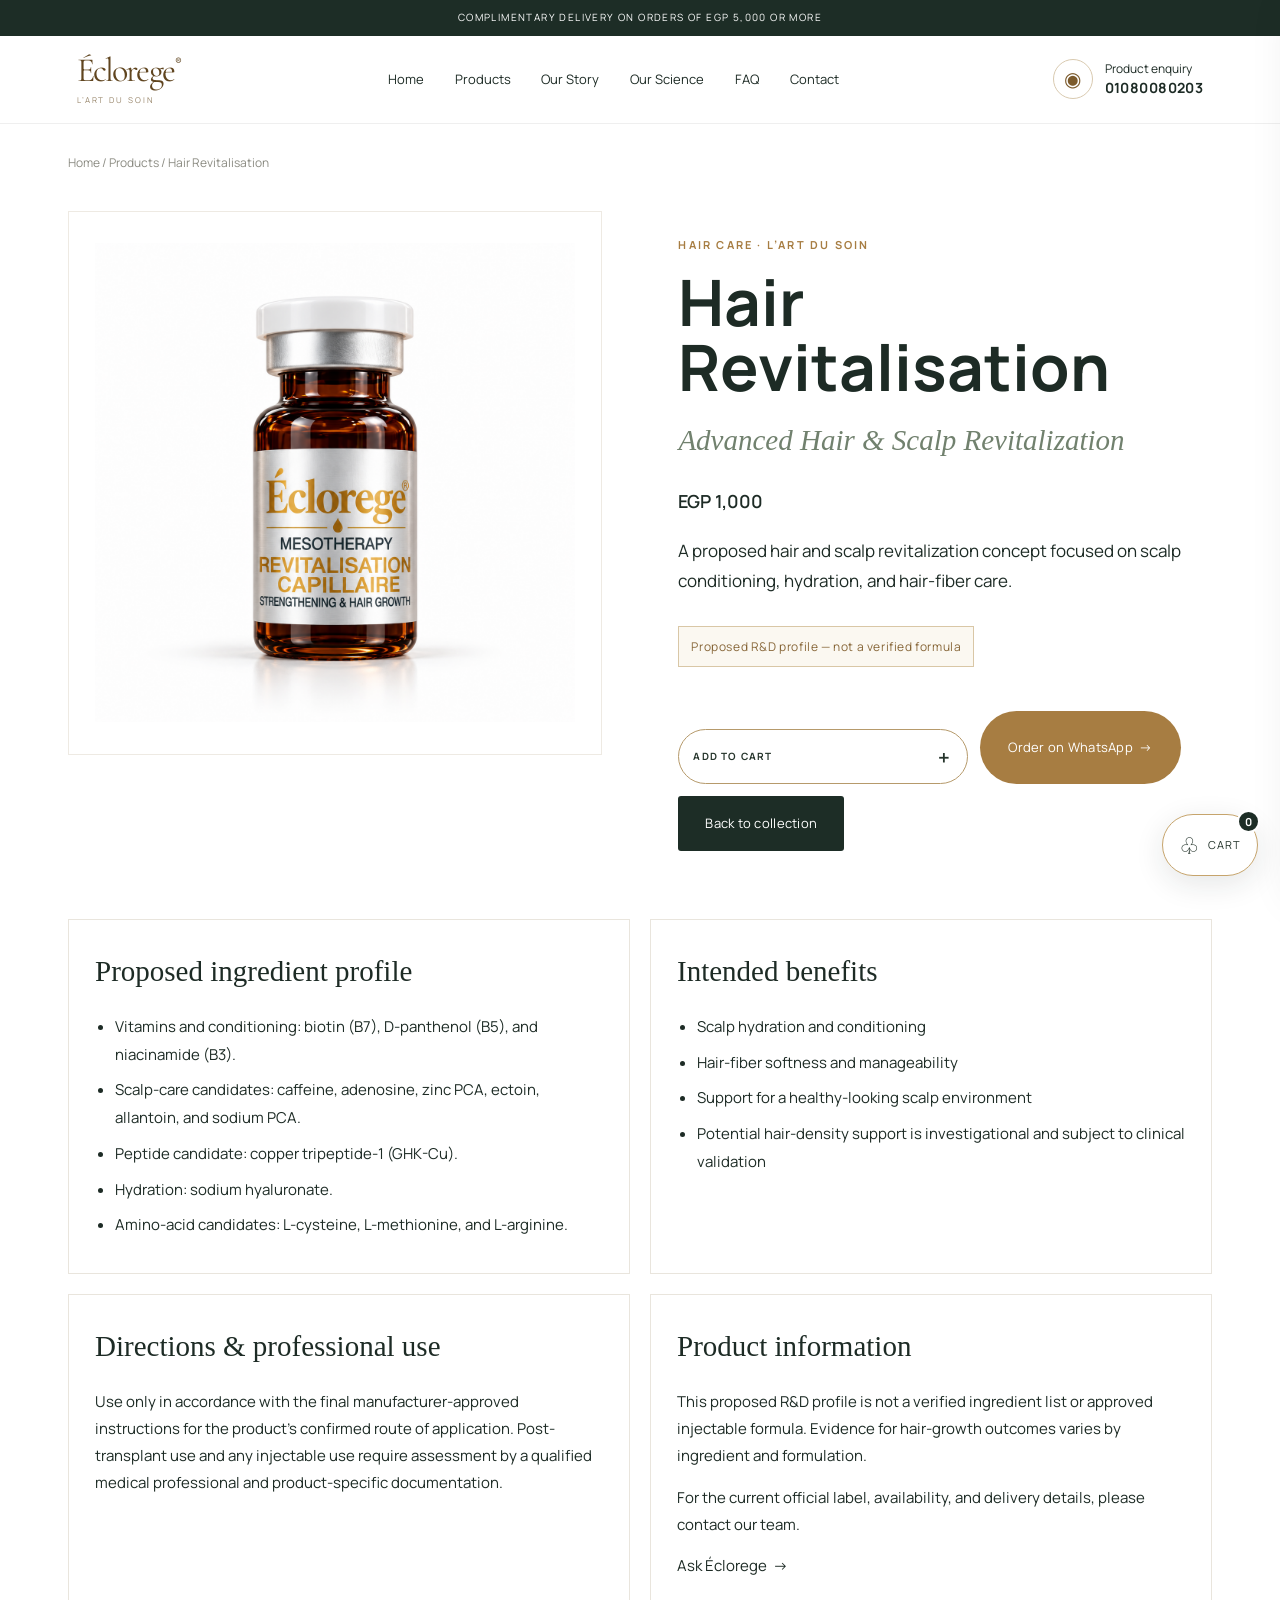
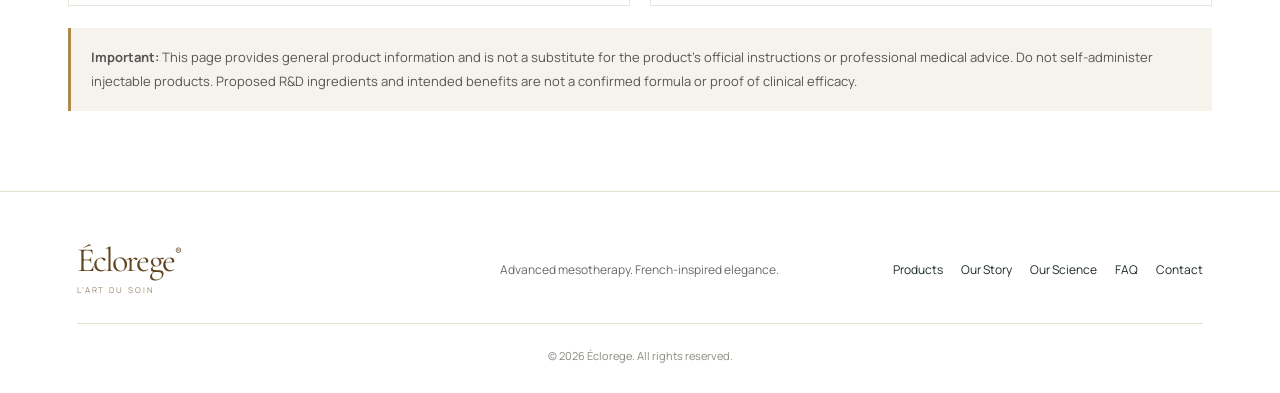
<file: products/hair-revitalisation.html>
<!doctype html>
<html lang="en">
<head>
<meta charset="utf-8">
<meta name="viewport" content="width=device-width,initial-scale=1">
<meta name="description" content="Hair Revitalisation by Éclorege — Advanced Hair &amp; Scalp Revitalization. French-inspired elegance and clear product information.">
<title>Hair Revitalisation | Éclorege</title>
<link rel="stylesheet" href="../styles.css">
<style>
.product-profile{max-width:1200px;margin:0 auto;padding:38px 28px 80px}
.profile-layout{display:grid;grid-template-columns:minmax(0,1fr) minmax(0,1fr);gap:clamp(34px,6vw,84px);align-items:start}
.profile-image{background:#fff;border:1px solid #eeeae3;min-height:540px;display:flex;align-items:center;justify-content:center;padding:26px}
.profile-image img{display:block;width:100%;height:490px;object-fit:contain}
.profile-copy{padding:20px 0}
.profile-copy h1{font-size:clamp(42px,5vw,68px);line-height:1.02;margin:12px 0 16px}
.profile-subtitle{font-family:Georgia,serif;font-style:italic;color:var(--sage,#71816e);font-size:clamp(20px,2.3vw,29px);margin-bottom:20px}
.profile-price{font-weight:600;font-size:18px;margin:18px 0}
.profile-intro{font-size:17px;line-height:1.8;max-width:570px}
.profile-status{display:inline-block;border:1px solid #d9c7a6;color:#876638;background:#fbf8f1;padding:9px 12px;font-size:12px;letter-spacing:.05em;margin:12px 0 20px}
.profile-sections{display:grid;grid-template-columns:1fr 1fr;gap:20px;margin-top:48px}
.profile-panel{border:1px solid #e9e5dd;padding:26px;background:#fff}
.profile-panel h2{font-family:Georgia,serif;font-weight:400;font-size:29px;margin:0 0 16px}
.profile-panel ul{margin:0;padding-left:20px;line-height:1.85}
.profile-panel li{margin:0 0 8px}
.profile-panel p{line-height:1.8}
.profile-note{background:#f6f3ed;border-left:3px solid #b18a4b;padding:18px 20px;margin-top:22px;font-size:13px;line-height:1.8;color:#555}
.profile-actions{display:flex;gap:12px;flex-wrap:wrap;margin-top:24px}
.product-title-link{color:inherit;text-decoration:none}
.product-title-link:hover{color:#9b783e}
@media(max-width:760px){
 .product-profile{padding:20px 18px 54px}
 .profile-layout{grid-template-columns:1fr;gap:20px}
 .profile-image{min-height:0;padding:18px}
 .profile-image img{height:min(78vw,450px)}
 .profile-copy{padding:4px 0}
 .profile-sections{grid-template-columns:1fr;margin-top:30px}
 .profile-panel{padding:22px}
}
</style>
</head>
<body>
<div class="announcement">Complimentary delivery on orders of EGP 5,000 or more</div>
<header class="site-header">
<a class="wordmark" href="../index.html" aria-label="Éclorege home">Éclorege<span>®</span><small>L’ART DU SOIN</small></a>
<button class="menu-toggle" aria-label="Open navigation" aria-expanded="false">☰</button>
<nav class="main-nav"><a href="../index.html">Home</a><a href="../collection.html">Products</a><a href="../story.html">Our Story</a><a href="../science.html">Our Science</a><a href="../faq.html">FAQ</a><a href="../contact.html">Contact</a></nav>
<a class="header-whatsapp" target="_blank" rel="noopener" href="https://wa.me/201080080203?text=Bonjour%20%C3%89clorege%2C%20I%20have%20a%20question%20about%20Hair%20Revitalisation.%20Please%20share%20the%20official%20product%20information%20and%20directions%20for%20use."><span class="wa-icon">◉</span><span>Product enquiry<strong>01080080203</strong></span></a>
</header>
<main>
<div class="breadcrumbs" style="max-width:1200px;margin:28px auto 0;padding:0 28px"><a href="../index.html">Home</a> / <a href="../collection.html">Products</a> / Hair Revitalisation</div>
<section class="product-profile">
<div class="profile-layout">
<div class="profile-image"><img src="../assets/hair-revitalisation.png" alt="Éclorege Hair Revitalisation product vial on a white background"></div>
<div class="profile-copy">
<span class="eyebrow">HAIR CARE · L’ART DU SOIN</span>
<h1>Hair Revitalisation</h1>
<div class="profile-subtitle">Advanced Hair &amp; Scalp Revitalization</div>
<div class="profile-price">EGP 1,000</div>
<p class="profile-intro">A proposed hair and scalp revitalization concept focused on scalp conditioning, hydration, and hair-fiber care.</p>
<div class="profile-status">Proposed R&amp;D profile — not a verified formula</div>
<div class="profile-actions"><button class="btn btn-gold add-cart-btn product-add-cart" type="button" data-add-cart data-id="hair-revitalisation" data-name="Hair Revitalisation" data-price="1000" data-image="../assets/hair-revitalisation.png">Add to Cart <span>＋</span></button><a class="btn btn-gold" target="_blank" rel="noopener" href="https://wa.me/201080080203?text=Bonjour%20%C3%89clorege%2C%20I%20would%20like%20to%20enquire%20about%20Hair%20Revitalisation%20%28EGP%20550%29.%20Please%20confirm%20availability%2C%20official%20product%20information%2C%20and%20delivery%20details.">Order on WhatsApp&nbsp; →</a><a class="btn" href="../collection.html">Back to collection</a></div>
</div>
</div>
<div class="profile-sections">
<section class="profile-panel"><h2>Proposed ingredient profile</h2><ul><li>Vitamins and conditioning: biotin (B7), D-panthenol (B5), and niacinamide (B3).</li><li>Scalp-care candidates: caffeine, adenosine, zinc PCA, ectoin, allantoin, and sodium PCA.</li><li>Peptide candidate: copper tripeptide-1 (GHK-Cu).</li><li>Hydration: sodium hyaluronate.</li><li>Amino-acid candidates: L-cysteine, L-methionine, and L-arginine.</li></ul></section>
<section class="profile-panel"><h2>Intended benefits</h2><ul><li>Scalp hydration and conditioning</li><li>Hair-fiber softness and manageability</li><li>Support for a healthy-looking scalp environment</li><li>Potential hair-density support is investigational and subject to clinical validation</li></ul></section>
<section class="profile-panel"><h2>Directions & professional use</h2><p>Use only in accordance with the final manufacturer-approved instructions for the product’s confirmed route of application. Post-transplant use and any injectable use require assessment by a qualified medical professional and product-specific documentation.</p></section>
<section class="profile-panel"><h2>Product information</h2><p>This proposed R&amp;D profile is not a verified ingredient list or approved injectable formula. Evidence for hair-growth outcomes varies by ingredient and formulation.</p><p>For the current official label, availability, and delivery details, please contact our team.</p><a target="_blank" rel="noopener" href="https://wa.me/201080080203?text=Bonjour%20%C3%89clorege%2C%20I%20have%20a%20question%20about%20Hair%20Revitalisation.%20Please%20share%20the%20official%20product%20information%20and%20directions%20for%20use.">Ask Éclorege&nbsp; →</a></section>
</div>
<div class="profile-note"><strong>Important:</strong> This page provides general product information and is not a substitute for the product’s official instructions or professional medical advice. Do not self-administer injectable products. Proposed R&amp;D ingredients and intended benefits are not a confirmed formula or proof of clinical efficacy.</div>
</section>
</main>
<footer class="site-footer">
<a class="wordmark" href="../index.html">Éclorege<span>®</span><small>L’ART DU SOIN</small></a>
<p>Advanced mesotherapy. French-inspired elegance.</p>
<div class="footer-links"><a href="../collection.html">Products</a><a href="../story.html">Our Story</a><a href="../science.html">Our Science</a><a href="../faq.html">FAQ</a><a href="../contact.html">Contact</a></div>
<small>© 2026 Éclorege. All rights reserved.</small>
</footer>
<script src="../app.js"></script>

<button class="cart-fab" type="button" aria-label="Open shopping cart" data-cart-open><span class="cart-bag">♧</span><span class="cart-fab-label">Cart</span><b class="cart-count" data-cart-count>0</b></button>
<div class="cart-backdrop" data-cart-close></div>
<aside class="cart-drawer" aria-label="Shopping cart" aria-hidden="true"><div class="cart-head"><div><span class="cart-kicker">ÉCLOREGE</span><h2>Your selection</h2></div><button class="cart-close" type="button" aria-label="Close cart" data-cart-close>×</button></div><div class="cart-items" data-cart-items><div class="cart-empty">Your selection will appear here.<br><span>Add a product to begin.</span></div></div><div class="cart-summary"><div class="cart-subtotal"><span>Subtotal</span><strong data-cart-total>EGP 0</strong></div><p>Delivery fees, if applicable, will be confirmed on WhatsApp.</p><button type="button" class="btn btn-gold cart-checkout" data-cart-checkout>Continue to checkout <span>→</span></button><button type="button" class="cart-continue" data-cart-close>Continue shopping</button></div></aside>
<div class="checkout-modal" data-checkout-modal aria-hidden="true"><div class="checkout-card"><button class="cart-close checkout-x" type="button" data-checkout-close aria-label="Close checkout">×</button><span class="cart-kicker">ÉCLOREGE</span><h2>Delivery details</h2><p>Complete your details to prepare your WhatsApp order.</p><form data-checkout-form><label>Full name<input name="name" required autocomplete="name" placeholder="Your full name"></label><div class="checkout-row"><label>Mobile number<input name="phone" required type="tel" autocomplete="tel" placeholder="01xxxxxxxxx"></label><label>Governorate<input name="governorate" required placeholder="e.g. Cairo"></label></div><label>Area / district<input name="area" required placeholder="Area or district"></label><label>Full address<textarea name="address" required rows="3" placeholder="Street, building, floor, apartment..."></textarea></label><label>Additional notes <span class="optional">(optional)</span><textarea name="notes" rows="2" placeholder="Landmark or delivery notes"></textarea></label><div class="checkout-total"><span>Order subtotal</span><strong data-checkout-total>EGP 0</strong></div><button class="btn btn-gold checkout-submit" type="submit">Send order via WhatsApp <span>↗</span></button></form></div></div>

<script src="../cart.js"></script>
</body>
</html>
</file>
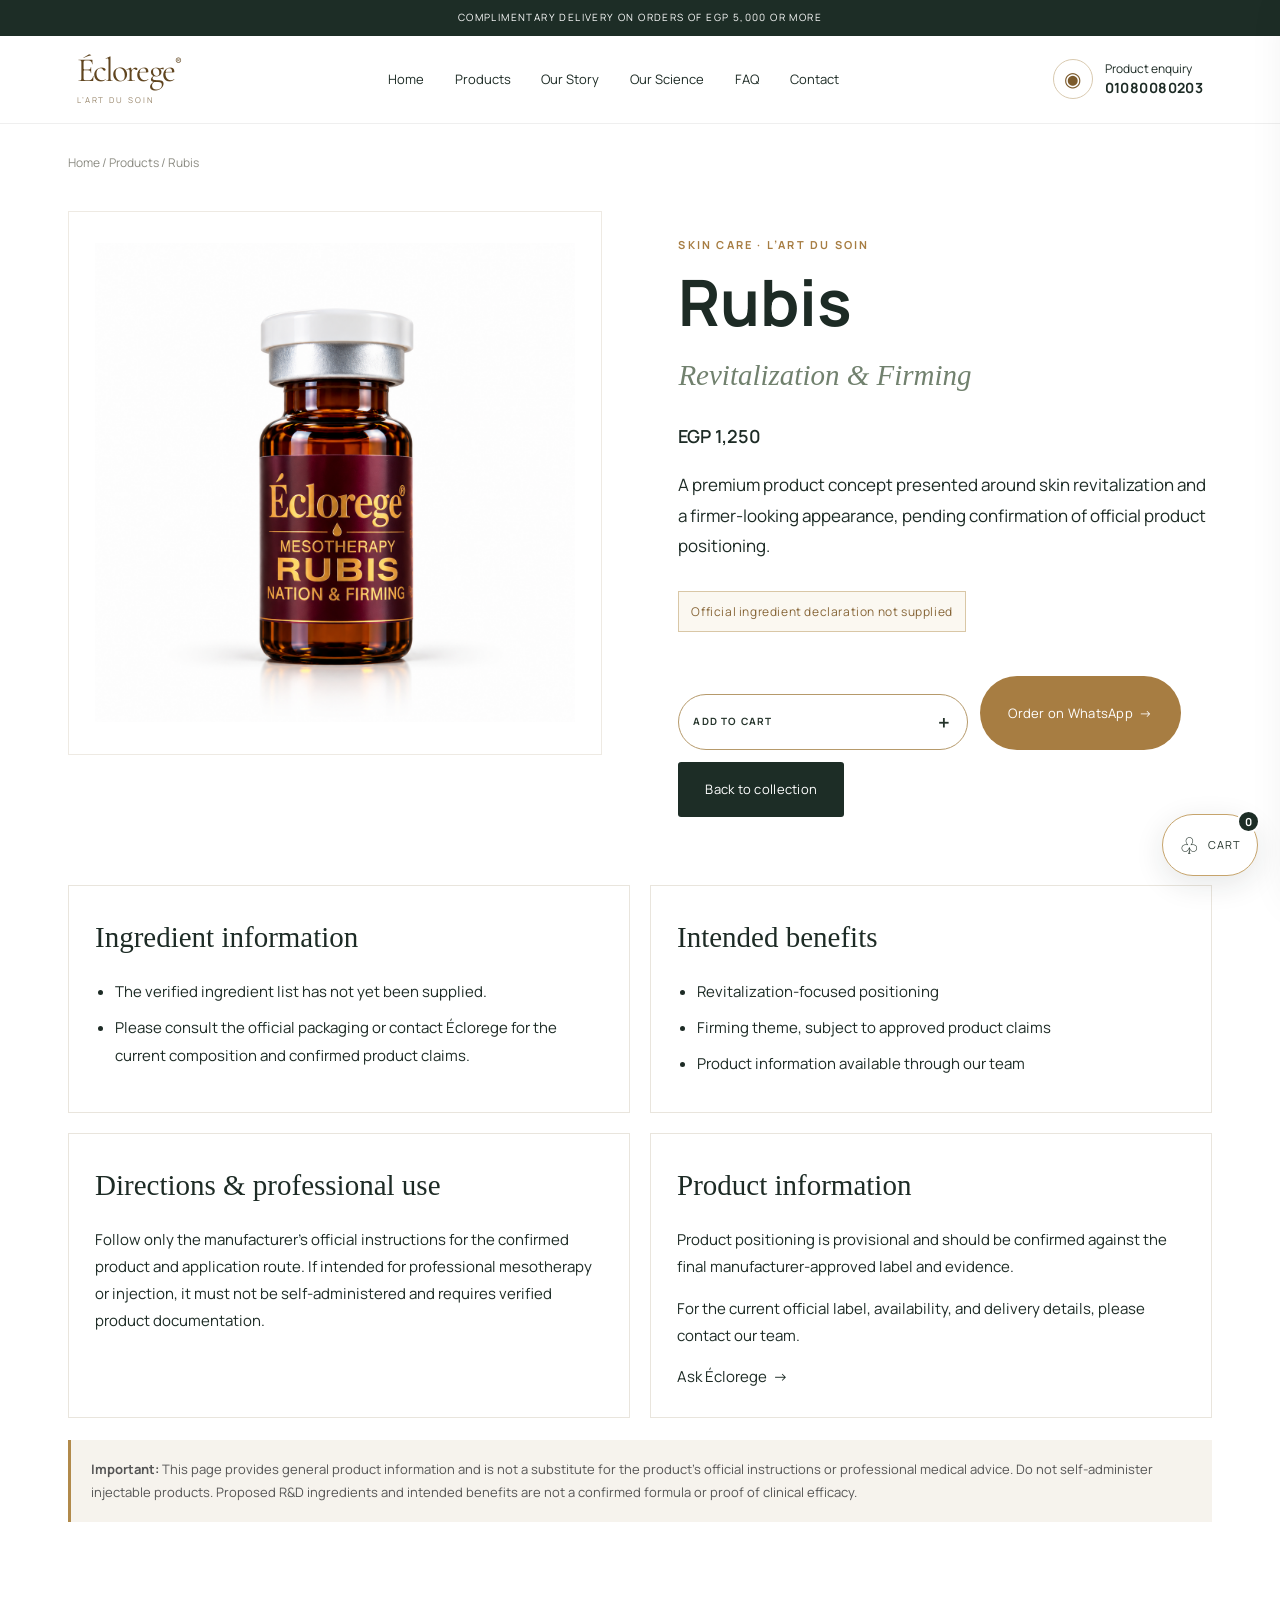
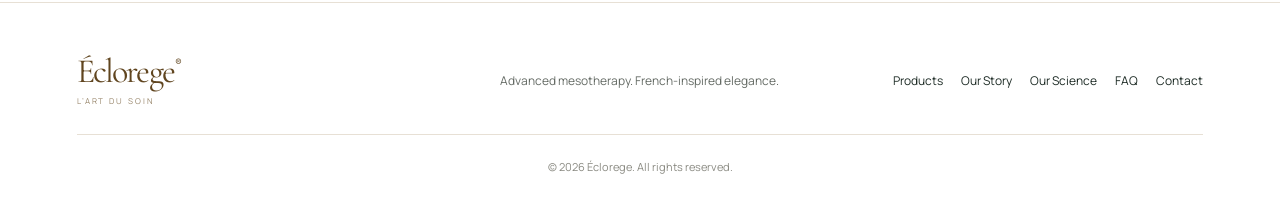
<file: products/rubis.html>
<!doctype html>
<html lang="en">
<head>
<meta charset="utf-8">
<meta name="viewport" content="width=device-width,initial-scale=1">
<meta name="description" content="Rubis by Éclorege — Revitalization &amp; Firming. French-inspired elegance and clear product information.">
<title>Rubis | Éclorege</title>
<link rel="stylesheet" href="../styles.css">
<style>
.product-profile{max-width:1200px;margin:0 auto;padding:38px 28px 80px}
.profile-layout{display:grid;grid-template-columns:minmax(0,1fr) minmax(0,1fr);gap:clamp(34px,6vw,84px);align-items:start}
.profile-image{background:#fff;border:1px solid #eeeae3;min-height:540px;display:flex;align-items:center;justify-content:center;padding:26px}
.profile-image img{display:block;width:100%;height:490px;object-fit:contain}
.profile-copy{padding:20px 0}
.profile-copy h1{font-size:clamp(42px,5vw,68px);line-height:1.02;margin:12px 0 16px}
.profile-subtitle{font-family:Georgia,serif;font-style:italic;color:var(--sage,#71816e);font-size:clamp(20px,2.3vw,29px);margin-bottom:20px}
.profile-price{font-weight:600;font-size:18px;margin:18px 0}
.profile-intro{font-size:17px;line-height:1.8;max-width:570px}
.profile-status{display:inline-block;border:1px solid #d9c7a6;color:#876638;background:#fbf8f1;padding:9px 12px;font-size:12px;letter-spacing:.05em;margin:12px 0 20px}
.profile-sections{display:grid;grid-template-columns:1fr 1fr;gap:20px;margin-top:48px}
.profile-panel{border:1px solid #e9e5dd;padding:26px;background:#fff}
.profile-panel h2{font-family:Georgia,serif;font-weight:400;font-size:29px;margin:0 0 16px}
.profile-panel ul{margin:0;padding-left:20px;line-height:1.85}
.profile-panel li{margin:0 0 8px}
.profile-panel p{line-height:1.8}
.profile-note{background:#f6f3ed;border-left:3px solid #b18a4b;padding:18px 20px;margin-top:22px;font-size:13px;line-height:1.8;color:#555}
.profile-actions{display:flex;gap:12px;flex-wrap:wrap;margin-top:24px}
.product-title-link{color:inherit;text-decoration:none}
.product-title-link:hover{color:#9b783e}
@media(max-width:760px){
 .product-profile{padding:20px 18px 54px}
 .profile-layout{grid-template-columns:1fr;gap:20px}
 .profile-image{min-height:0;padding:18px}
 .profile-image img{height:min(78vw,450px)}
 .profile-copy{padding:4px 0}
 .profile-sections{grid-template-columns:1fr;margin-top:30px}
 .profile-panel{padding:22px}
}
</style>
</head>
<body>
<div class="announcement">Complimentary delivery on orders of EGP 5,000 or more</div>
<header class="site-header">
<a class="wordmark" href="../index.html" aria-label="Éclorege home">Éclorege<span>®</span><small>L’ART DU SOIN</small></a>
<button class="menu-toggle" aria-label="Open navigation" aria-expanded="false">☰</button>
<nav class="main-nav"><a href="../index.html">Home</a><a href="../collection.html">Products</a><a href="../story.html">Our Story</a><a href="../science.html">Our Science</a><a href="../faq.html">FAQ</a><a href="../contact.html">Contact</a></nav>
<a class="header-whatsapp" target="_blank" rel="noopener" href="https://wa.me/201080080203?text=Bonjour%20%C3%89clorege%2C%20I%20have%20a%20question%20about%20Rubis.%20Please%20share%20the%20official%20product%20information%20and%20directions%20for%20use."><span class="wa-icon">◉</span><span>Product enquiry<strong>01080080203</strong></span></a>
</header>
<main>
<div class="breadcrumbs" style="max-width:1200px;margin:28px auto 0;padding:0 28px"><a href="../index.html">Home</a> / <a href="../collection.html">Products</a> / Rubis</div>
<section class="product-profile">
<div class="profile-layout">
<div class="profile-image"><img src="../assets/rubis.png" alt="Éclorege Rubis product vial on a white background"></div>
<div class="profile-copy">
<span class="eyebrow">SKIN CARE · L’ART DU SOIN</span>
<h1>Rubis</h1>
<div class="profile-subtitle">Revitalization &amp; Firming</div>
<div class="profile-price">EGP 1,250</div>
<p class="profile-intro">A premium product concept presented around skin revitalization and a firmer-looking appearance, pending confirmation of official product positioning.</p>
<div class="profile-status">Official ingredient declaration not supplied</div>
<div class="profile-actions"><button class="btn btn-gold add-cart-btn product-add-cart" type="button" data-add-cart data-id="rubis" data-name="Rubis" data-price="1250" data-image="../assets/rubis.png">Add to Cart <span>＋</span></button><a class="btn btn-gold" target="_blank" rel="noopener" href="https://wa.me/201080080203?text=Bonjour%20%C3%89clorege%2C%20I%20would%20like%20to%20enquire%20about%20Rubis%20%28Price%20on%20request%29.%20Please%20confirm%20availability%2C%20official%20product%20information%2C%20and%20delivery%20details.">Order on WhatsApp&nbsp; →</a><a class="btn" href="../collection.html">Back to collection</a></div>
</div>
</div>
<div class="profile-sections">
<section class="profile-panel"><h2>Ingredient information</h2><ul><li>The verified ingredient list has not yet been supplied.</li><li>Please consult the official packaging or contact Éclorege for the current composition and confirmed product claims.</li></ul></section>
<section class="profile-panel"><h2>Intended benefits</h2><ul><li>Revitalization-focused positioning</li><li>Firming theme, subject to approved product claims</li><li>Product information available through our team</li></ul></section>
<section class="profile-panel"><h2>Directions & professional use</h2><p>Follow only the manufacturer’s official instructions for the confirmed product and application route. If intended for professional mesotherapy or injection, it must not be self-administered and requires verified product documentation.</p></section>
<section class="profile-panel"><h2>Product information</h2><p>Product positioning is provisional and should be confirmed against the final manufacturer-approved label and evidence.</p><p>For the current official label, availability, and delivery details, please contact our team.</p><a target="_blank" rel="noopener" href="https://wa.me/201080080203?text=Bonjour%20%C3%89clorege%2C%20I%20have%20a%20question%20about%20Rubis.%20Please%20share%20the%20official%20product%20information%20and%20directions%20for%20use.">Ask Éclorege&nbsp; →</a></section>
</div>
<div class="profile-note"><strong>Important:</strong> This page provides general product information and is not a substitute for the product’s official instructions or professional medical advice. Do not self-administer injectable products. Proposed R&amp;D ingredients and intended benefits are not a confirmed formula or proof of clinical efficacy.</div>
</section>
</main>
<footer class="site-footer">
<a class="wordmark" href="../index.html">Éclorege<span>®</span><small>L’ART DU SOIN</small></a>
<p>Advanced mesotherapy. French-inspired elegance.</p>
<div class="footer-links"><a href="../collection.html">Products</a><a href="../story.html">Our Story</a><a href="../science.html">Our Science</a><a href="../faq.html">FAQ</a><a href="../contact.html">Contact</a></div>
<small>© 2026 Éclorege. All rights reserved.</small>
</footer>
<script src="../app.js"></script>

<button class="cart-fab" type="button" aria-label="Open shopping cart" data-cart-open><span class="cart-bag">♧</span><span class="cart-fab-label">Cart</span><b class="cart-count" data-cart-count>0</b></button>
<div class="cart-backdrop" data-cart-close></div>
<aside class="cart-drawer" aria-label="Shopping cart" aria-hidden="true"><div class="cart-head"><div><span class="cart-kicker">ÉCLOREGE</span><h2>Your selection</h2></div><button class="cart-close" type="button" aria-label="Close cart" data-cart-close>×</button></div><div class="cart-items" data-cart-items><div class="cart-empty">Your selection will appear here.<br><span>Add a product to begin.</span></div></div><div class="cart-summary"><div class="cart-subtotal"><span>Subtotal</span><strong data-cart-total>EGP 0</strong></div><p>Delivery fees, if applicable, will be confirmed on WhatsApp.</p><button type="button" class="btn btn-gold cart-checkout" data-cart-checkout>Continue to checkout <span>→</span></button><button type="button" class="cart-continue" data-cart-close>Continue shopping</button></div></aside>
<div class="checkout-modal" data-checkout-modal aria-hidden="true"><div class="checkout-card"><button class="cart-close checkout-x" type="button" data-checkout-close aria-label="Close checkout">×</button><span class="cart-kicker">ÉCLOREGE</span><h2>Delivery details</h2><p>Complete your details to prepare your WhatsApp order.</p><form data-checkout-form><label>Full name<input name="name" required autocomplete="name" placeholder="Your full name"></label><div class="checkout-row"><label>Mobile number<input name="phone" required type="tel" autocomplete="tel" placeholder="01xxxxxxxxx"></label><label>Governorate<input name="governorate" required placeholder="e.g. Cairo"></label></div><label>Area / district<input name="area" required placeholder="Area or district"></label><label>Full address<textarea name="address" required rows="3" placeholder="Street, building, floor, apartment..."></textarea></label><label>Additional notes <span class="optional">(optional)</span><textarea name="notes" rows="2" placeholder="Landmark or delivery notes"></textarea></label><div class="checkout-total"><span>Order subtotal</span><strong data-checkout-total>EGP 0</strong></div><button class="btn btn-gold checkout-submit" type="submit">Send order via WhatsApp <span>↗</span></button></form></div></div>

<script src="../cart.js"></script>
</body>
</html>
</file>
<file: styles.css>
@import url('https://fonts.googleapis.com/css2?family=Cormorant+Garamond:wght@400;500;600;700&family=Manrope:wght@400;500;600;700&display=swap');
:root{--ink:#1d2823;--muted:#73766f;--paper:#f8f6f1;--white:#fff;--gold:#a47d45;--gold-light:#c6a46c;--line:#e8e2d7;--forest:#1d2d26;--serif:'Playfair Display',Georgia,serif;--sans:'DM Sans',Arial,sans-serif}*{box-sizing:border-box}html{scroll-behavior:smooth}body{margin:0;background:var(--white);color:var(--ink);font-family:var(--sans);font-size:14px;line-height:1.7}a{color:inherit;text-decoration:none}button{font:inherit}.announcement{background:var(--forest);color:#fff;text-align:center;padding:8px 12px;font-size:9px;letter-spacing:.16em;text-transform:uppercase}.site-header{height:82px;padding:0 clamp(20px,6vw,92px);display:flex;align-items:center;justify-content:space-between;gap:26px;background:rgba(255,255,255,.96);border-bottom:1px solid rgba(29,40,35,.07);position:sticky;top:0;z-index:30;backdrop-filter:blur(12px)}.wordmark{font-family:var(--serif);font-size:29px;letter-spacing:-.06em;line-height:1;color:#60451f;display:inline-flex;flex-direction:column;align-items:flex-start;white-space:nowrap}.wordmark span{font:10px var(--sans);display:inline;position:absolute;margin-left:84px;margin-top:0}.wordmark small{font:6px var(--sans);letter-spacing:.25em;color:#98866b;margin-top:6px}.main-nav{display:flex;align-items:center;gap:clamp(14px,2.3vw,34px);font-size:11px}.main-nav a{position:relative;transition:color .25s}.main-nav a:after{content:'';height:1px;position:absolute;left:0;right:100%;bottom:-8px;background:var(--gold);transition:right .3s}.main-nav a:hover{color:var(--gold)}.main-nav a:hover:after{right:0}.header-whatsapp{display:flex;align-items:center;gap:10px;font-size:10px;line-height:1.4;white-space:nowrap}.header-whatsapp strong{display:block;font-size:12px;letter-spacing:.03em}.wa-icon{display:grid;place-items:center;border:1px solid #d8c9af;border-radius:50%;width:35px;height:35px;font-size:20px;color:#7c5b2d}.menu-toggle{display:none;background:none;border:0;font-size:24px}.hero{min-height:610px;display:grid;grid-template-columns: .92fr 1.08fr;background:var(--paper);overflow:hidden}.hero-copy{padding:clamp(50px,7vw,100px) 7vw clamp(45px,6vw,75px) clamp(25px,6vw,90px);display:flex;flex-direction:column;justify-content:center;align-items:flex-start;position:relative;z-index:2}.eyebrow{font-size:9px;font-weight:700;letter-spacing:.25em;color:var(--gold);text-transform:uppercase}.hero h1{font:clamp(48px,5.3vw,78px)/1.02 var(--serif);font-weight:400;letter-spacing:-.055em;margin:24px 0 22px;max-width:580px}.hero h1 em{font-weight:400;color:#687b69}.hero-copy p{max-width:410px;color:#686b64;font-size:14px;line-height:1.9;margin:0 0 28px}.btn{display:inline-flex;align-items:center;justify-content:center;gap:14px;padding:15px 24px;border-radius:3px;background:var(--forest);color:#fff;font-size:11px;letter-spacing:.02em;transition:transform .3s,background .3s,box-shadow .3s}.btn:hover{background:#344c3f;transform:translateY(-3px);box-shadow:0 12px 25px #1d2d2620}.btn-gold{background:var(--gold);border-radius:40px;padding:15px 25px}.btn-gold:hover{background:#896331}.hero-note{margin-top:26px;font-size:9px;color:#8b8a80;letter-spacing:.04em;display:flex;gap:10px;align-items:center}.hero-note:before{content:'';width:28px;height:1px;background:var(--gold)}.hero-media{position:relative;min-height:540px;background:#e9dfd0;overflow:hidden;display:grid;place-items:center}.hero-media:before{content:'';position:absolute;inset:0;background:linear-gradient(90deg,#f8f6f1 0%,transparent 30%),radial-gradient(circle at 55% 55%,#fff9ed 0,transparent 48%);z-index:1;pointer-events:none}.hero-media video,.hero-media .hero-poster{width:100%;height:100%;position:absolute;inset:0;object-fit:cover}.hero-media .hero-poster{background:linear-gradient(140deg,#f3e8d7,#d9c3a2 58%,#f7f2e8);display:grid;place-items:center}.hero-poster img{height:85%;width:85%;object-fit:contain;mix-blend-mode:multiply;filter:drop-shadow(0 25px 22px #59452a20);animation:float 6s ease-in-out infinite}.hero-media video{z-index:0}.hero-stamp{position:absolute;z-index:2;bottom:28px;right:30px;color:#7c6c51;letter-spacing:.25em;font-size:8px;text-transform:uppercase}.trust-strip{display:grid;grid-template-columns:repeat(4,1fr);padding:21px 6vw;border-bottom:1px solid var(--line);background:#fff}.trust-item{display:flex;justify-content:center;align-items:center;gap:12px;padding:0 14px;border-right:1px solid var(--line);font-size:10px}.trust-item:last-child{border:0}.trust-symbol{font:24px var(--serif);color:var(--gold)}.trust-item strong{display:block;font-size:10px;font-weight:600}.trust-item small{color:var(--muted);font-size:9px}.section{padding:100px clamp(22px,6vw,90px)}.section-head{text-align:center;margin:0 auto 45px;max-width:650px}.section-head h2{font:clamp(34px,4vw,52px)/1.15 var(--serif);letter-spacing:-.04em;font-weight:400;margin:14px 0}.section-head p{color:var(--muted);font-size:12px}.product-grid{display:grid;grid-template-columns:repeat(5,minmax(0,1fr));gap:22px}.product-card{min-width:0;opacity:0;transform:translateY(20px);transition:opacity .7s,transform .7s}.product-card.visible{opacity:1;transform:translateY(0)}.product-image{display:block;position:relative;background:#fff;aspect-ratio: .8;overflow:hidden;border:1px solid #f0eee9}.product-image img{width:100%;height:100%;object-fit:contain;padding:8%;transition:transform .6s cubic-bezier(.2,.7,.2,1)}.product-card:hover .product-image img{transform:scale(1.055)}.product-tag{position:absolute;left:12px;top:12px;font-size:8px;letter-spacing:.14em;color:#88734f}.product-meta{padding:17px 2px}.product-meta h3{font:20px var(--serif);font-weight:400;margin:0 0 4px}.product-meta p{color:var(--muted);font-size:10px;min-height:30px;margin:0 0 12px}.product-bottom{display:flex;justify-content:space-between;align-items:center;gap:10px}.price{font-weight:700;font-size:11px}.round-arrow{width:34px;height:34px;border:1px solid #b99a69;border-radius:50%;display:grid;place-items:center;color:#785a2c;transition:all .25s}.round-arrow:hover{background:var(--gold);color:#fff;transform:rotate(45deg)}.split-feature{display:grid;grid-template-columns:1fr 1fr;min-height:390px;background:var(--paper)}.split-image{min-height:390px;overflow:hidden;background:#f4e9d9}.split-image img{width:100%;height:100%;object-fit:cover;display:block}.split-copy{padding:clamp(35px,6vw,85px);display:flex;flex-direction:column;align-items:flex-start;justify-content:center}.split-copy h2{font:clamp(34px,4vw,52px)/1.1 var(--serif);font-weight:400;margin:15px 0}.split-copy p{max-width:460px;color:var(--muted);font-size:12px;line-height:2;margin-bottom:24px}.dark-band{background:var(--forest);color:#fff;padding:70px 8vw;display:grid;grid-template-columns:.5fr 1.5fr;gap:40px;align-items:center}.dark-monogram{font:clamp(75px,10vw,130px) var(--serif);color:#c9ad7c;text-align:center}.dark-band h2{font:clamp(32px,4vw,48px)/1.1 var(--serif);font-weight:400;margin:10px 0}.dark-band p{color:#d0d5ce;max-width:650px;font-size:12px;line-height:2}.page-hero{padding:88px 24px 76px;text-align:center;background:var(--paper)}.page-hero h1{font:clamp(42px,6vw,68px)/1.08 var(--serif);font-weight:400;letter-spacing:-.04em;margin:16px 0}.page-hero p{max-width:620px;margin:0 auto;color:var(--muted);font-size:13px}.collection-tools{display:flex;justify-content:center;gap:10px;margin:-10px 0 38px;flex-wrap:wrap}.filter-btn{border:1px solid var(--line);background:white;padding:9px 17px;border-radius:25px;font-size:10px;cursor:pointer}.filter-btn.active,.filter-btn:hover{background:var(--gold);color:#fff;border-color:var(--gold)}.product-detail{display:grid;grid-template-columns:1fr 1fr;gap:clamp(35px,7vw,100px);padding:70px clamp(22px,8vw,120px) 95px;max-width:1440px;margin:auto}.detail-gallery{display:grid;grid-template-columns:75px 1fr;gap:15px;align-items:start}.thumbs{display:grid;gap:12px}.thumb{border:1px solid var(--line);background:#fff;padding:4px;cursor:pointer}.thumb img{width:100%;display:block}.detail-main-image{aspect-ratio:.83;background:#fff;border:1px solid #f0eee9;display:grid;place-items:center;overflow:hidden}.detail-main-image img{width:100%;height:100%;object-fit:contain;padding:6%;transition:transform .5s}.detail-main-image:hover img{transform:scale(1.03)}.detail-info{padding-top:16px}.breadcrumbs{font-size:10px;color:#8b8b82;margin-bottom:36px}.detail-info h1{font:clamp(40px,4vw,58px)/1.08 var(--serif);font-weight:400;letter-spacing:-.04em;margin:12px 0}.detail-subtitle{font:20px var(--serif);color:#87673d}.detail-price{font-size:18px;font-weight:600;margin:25px 0}.detail-description{font-size:13px;color:var(--muted);line-height:2;border-top:1px solid var(--line);padding-top:22px}.benefit-grid{display:grid;grid-template-columns:1fr 1fr;gap:14px;margin:26px 0}.benefit{display:flex;gap:9px;font-size:10px;align-items:flex-start}.benefit span{color:var(--gold);font-size:17px}.detail-actions{display:flex;gap:12px;flex-wrap:wrap;margin:30px 0}.detail-actions .btn{min-width:200px}.text-link{border-bottom:1px solid var(--gold);padding-bottom:4px;font-size:11px}.detail-disclaimer{font-size:10px;color:#85857e;line-height:1.8;margin-top:25px}.info-grid{display:grid;grid-template-columns:repeat(3,1fr);gap:22px;margin-top:42px}.info-card{padding:28px;border:1px solid var(--line);background:#fff}.info-card .number{font:30px var(--serif);color:var(--gold)}.info-card h3{font:22px var(--serif);font-weight:400;margin:12px 0}.info-card p{color:var(--muted);font-size:11px;line-height:1.9}.faq-list{max-width:820px;margin:0 auto}.faq-list details{border-bottom:1px solid var(--line);padding:20px 0}.faq-list summary{cursor:pointer;font:20px var(--serif);list-style:none;display:flex;justify-content:space-between;gap:20px}.faq-list summary:after{content:'+';color:var(--gold);font:20px var(--sans)}.faq-list details[open] summary:after{content:'−'}.faq-list details p{font-size:12px;color:var(--muted);line-height:2;max-width:700px}.contact-panel{max-width:760px;margin:0 auto;text-align:center;padding:50px 25px;border:1px solid var(--line);background:var(--paper)}.site-footer{padding:45px clamp(22px,6vw,90px) 25px;display:grid;grid-template-columns:1fr 1fr 1fr;gap:25px;align-items:center;border-top:1px solid var(--line)}.site-footer p{font-size:10px;color:var(--muted);text-align:center}.footer-links{display:flex;justify-content:flex-end;gap:15px;flex-wrap:wrap;font-size:10px}.site-footer>small{grid-column:1/-1;text-align:center;color:#8a8a82;font-size:9px;padding-top:22px;border-top:1px solid var(--line)}.reveal{opacity:0;transform:translateY(24px);transition:opacity .8s ease,transform .8s ease}.reveal.visible{opacity:1;transform:translateY(0)}@keyframes float{0%,100%{transform:translateY(0)}50%{transform:translateY(-12px)}}@media(prefers-reduced-motion:reduce){*,*:before,*:after{scroll-behavior:auto!important;animation:none!important;transition:none!important}.reveal,.product-card{opacity:1;transform:none}}@media(max-width:1100px){.main-nav{gap:14px}.header-whatsapp{font-size:9px}.product-grid{grid-template-columns:repeat(3,minmax(0,1fr))}.hero{grid-template-columns:1fr 1fr}.hero h1{font-size:clamp(42px,5vw,62px)}}@media(max-width:760px){.site-header{height:72px;padding:0 18px;gap:12px}.wordmark{font-size:26px}.menu-toggle{display:block;margin-left:auto;order:2}.header-whatsapp{order:3}.header-whatsapp .wa-icon{width:31px;height:31px}.header-whatsapp span:last-child{display:none}.main-nav{display:none;position:absolute;left:0;right:0;top:71px;background:#fff;padding:22px;box-shadow:0 18px 25px #0000000c;flex-direction:column;align-items:flex-start;gap:18px}.main-nav.open{display:flex}.hero{grid-template-columns:1fr}.hero-copy{padding:55px 25px 45px}.hero h1{font-size:clamp(47px,12vw,67px);margin:17px 0}.hero-media{min-height:380px;grid-row:1}.hero-media:before{background:linear-gradient(0deg,#f8f6f1 0%,transparent 30%)}.hero-poster img{width:80%;height:88%}.trust-strip{grid-template-columns:1fr 1fr;padding:15px 10px;row-gap:15px}.trust-item{justify-content:flex-start;border-right:0;padding:7px 10px}.section{padding:65px 20px}.section-head{margin-bottom:30px}.product-grid{grid-template-columns:repeat(2,minmax(0,1fr));gap:18px 12px}.product-meta h3{font-size:18px}.product-meta p{font-size:10px}.split-feature{grid-template-columns:1fr}.split-image{min-height:270px;max-height:340px}.split-copy{padding:40px 25px}.dark-band{grid-template-columns:1fr;gap:10px;padding:45px 25px}.dark-monogram{text-align:left;font-size:70px}.page-hero{padding:65px 20px 55px}.product-detail{grid-template-columns:1fr;padding:35px 20px 60px;gap:25px}.detail-gallery{grid-template-columns:55px 1fr}.detail-info{padding-top:0}.breadcrumbs{margin-bottom:20px}.detail-info h1{font-size:44px}.detail-actions .btn{flex:1;min-width:0}.info-grid{grid-template-columns:1fr}.site-footer{grid-template-columns:1fr;text-align:center;padding:38px 20px 20px}.site-footer .wordmark{margin:auto}.site-footer p{margin:0}.footer-links{justify-content:center}.site-footer>small{grid-column:auto}.detail-main-image{aspect-ratio:1}.product-image{aspect-ratio:.83}}

/* Éclorege premium refinement — French editorial typography, clearer sizing, real hero film */
:root{
  --ink:#1d2b25; --muted:#656b65; --paper:#f7f4ee; --white:#fff;
  --gold:#a77d42; --gold-light:#d0b17b; --line:#e7e0d5; --forest:#1d2d26;
  --serif:'Cormorant Garamond', 'Times New Roman', serif;
  --sans:'Manrope', Arial, sans-serif;
}
body{font-size:15px;line-height:1.75;-webkit-font-smoothing:antialiased;text-rendering:optimizeLegibility}
.announcement{font-size:10px;letter-spacing:.14em;padding:9px 14px}
.site-header{min-height:88px;height:auto;padding:15px clamp(22px,6vw,96px);gap:30px}
.wordmark{font-size:34px;letter-spacing:-.055em}
.wordmark span{margin-left:98px;font-size:11px}
.wordmark small{font-size:8px;letter-spacing:.24em}
.main-nav{gap:clamp(18px,2.4vw,38px);font-size:13px}
.header-whatsapp{font-size:12px;gap:12px}
.header-whatsapp strong{font-size:14px}
.wa-icon{width:40px;height:40px}
.hero{min-height:680px;grid-template-columns:minmax(0,.9fr) minmax(0,1.1fr)}
.hero-copy{padding:clamp(62px,7vw,112px) clamp(28px,5vw,80px) clamp(55px,6vw,90px) clamp(28px,6vw,96px)}
.eyebrow{font-size:11px;letter-spacing:.2em;line-height:1.7}
.hero h1{font-size:clamp(60px,6.2vw,94px);line-height:.94;letter-spacing:-.045em;margin:27px 0 25px;max-width:620px}
.hero-copy p{font-size:16px;line-height:1.9;max-width:460px}
.btn{font-size:13px;padding:16px 27px;min-height:52px}
.btn-gold{padding:16px 28px}
.hero-note{font-size:11px;margin-top:30px}
.hero-media{min-height:680px;isolation:isolate;background:#f3eee5 url('assets/amber.png') center/contain no-repeat}
.hero-media video.hero-video{display:block;position:absolute;inset:0;width:100%;height:100%;object-fit:cover;object-position:center;z-index:0;background:#f7f4ee}
.hero-video-shade{position:absolute;inset:0;z-index:1;pointer-events:none;background:linear-gradient(90deg,rgba(247,244,238,.18),transparent 32%),linear-gradient(0deg,rgba(247,244,238,.18),transparent 24%)}
.hero-media:before{z-index:2;background:linear-gradient(90deg,rgba(247,244,238,.08),transparent 35%),radial-gradient(circle at 55% 52%,rgba(255,250,241,.06),transparent 52%)}
.hero-stamp{z-index:3;font-size:10px;letter-spacing:.2em;right:34px;bottom:30px;color:#6c604e;text-shadow:0 1px 10px rgba(255,255,255,.6)}
.trust-strip{padding:20px clamp(20px,6vw,90px);gap:18px}
.trust-item{gap:13px;padding:0 18px}
.trust-item strong{font-size:12px}
.trust-item small{font-size:11px;line-height:1.6}
.section{padding:clamp(78px,8vw,120px) clamp(22px,6vw,96px)}
.section-head{max-width:760px;margin-bottom:54px}
.section-head h2{font-size:clamp(46px,5vw,68px);line-height:1.02;letter-spacing:-.035em;margin:18px 0}
.section-head p{font-size:15px;line-height:1.8}
.product-grid{gap:24px}
.product-image{aspect-ratio:.86;background:#fff;border:1px solid #eeeae3;box-shadow:0 7px 24px rgba(50,38,20,.025)}
.product-image img{padding:3%;object-fit:contain;transition:transform .8s cubic-bezier(.2,.7,.2,1)}
.product-card:hover .product-image img{transform:scale(1.075)}
.product-tag{font-size:10px;letter-spacing:.12em;left:15px;top:15px}
.product-meta{padding:19px 2px}
.product-meta h3{font-size:25px;line-height:1.15;margin-bottom:7px}
.product-meta p{font-size:12px;line-height:1.6;min-height:38px;margin-bottom:15px}
.price{font-size:13px}
.round-arrow{width:38px;height:38px;font-size:18px}
.split-feature{min-height:500px}
.split-image{min-height:500px;background:#fff}
.split-image img{object-fit:contain;padding:5%;background:#fff}
.split-copy{padding:clamp(48px,7vw,100px)}
.split-copy h2{font-size:clamp(44px,5vw,66px);line-height:1.02;letter-spacing:-.03em}
.split-copy p,.dark-band p{font-size:15px;line-height:1.9}
.text-link{font-size:13px}
.dark-band{padding:clamp(60px,7vw,100px) 9vw;gap:55px}
.dark-band h2{font-size:clamp(42px,5vw,64px);line-height:1.02;letter-spacing:-.025em}
.page-hero{padding:clamp(72px,8vw,112px) 24px 84px}
.page-hero h1{font-size:clamp(52px,6vw,78px);line-height:1;letter-spacing:-.035em}
.page-hero p{font-size:16px;line-height:1.9}
.filter-btn{font-size:12px;padding:11px 20px}
.product-detail{gap:clamp(42px,7vw,110px);padding:80px clamp(24px,8vw,130px) 110px}
.detail-gallery{grid-template-columns:86px minmax(0,1fr);gap:18px}
.detail-main-image{background:#fff;box-shadow:0 10px 34px rgba(40,32,20,.035)}
.detail-main-image img{padding:3%;object-fit:contain}
.detail-info h1{font-size:clamp(52px,5vw,76px);line-height:.98;letter-spacing:-.035em}
.breadcrumbs{font-size:12px;margin-bottom:38px}
.detail-subtitle{font-size:25px;line-height:1.3}
.detail-price{font-size:22px;margin:28px 0}
.detail-description{font-size:15px;line-height:1.95;padding-top:25px}
.benefit-grid{gap:17px;margin:30px 0}
.benefit{font-size:13px;line-height:1.7;gap:11px}
.benefit span{font-size:20px}
.detail-disclaimer{font-size:12px;line-height:1.9}
.info-card{padding:32px}
.info-card h3{font-size:28px}
.info-card p{font-size:14px;line-height:1.9}
.faq-list summary{font-size:24px;padding:5px 0}
.faq-list details p{font-size:15px;line-height:1.9}
.contact-panel{padding:58px 30px}
.site-footer{padding:52px clamp(22px,6vw,96px) 28px;gap:28px}
.site-footer p{font-size:12px}
.footer-links{font-size:12px;gap:18px}
.site-footer>small{font-size:11px}
.reveal{transform:translateY(28px);transition:opacity .85s ease,transform .85s cubic-bezier(.2,.7,.2,1)}
@media(max-width:1100px){
 .site-header{padding-inline:28px}.main-nav{gap:16px;font-size:12px}
 .hero{min-height:600px}.hero-media{min-height:600px}.hero h1{font-size:clamp(56px,6vw,78px)}
 .product-grid{grid-template-columns:repeat(3,minmax(0,1fr))}
 .product-meta h3{font-size:23px}
}
@media(max-width:760px){
 .announcement{font-size:9px;letter-spacing:.1em}
 .site-header{min-height:72px;height:72px;padding:10px 17px;gap:10px}
 .wordmark{font-size:28px}.wordmark span{margin-left:80px;font-size:9px}.wordmark small{font-size:7px}
 .header-whatsapp{font-size:11px}.header-whatsapp .wa-icon{width:34px;height:34px}
 .main-nav{top:71px;font-size:15px;padding:24px 22px;gap:19px}
 .hero{grid-template-columns:1fr;min-height:0}
 .hero-copy{padding:44px 24px 48px;order:2}
 .hero-media{min-height:390px;height:56vw;max-height:520px;grid-row:auto;order:1}
 .hero-media video.hero-video{object-fit:cover;object-position:center}
 .hero h1{font-size:clamp(52px,13vw,76px);line-height:.95;margin:18px 0}
 .hero-copy p{font-size:15px;line-height:1.8}
 .eyebrow{font-size:10px;letter-spacing:.16em}
 .hero-note{font-size:11px}
 .trust-strip{padding:18px 13px;row-gap:14px;column-gap:5px}
 .trust-item{padding:6px 7px;gap:8px}.trust-item strong{font-size:11px}.trust-item small{font-size:10px}
 .section{padding:68px 18px}.section-head{margin-bottom:32px}.section-head h2{font-size:clamp(39px,10vw,55px)}.section-head p{font-size:14px}
 .product-grid{grid-template-columns:repeat(2,minmax(0,1fr));gap:20px 13px}
 .product-image{aspect-ratio:.78}.product-image img{padding:2%}
 .product-tag{font-size:8px;left:9px;top:9px}
 .product-meta{padding:14px 1px}.product-meta h3{font-size:21px}.product-meta p{font-size:11px;min-height:34px}
 .price{font-size:12px}.round-arrow{width:34px;height:34px}
 .split-feature{grid-template-columns:1fr}.split-image{min-height:320px;max-height:430px}.split-copy{padding:42px 24px}.split-copy h2{font-size:clamp(42px,10vw,58px)}.split-copy p,.dark-band p{font-size:14px}
 .dark-band{grid-template-columns:1fr;padding:46px 24px;gap:12px}.dark-monogram{font-size:70px}.dark-band h2{font-size:clamp(38px,9vw,52px)}
 .page-hero{padding:62px 20px 52px}.page-hero h1{font-size:clamp(46px,12vw,62px)}.page-hero p{font-size:14px}
 .product-detail{grid-template-columns:1fr;padding:28px 18px 62px;gap:28px}
 .detail-gallery{grid-template-columns:58px minmax(0,1fr);gap:12px}.detail-info h1{font-size:clamp(48px,12vw,62px)}.detail-subtitle{font-size:22px}.detail-price{font-size:21px}
 .detail-description{font-size:14px}.benefit{font-size:12px}.detail-actions .btn{font-size:12px;padding:14px 15px}
 .faq-list summary{font-size:21px}.faq-list details p{font-size:14px}
 .site-footer{grid-template-columns:1fr;text-align:center;padding:38px 20px 22px}.site-footer .wordmark{margin:auto}.footer-links{justify-content:center;font-size:12px}.site-footer>small{grid-column:auto}
}
@media(max-width:390px){.header-whatsapp .wa-icon{display:none}.product-meta h3{font-size:19px}.product-grid{gap:18px 10px}.hero-media{min-height:320px}}


/* Hero video repair: single continuous frame, no accidental split/collision */
.hero{min-height:0;grid-template-columns:minmax(0,.92fr) minmax(0,1.08fr);align-items:stretch}
.hero-copy{min-width:0}
.hero-media{position:relative;min-width:0;min-height:clamp(480px,43vw,650px);height:auto;aspect-ratio:4 / 3;align-self:stretch;overflow:hidden;isolation:isolate;background:#f3eee5 url('assets/hero-poster.jpg') center / cover no-repeat}
.hero-media video.hero-video{display:block;position:absolute;inset:0;width:100%;height:100%;max-width:none;max-height:none;object-fit:cover;object-position:52% center;z-index:0;background:#f3eee5;pointer-events:none}
.hero-video-shade{position:absolute;inset:0;z-index:1;pointer-events:none;background:linear-gradient(90deg,rgba(247,244,238,.12),transparent 28%),linear-gradient(0deg,rgba(247,244,238,.12),transparent 24%)}
.hero-media:before{z-index:2;pointer-events:none;background:linear-gradient(90deg,rgba(247,244,238,.05),transparent 30%)}
.hero-stamp{z-index:3}
@media(min-width:761px){.hero{grid-template-columns:minmax(0,.88fr) minmax(0,1.12fr)}.hero-media{aspect-ratio:1.25 / 1;min-height:clamp(500px,42vw,650px)}}
@media(max-width:760px){.hero{grid-template-columns:1fr}.hero-media{order:1;grid-row:auto;width:100%;min-height:0;height:auto;aspect-ratio:16 / 10;max-height:none}.hero-copy{order:2}.hero-media video.hero-video{object-fit:cover;object-position:52% center}}
@media(prefers-reduced-motion:reduce){.hero-media video.hero-video{display:none}}

/* Seven-product collection refinements */
.product-title-link { color: inherit; text-decoration: none; }
.product-title-link:hover { color: #9b783e; }
.product-card .product-image img { background: #fff; }
.product-card .product-image { background: #fff; }
.product-grid { align-items: stretch; }
@media (min-width: 1100px) { .product-grid { grid-template-columns: repeat(4, minmax(0, 1fr)); } }


/* Éclorege shopping cart */
.add-cart-btn{display:flex;align-items:center;justify-content:space-between;gap:12px;width:100%;border:1px solid #b69a6b;background:#fff;color:#25342b;padding:12px 14px;margin-top:12px;font-size:10px;font-weight:700;letter-spacing:.12em;text-transform:uppercase;cursor:pointer;transition:background .2s,color .2s}.add-cart-btn:hover{background:#1d2d26;color:#fff}.add-cart-btn span{font-size:17px}.product-add-cart{max-width:290px;margin-top:18px}
.cart-fab{position:fixed;right:22px;bottom:24px;z-index:70;border:1px solid #c6a46c;background:#fff;color:#24342b;min-width:72px;height:62px;border-radius:40px;display:flex;align-items:center;justify-content:center;gap:8px;padding:0 16px;box-shadow:0 8px 30px #1d28231c;cursor:pointer}.cart-bag{font-size:23px}.cart-fab-label{font-size:11px;letter-spacing:.08em;text-transform:uppercase}.cart-count{position:absolute;top:-5px;right:-3px;background:#1d2d26;color:white;border:2px solid white;border-radius:20px;min-width:23px;height:23px;display:grid;place-items:center;font-size:11px;padding:0 5px}
.cart-backdrop{position:fixed;inset:0;background:#111b16a6;z-index:79;opacity:0;visibility:hidden;transition:.25s}.cart-drawer{position:fixed;z-index:80;right:0;top:0;height:100dvh;width:min(440px,100%);background:#fff;box-shadow:-12px 0 40px #00000014;transform:translateX(105%);transition:transform .3s ease;display:flex;flex-direction:column;padding:26px 24px 22px}.cart-open .cart-backdrop{opacity:1;visibility:visible}.cart-open .cart-drawer{transform:translateX(0)}.cart-head{display:flex;align-items:flex-start;justify-content:space-between;border-bottom:1px solid #e8e2d7;padding-bottom:20px}.cart-kicker{font-size:9px;letter-spacing:.22em;color:#a47d45;font-weight:700}.cart-head h2,.checkout-card h2{font:400 34px/1.1 Georgia,serif;margin:7px 0 0}.cart-close{border:1px solid #e8e2d7;background:#fff;width:38px;height:38px;border-radius:50%;font-size:26px;line-height:1;cursor:pointer;color:#27342d}.cart-items{overflow:auto;flex:1;padding:10px 0}.cart-empty{text-align:center;color:#73766f;padding:55px 10px;font-family:Georgia,serif;font-size:20px}.cart-empty span{font:12px Arial,sans-serif}.cart-line{display:grid;grid-template-columns:76px 1fr auto;gap:13px;padding:16px 0;border-bottom:1px solid #eeeae3;align-items:start}.cart-line img{width:76px;height:90px;object-fit:contain;border:1px solid #eeeae3;background:#fff}.cart-line h3{font:400 20px/1.2 Georgia,serif;margin:3px 0 6px}.cart-line-price{font-size:12px;color:#73766f}.cart-line-total{font-weight:700;font-size:13px;white-space:nowrap}.cart-qty{display:flex;align-items:center;gap:12px;margin-top:12px}.cart-qty button{width:27px;height:27px;background:#fff;border:1px solid #d9d1c3;border-radius:50%;cursor:pointer}.cart-remove{border:0;background:none;color:#8a7960;text-decoration:underline;font-size:11px;margin-top:7px;cursor:pointer}.cart-summary{border-top:1px solid #e8e2d7;padding-top:17px}.cart-subtotal,.checkout-total{display:flex;justify-content:space-between;align-items:center;font-size:14px}.cart-subtotal strong,.checkout-total strong{font-size:20px}.cart-summary p{font-size:11px;color:#73766f;margin:8px 0 16px}.cart-checkout{width:100%;justify-content:space-between;cursor:pointer}.cart-continue{display:block;margin:12px auto 0;border:0;background:none;text-decoration:underline;color:#73766f;cursor:pointer;font-size:12px}.checkout-modal{position:fixed;inset:0;z-index:90;background:#111b16a8;display:flex;align-items:center;justify-content:center;padding:18px;opacity:0;visibility:hidden;transition:.2s}.checkout-modal.checkout-visible{opacity:1;visibility:visible}.checkout-card{position:relative;background:#fff;width:min(560px,100%);max-height:92dvh;overflow:auto;padding:30px clamp(20px,5vw,38px);box-shadow:0 20px 70px #0002}.checkout-x{position:absolute;right:18px;top:18px}.checkout-card h2{margin:10px 0}.checkout-card>p{color:#73766f;font-size:12px;margin:0 0 22px}.checkout-card form{display:grid;gap:13px}.checkout-card label{display:grid;gap:6px;font-size:11px;font-weight:700;letter-spacing:.03em}.checkout-card input,.checkout-card textarea{font:13px Arial,sans-serif;border:1px solid #ded8ce;padding:12px;background:#fff;border-radius:0;width:100%;color:#1d2823}.checkout-card input:focus,.checkout-card textarea:focus{outline:1px solid #a47d45;border-color:#a47d45}.checkout-row{display:grid;grid-template-columns:1fr 1fr;gap:12px}.optional{font-weight:400;color:#73766f}.checkout-total{border-top:1px solid #e8e2d7;padding-top:14px;margin-top:3px}.checkout-submit{width:100%;justify-content:space-between;cursor:pointer}.cart-open{overflow:hidden}
@media(max-width:600px){.cart-fab{right:14px;bottom:16px;height:54px;min-width:58px;padding:0 13px}.cart-fab-label{display:none}.cart-drawer{padding:22px 18px 18px}.cart-line{grid-template-columns:66px 1fr auto;gap:10px}.cart-line img{width:66px;height:80px}.checkout-row{grid-template-columns:1fr}.checkout-card{padding-top:34px}}
</file>
